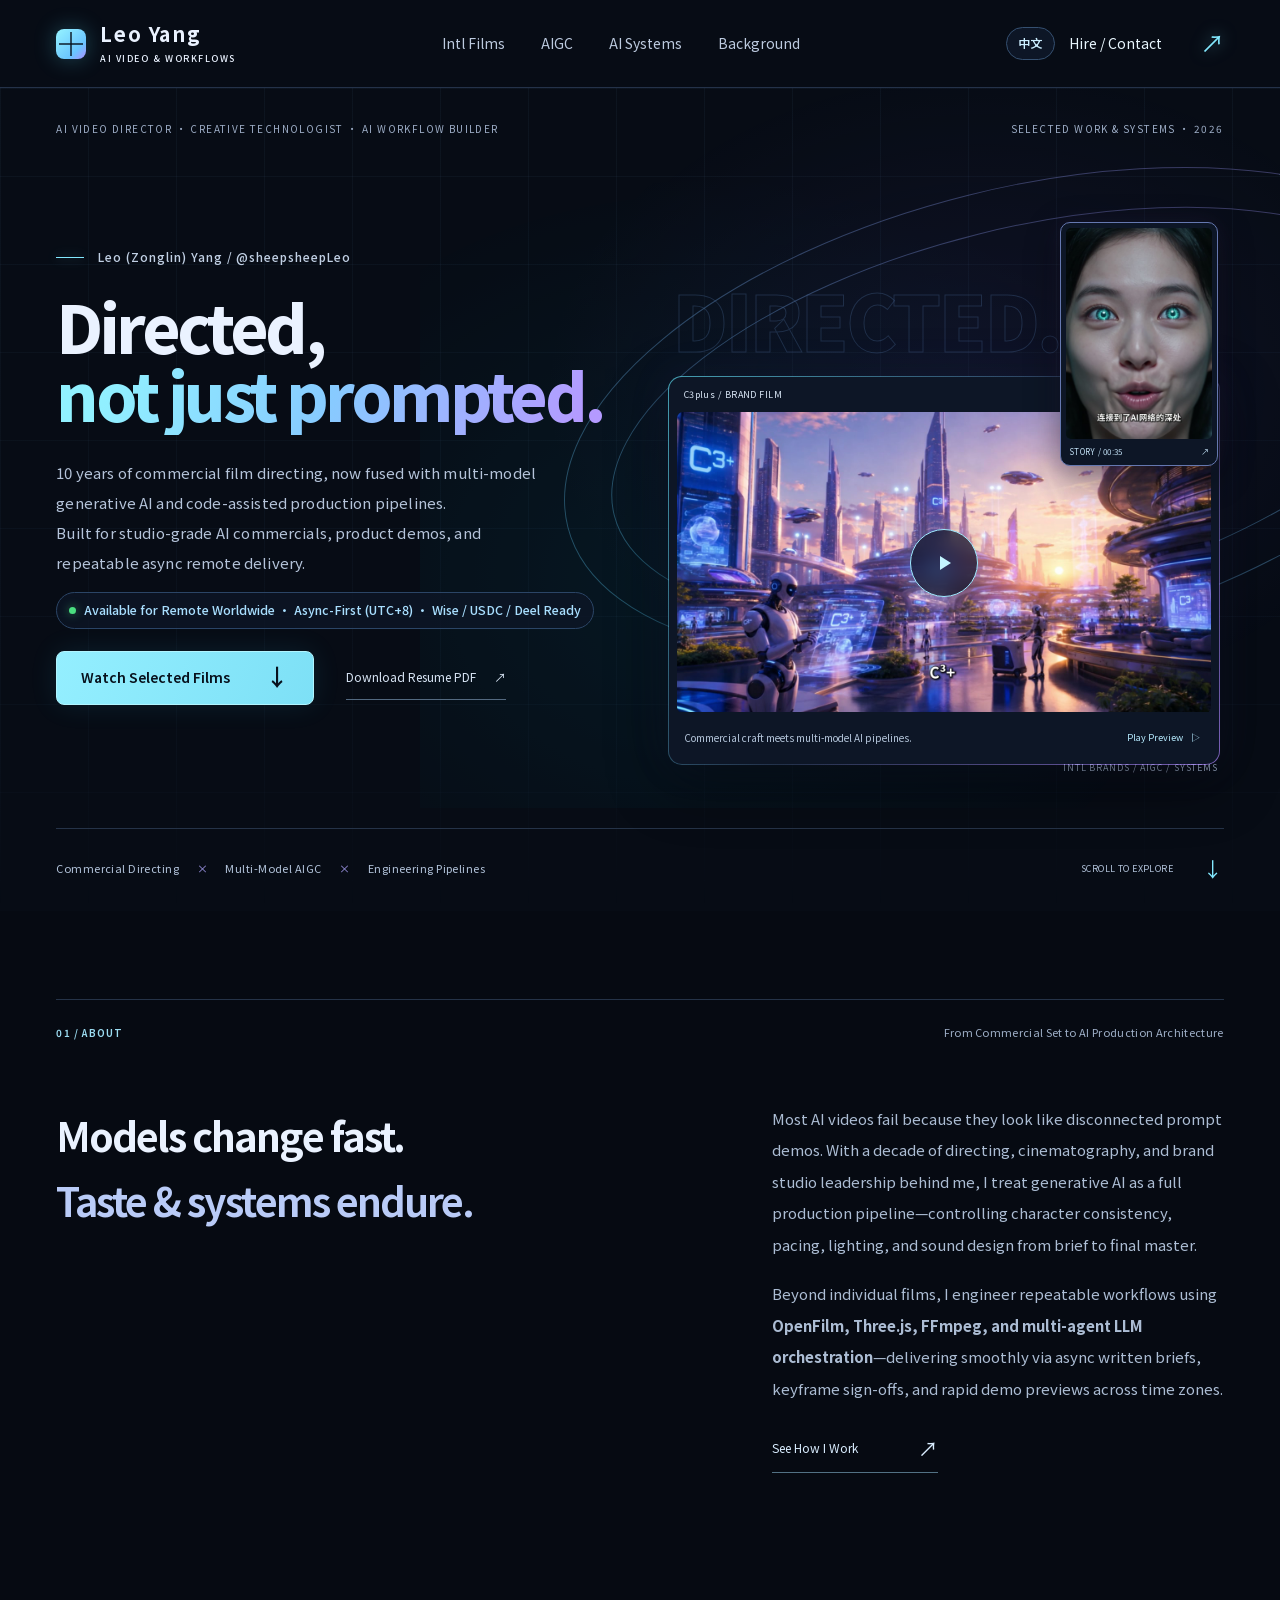
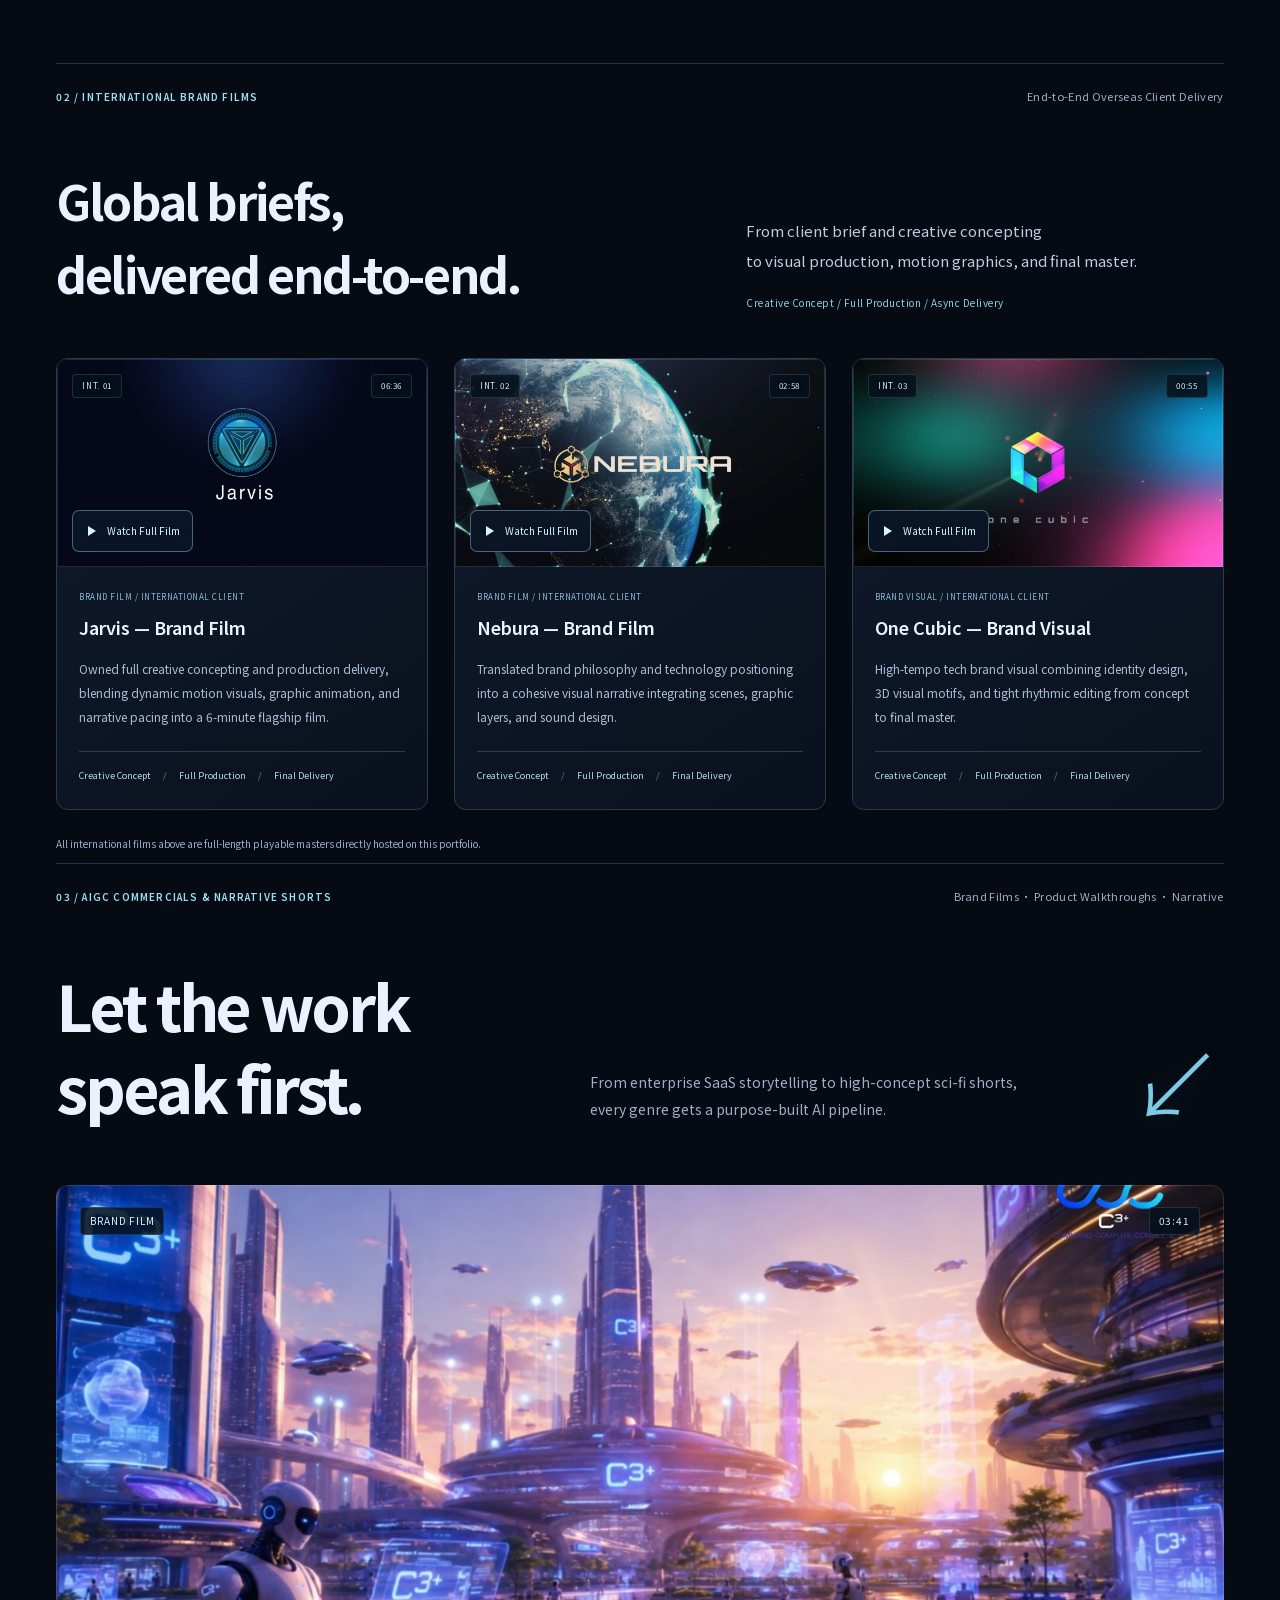
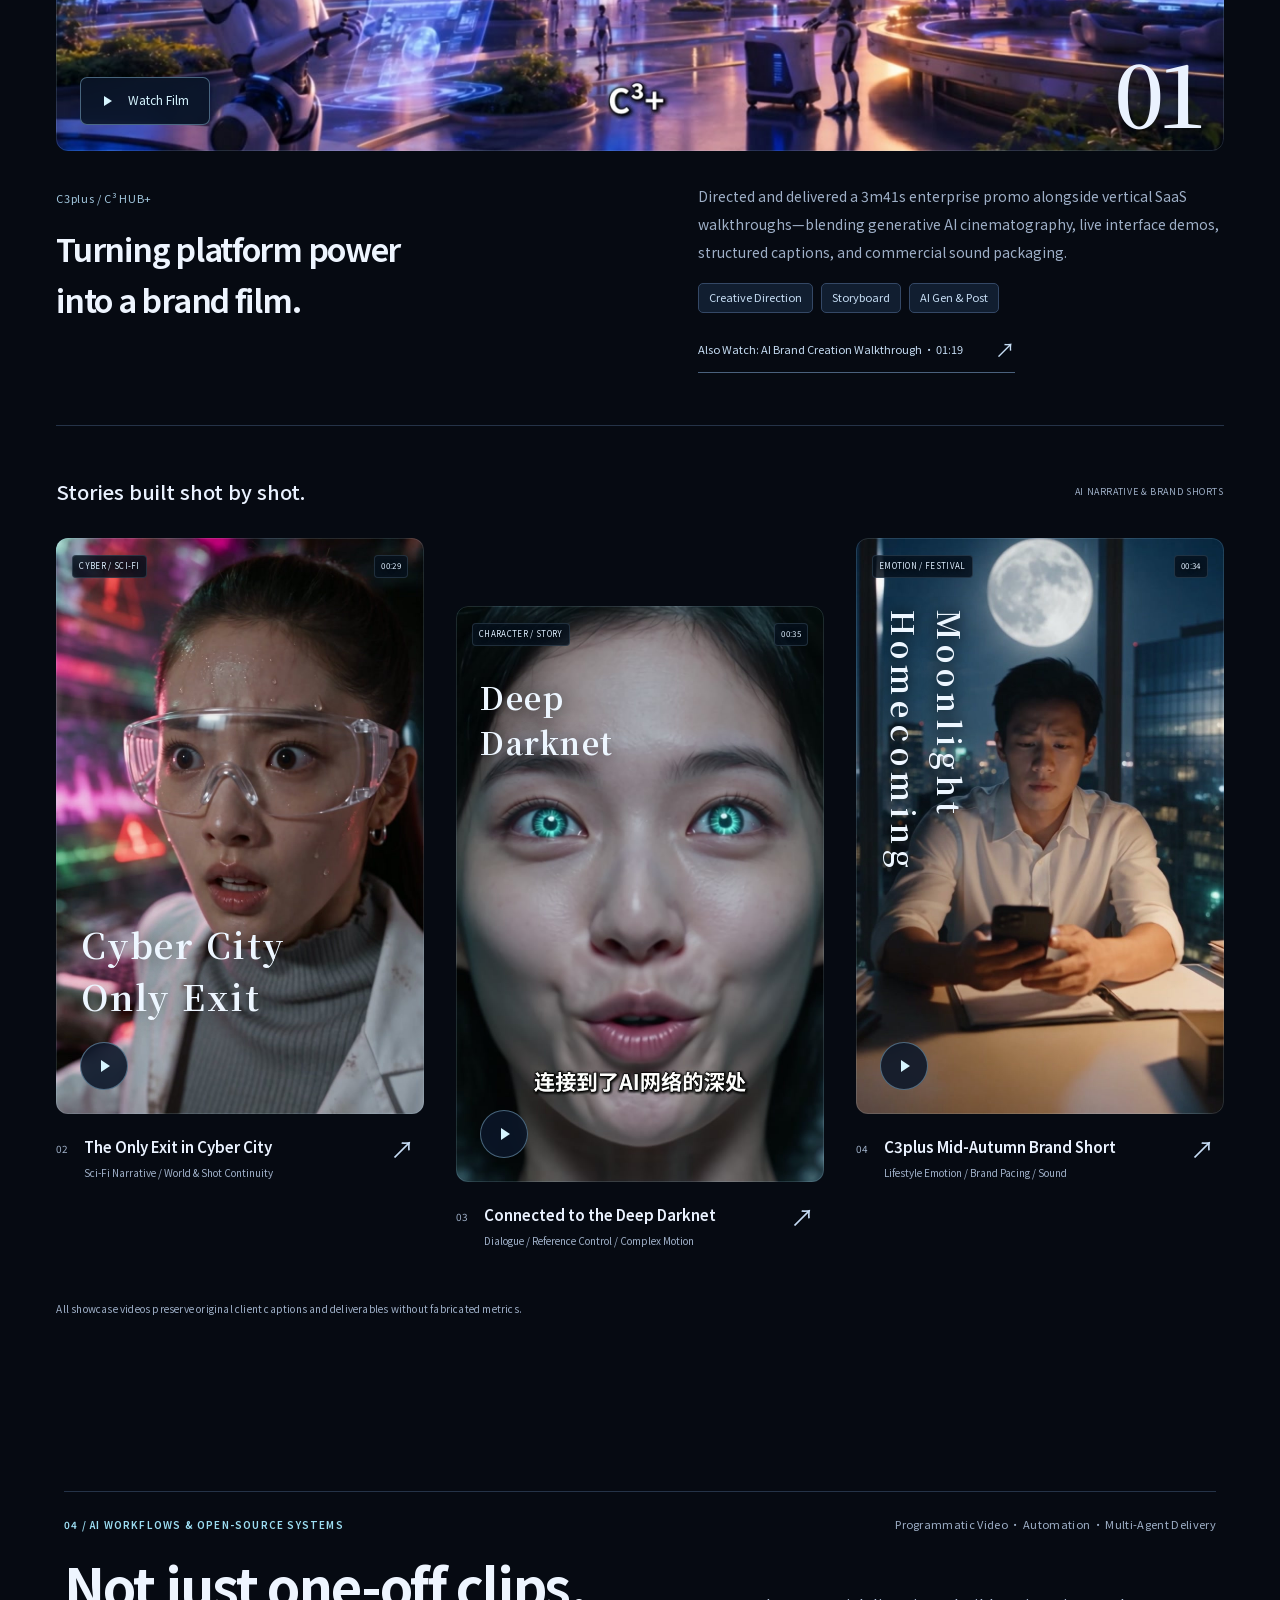
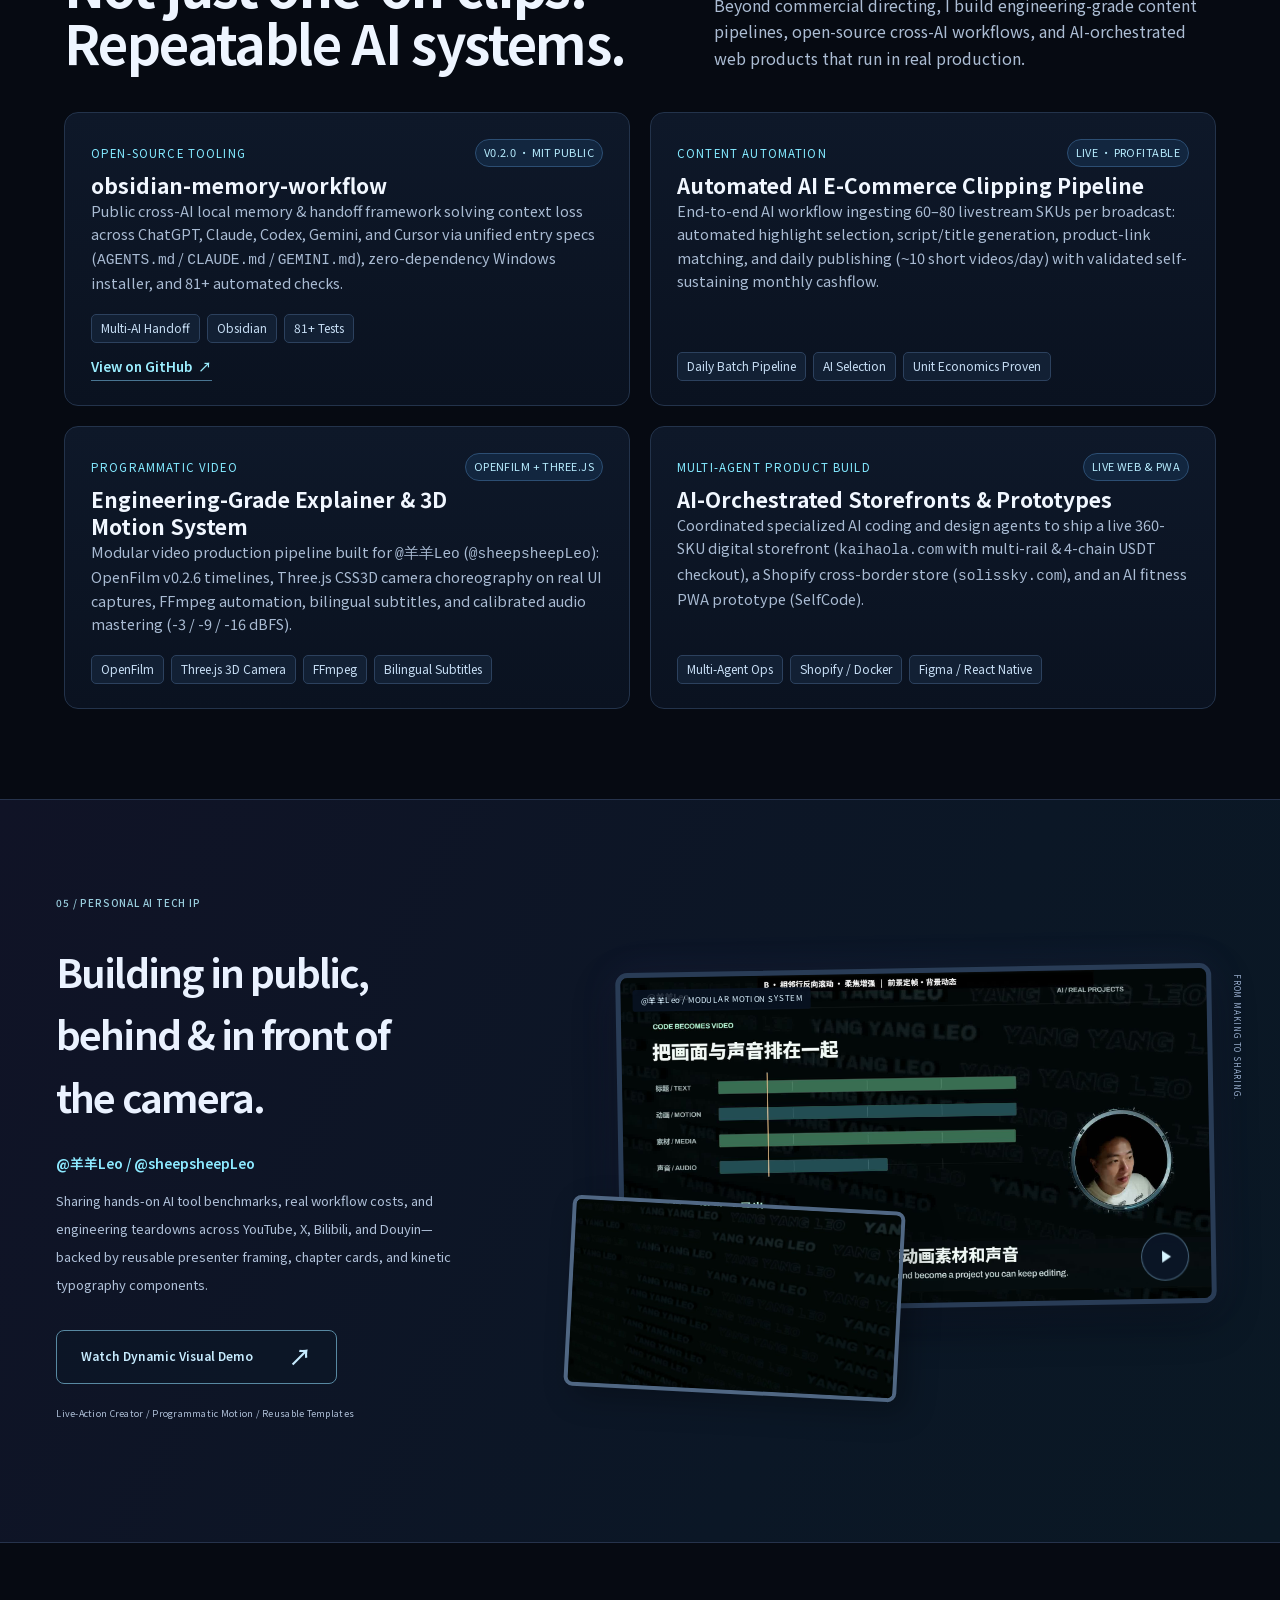
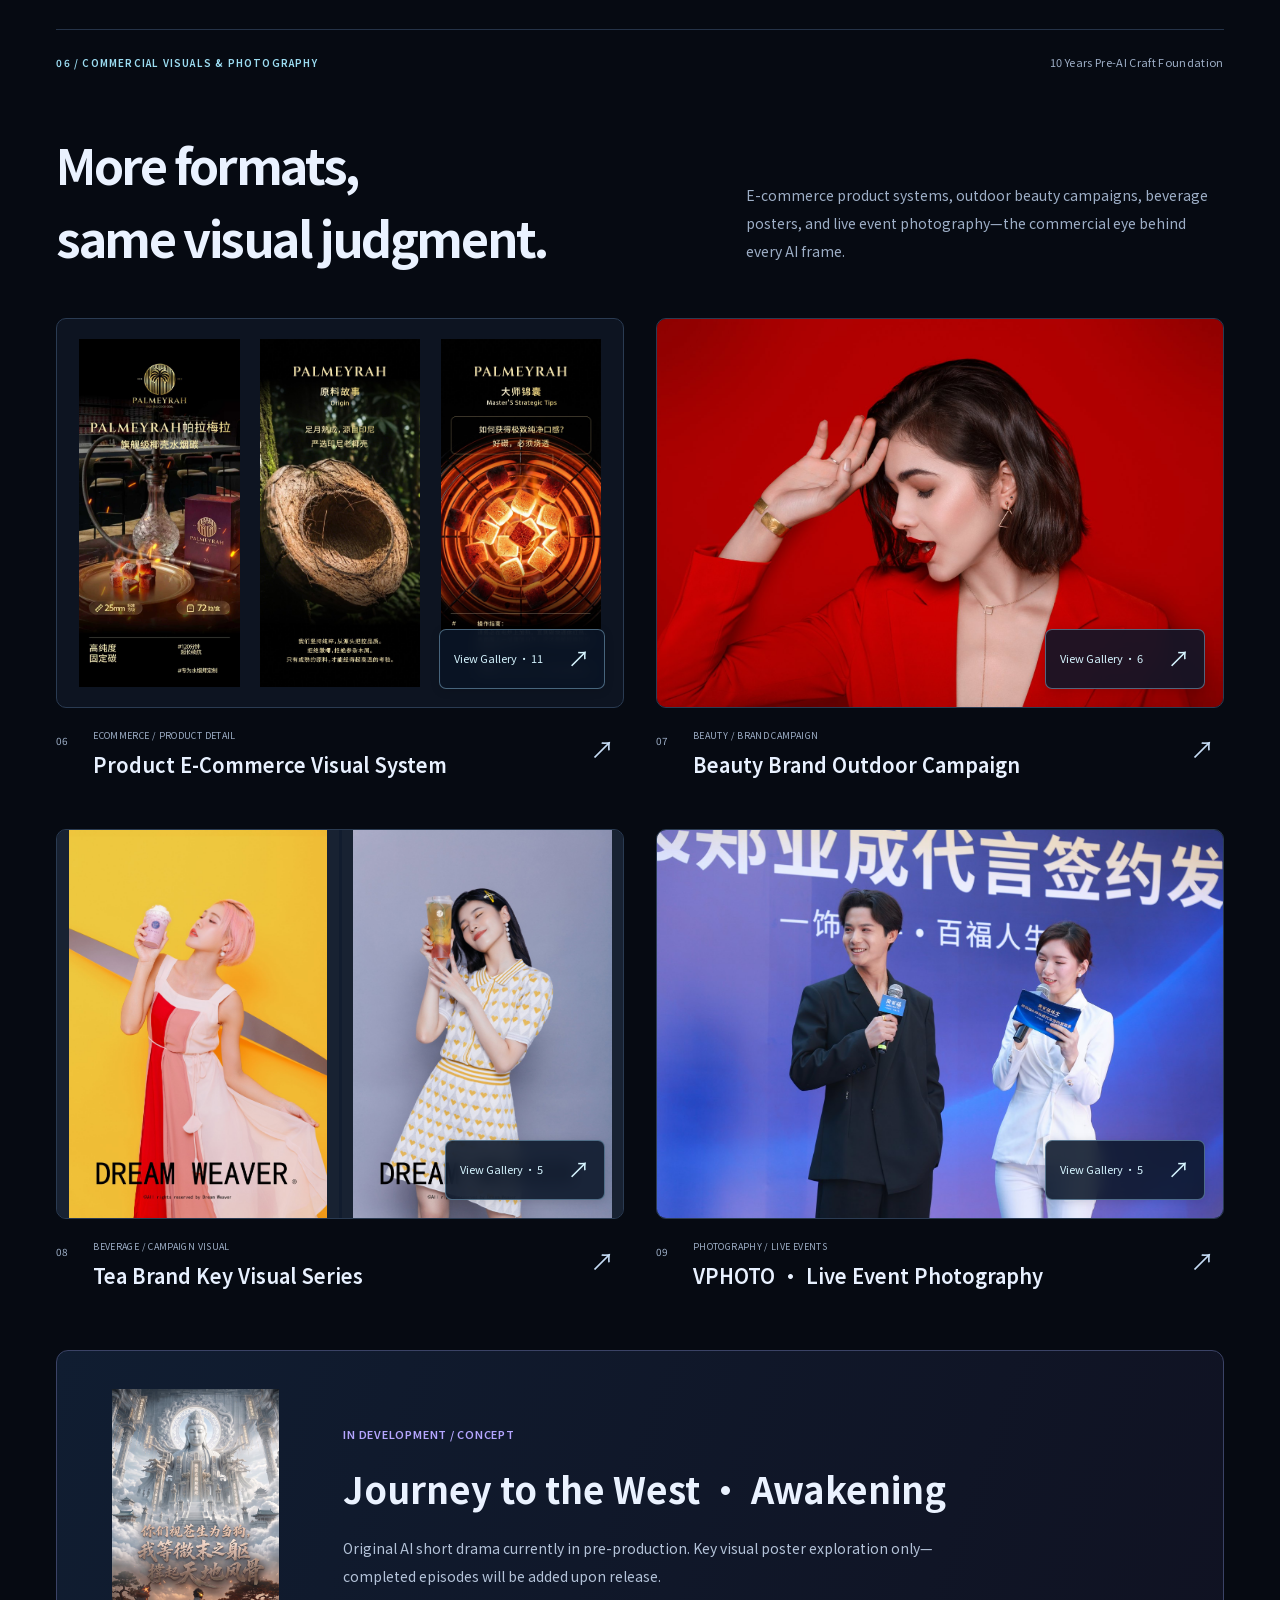
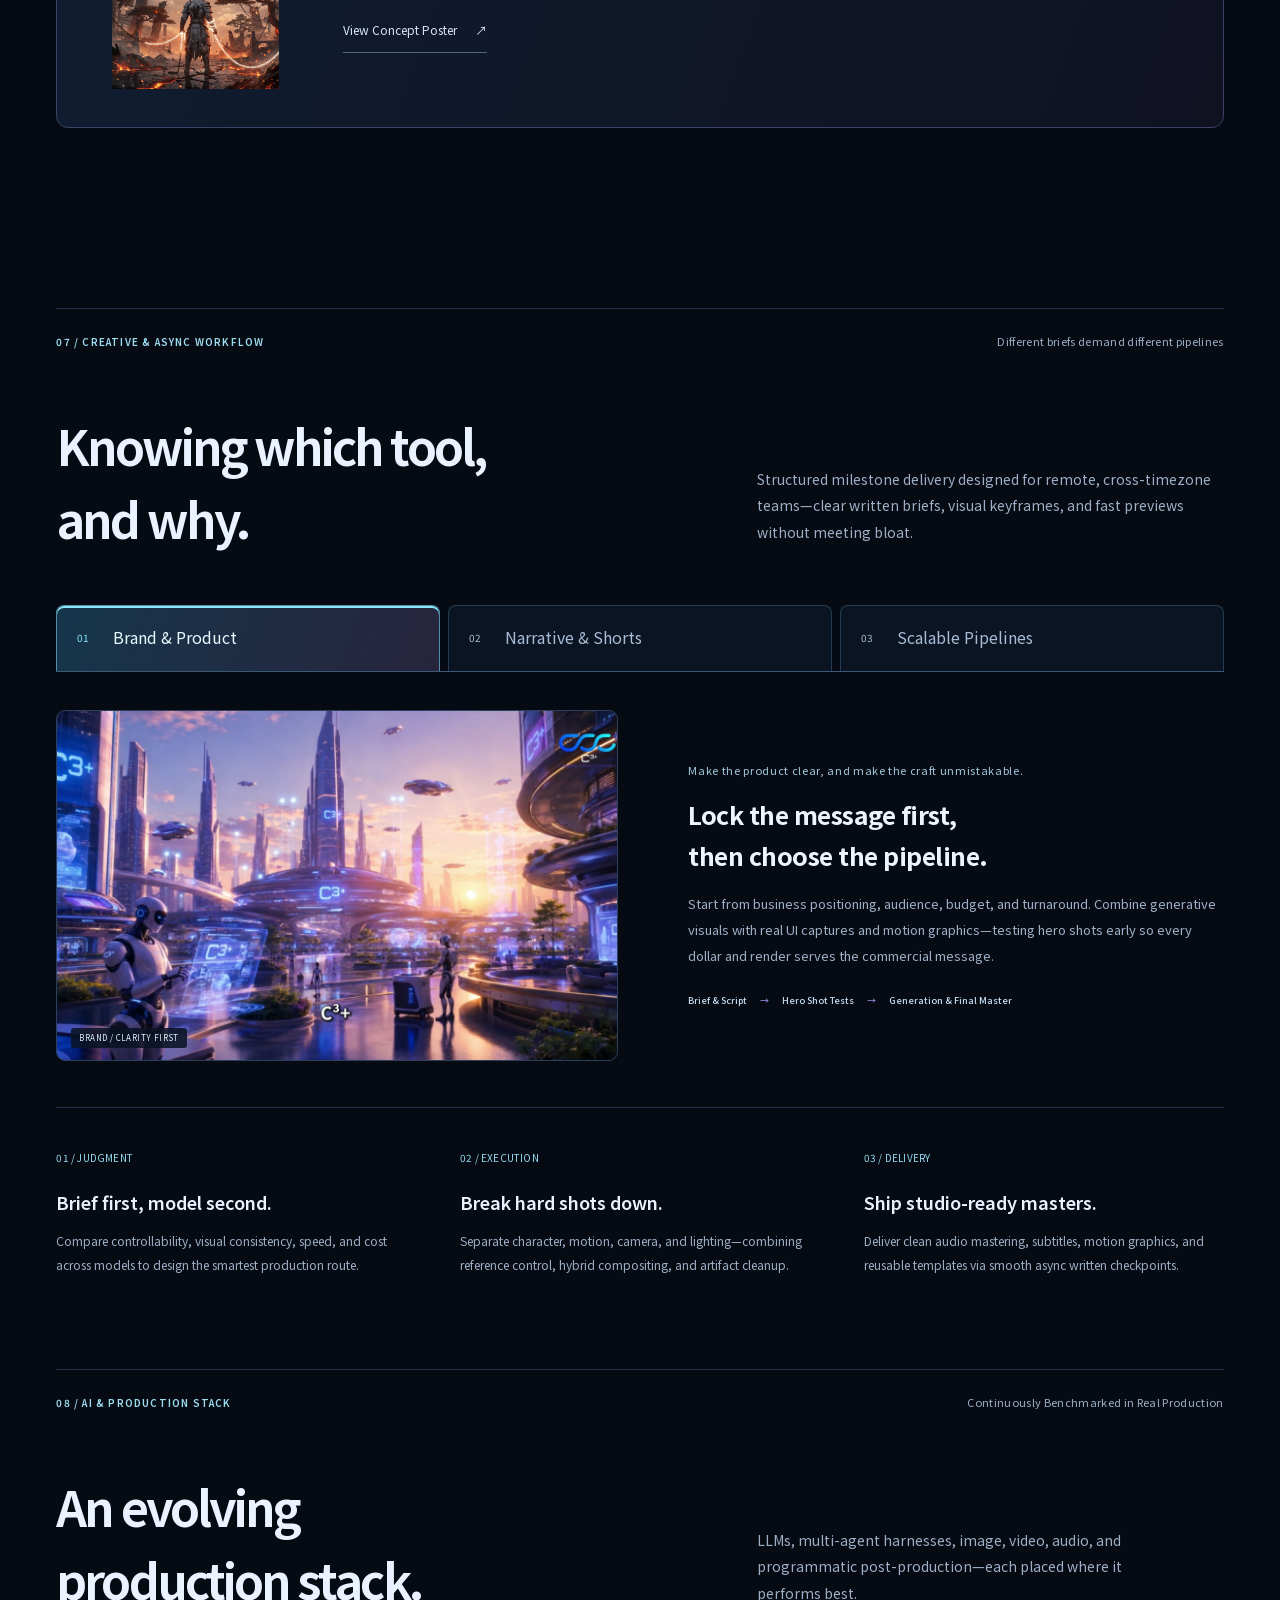
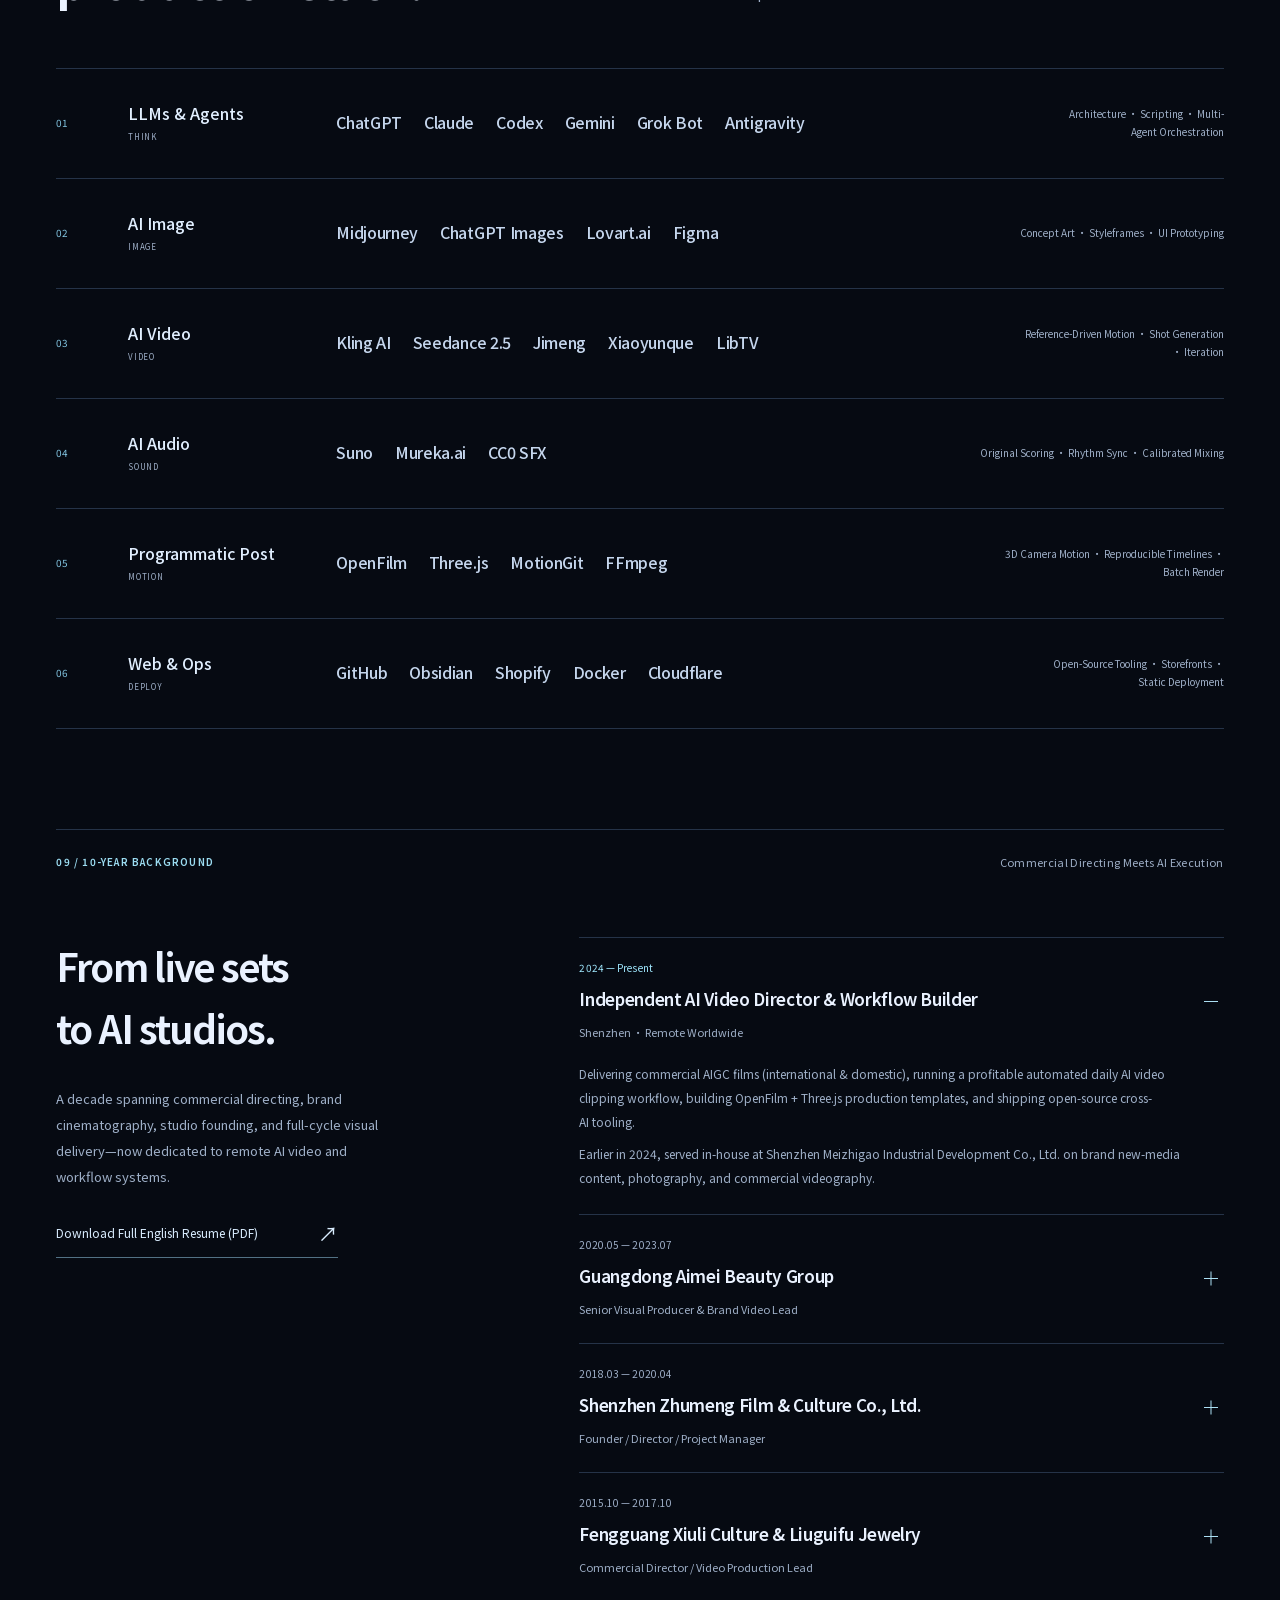
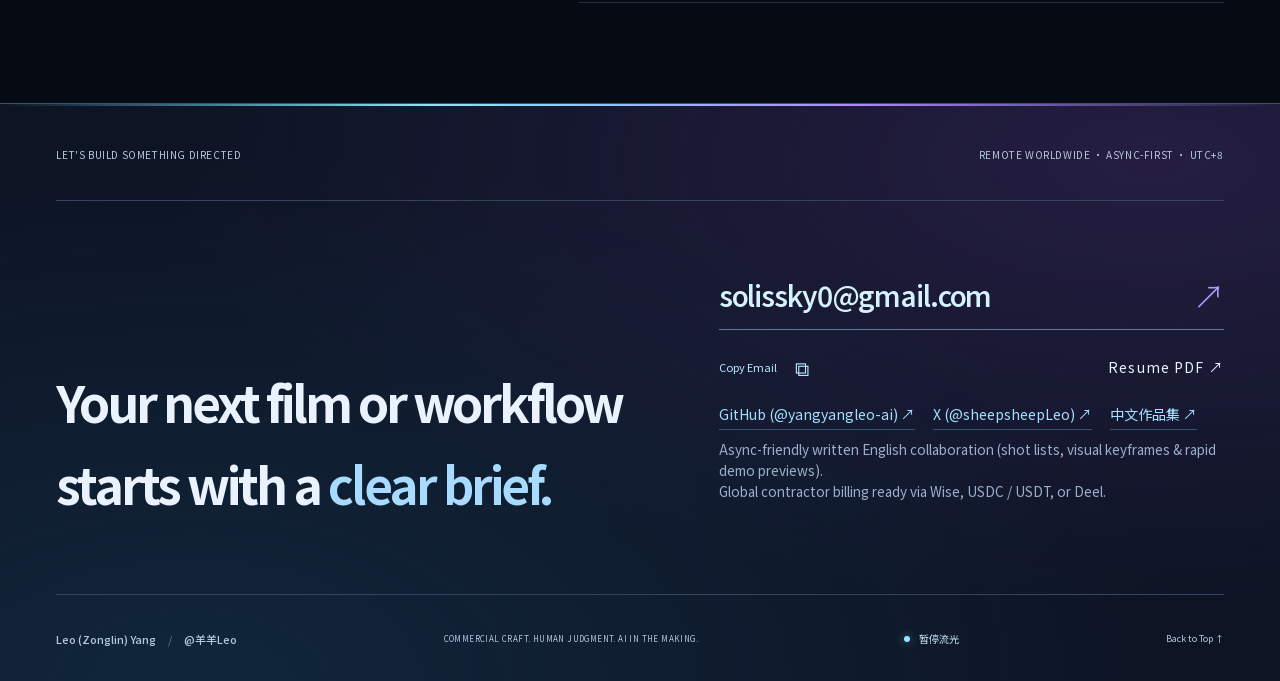
<file: index.html>
<!doctype html>
<html lang="en">
<head>
  <meta charset="utf-8">
  <meta name="viewport" content="width=device-width, initial-scale=1">
  <meta name="theme-color" content="#070c15">
  <meta name="description" content="Leo (Zonglin) Yang — AI Video Director, Creative Technologist & AI Workflow Builder. 10 years commercial filmmaking, multi-model AIGC production, programmatic video pipelines, and async remote delivery.">
  <meta name="robots" content="index, follow">
  <title>Leo (Zonglin) Yang · AI Video Director &amp; AI Workflow Portfolio</title>
  <link rel="icon" href="data:image/svg+xml,%3Csvg xmlns='http://www.w3.org/2000/svg' viewBox='0 0 32 32'%3E%3Crect width='32' height='32' rx='8' fill='%23070c15'/%3E%3Cpath d='M8 22L16 8L24 22M11 17H21' stroke='%2383e9ff' stroke-width='2' fill='none'/%3E%3C/svg%3E">
  <link rel="preload" href="assets/fonts/NotoSansSC-VF.woff2" as="font" type="font/woff2" crossorigin>
  <meta property="og:type" content="website">
  <meta property="og:title" content="Leo (Zonglin) Yang · AI Video Director &amp; AI Workflow Portfolio">
  <meta property="og:description" content="10 years commercial directing meets frontier generative AI & programmatic video workflows. International brand films, SaaS demos, and automated content pipelines.">
  <meta property="og:locale" content="en_US">
  <meta name="twitter:card" content="summary_large_image">
  <link rel="stylesheet" href="style.css">
  <link rel="stylesheet" href="dark-ai.css">
  <link rel="stylesheet" href="global-addon.css">
  <script src="site-en.js" defer></script>
  <script src="effects.js" defer></script>
</head>
<body>
  <a class="skip-link" href="#works">Skip to Works</a>
  <header class="site-header">
    <a class="identity" href="#top" aria-label="Leo Yang, back to top"><span class="identity-mark" aria-hidden="true"></span><span>Leo Yang<small>AI VIDEO &amp; WORKFLOWS</small></span></a>
    <nav aria-label="Primary Navigation">
      <a href="#international">Intl Films</a>
      <a href="#works">AIGC</a>
      <a href="#workflows">AI Systems</a>
      <a href="#experience">Background</a>
    </nav>
    <div class="header-right">
      <a class="lang-switch" href="zh.html" aria-label="Switch to Chinese">中文</a>
      <a class="header-contact" href="#contact">Hire / Contact <span aria-hidden="true">↗</span></a>
    </div>
  </header>

  <main>
    <section class="hero" id="top" aria-labelledby="hero-title">
      <svg class="hero-signal" viewBox="0 0 1440 860" preserveAspectRatio="xMidYMid slice" aria-hidden="true" focusable="false">
        <defs>
          <linearGradient id="orbit-light" x1="0" y1="1" x2="1" y2="0"><stop stop-color="#52dfff"/><stop offset=".55" stop-color="#7ebdff"/><stop offset="1" stop-color="#b18aff"/></linearGradient>
          <linearGradient id="signal-light" x1="0" y1="0" x2="1" y2="1"><stop stop-color="#76eaff" stop-opacity="0"/><stop offset=".55" stop-color="#9fefff"/><stop offset="1" stop-color="#b797ff"/></linearGradient>
        </defs>
        <ellipse class="signal-orbit" cx="1120" cy="340" rx="490" ry="235" transform="rotate(-14 1120 340)"/>
        <ellipse class="signal-orbit" cx="1120" cy="340" rx="440" ry="193" transform="rotate(-14 1120 340)"/>
        <ellipse class="signal-flow" cx="1120" cy="340" rx="490" ry="235" transform="rotate(-14 1120 340)"/>
        <ellipse class="signal-flow second" cx="1120" cy="340" rx="440" ry="193" transform="rotate(-14 1120 340)"/>
      </svg>
      <div class="hero-kicker"><span>AI VIDEO DIRECTOR · CREATIVE TECHNOLOGIST · AI WORKFLOW BUILDER</span><span class="edition">SELECTED WORK &amp; SYSTEMS · 2026</span></div>
      <div class="hero-grid">
        <div class="hero-copy">
          <p class="eyebrow"><span class="short-line"></span> Leo (Zonglin) Yang / @sheepsheepLeo</p>
          <h1 id="hero-title">Directed,<br><em>not just prompted.</em></h1>
          <p class="hero-intro">10 years of commercial film directing, now fused with multi-model generative AI and code-assisted production pipelines.<br>Built for studio-grade AI commercials, product demos, and repeatable async remote delivery.</p>
          <div class="remote-pill">Available for Remote Worldwide · Async-First (UTC+8) · Wise / USDC / Deel Ready</div>
          <div class="hero-actions" style="margin-top:22px;">
            <a class="button button-orange" href="#international">Watch Selected Films <span aria-hidden="true">↓</span></a>
            <a class="text-link" href="downloads/Leo_Yang_AI_Video_Workflow_Resume_EN.pdf" download>Download Resume PDF <span aria-hidden="true">↗</span></a>
          </div>
        </div>
        <div class="hero-art" aria-label="Selected real production frames">
          <span class="art-word" aria-hidden="true">DIRECTED.</span>
          <div class="main-reel">
            <div class="reel-topline"><span>C3plus / BRAND FILM</span><span>01 — 03:41</span></div>
            <div class="reel-picture"><video id="hero-video" class="ambient-video" src="assets/video/hero-loop.mp4" poster="assets/images/brand.jpg" muted loop playsinline preload="metadata" aria-label="C3plus corporate brand film silent loop preview"></video><button class="reel-play" data-film="brand" aria-label="Play C3plus Corporate Brand Film"><span class="play-triangle" aria-hidden="true"></span><span class="sr-only">Play Brand Film</span></button></div>
            <div class="reel-bottomline"><span>Commercial craft meets multi-model AI pipelines.</span><button id="ambient-toggle" type="button" aria-pressed="false">Play Preview <span aria-hidden="true">Ⅱ</span></button></div>
          </div>
          <button class="floating-frame frame-portrait" data-film="darknet" aria-label="Play Connected to the Deep Darknet"><img src="assets/images/darknet.jpg" alt="Female protagonist with cyan glowing eyes in AI narrative short" width="720" height="1282"><span class="frame-note">STORY / 00:35 <span aria-hidden="true">↗</span></span></button>
          <div class="floating-frame frame-contact"><img src="assets/images/cyber-screens.jpg" alt="Cyberpunk screens and console frame study" width="720" height="1280"><span>FRAME STUDY / 02</span></div>
          <span class="art-caption">REAL PRODUCTION FRAMES<br>INTL BRANDS / AIGC / SYSTEMS</span>
        </div>
      </div>
      <div class="hero-foot"><span>Commercial Directing <b>×</b> Multi-Model AIGC <b>×</b> Engineering Pipelines</span><a href="#international">SCROLL TO EXPLORE <span aria-hidden="true">↓</span></a></div>
    </section>

    <section class="intro-section paper-section" aria-labelledby="intro-title">
      <div class="section-index"><span>01 / ABOUT</span><span>From Commercial Set to AI Production Architecture</span></div>
      <div class="intro-grid">
        <h2 id="intro-title">Models change fast.<br><span class="serif">Taste &amp; systems endure.</span></h2>
        <div class="intro-copy">
          <p>Most AI videos fail because they look like disconnected prompt demos. With a decade of directing, cinematography, and brand studio leadership behind me, I treat generative AI as a full production pipeline—controlling character consistency, pacing, lighting, and sound design from brief to final master.</p>
          <p>Beyond individual films, I engineer repeatable workflows using <strong>OpenFilm, Three.js, FFmpeg, and multi-agent LLM orchestration</strong>—delivering smoothly via async written briefs, keyframe sign-offs, and rapid demo previews across time zones.</p>
          <a class="underlined-link" href="#approach">See How I Work <span aria-hidden="true">↗</span></a>
        </div>
      </div>
    </section>

    <section class="international-section paper-section" id="international" aria-labelledby="international-title">
      <div class="section-index"><span>02 / INTERNATIONAL BRAND FILMS</span><span>End-to-End Overseas Client Delivery</span></div>
      <div class="international-heading">
        <h2 id="international-title">Global briefs,<br>delivered end-to-end.</h2>
        <div>
          <p>From client brief and creative concepting<br>to visual production, motion graphics, and final master.</p>
          <span>Creative Concept / Full Production / Async Delivery</span>
        </div>
      </div>
      <div class="international-grid">
        <article class="international-case">
          <button class="international-poster work-image" data-film="jarvis" aria-label="Play Jarvis Brand Film">
            <img src="assets/images/jarvis.jpg" alt="Jarvis international brand film still" width="1280" height="720" loading="lazy">
            <span class="image-top"><span>INT. 01</span><span>06:36</span></span>
            <span class="image-play"><span class="play-triangle" aria-hidden="true"></span> Watch Full Film</span>
          </button>
          <div class="international-caption">
            <p class="project-category">BRAND FILM / INTERNATIONAL CLIENT</p>
            <h3>Jarvis — Brand Film</h3>
            <p>Owned full creative concepting and production delivery, blending dynamic motion visuals, graphic animation, and narrative pacing into a 6-minute flagship film.</p>
            <div class="international-role"><span>Creative Concept</span><span>Full Production</span><span>Final Delivery</span></div>
          </div>
        </article>
        <article class="international-case">
          <button class="international-poster work-image" data-film="nebura" aria-label="Play Nebura Brand Film">
            <img src="assets/images/nebura.jpg" alt="Nebura international brand film still" width="1280" height="720" loading="lazy">
            <span class="image-top"><span>INT. 02</span><span>02:58</span></span>
            <span class="image-play"><span class="play-triangle" aria-hidden="true"></span> Watch Full Film</span>
          </button>
          <div class="international-caption">
            <p class="project-category">BRAND FILM / INTERNATIONAL CLIENT</p>
            <h3>Nebura — Brand Film</h3>
            <p>Translated brand philosophy and technology positioning into a cohesive visual narrative integrating scenes, graphic layers, and sound design.</p>
            <div class="international-role"><span>Creative Concept</span><span>Full Production</span><span>Final Delivery</span></div>
          </div>
        </article>
        <article class="international-case">
          <button class="international-poster work-image" data-film="one-cubic" aria-label="Play One Cubic Brand Visual">
            <img src="assets/images/one-cubic.jpg" alt="One Cubic international brand film still" width="1280" height="720" loading="lazy">
            <span class="image-top"><span>INT. 03</span><span>00:55</span></span>
            <span class="image-play"><span class="play-triangle" aria-hidden="true"></span> Watch Full Film</span>
          </button>
          <div class="international-caption">
            <p class="project-category">BRAND VISUAL / INTERNATIONAL CLIENT</p>
            <h3>One Cubic — Brand Visual</h3>
            <p>High-tempo tech brand visual combining identity design, 3D visual motifs, and tight rhythmic editing from concept to final master.</p>
            <div class="international-role"><span>Creative Concept</span><span>Full Production</span><span>Final Delivery</span></div>
          </div>
        </article>
      </div>
      <p class="international-note">All international films above are full-length playable masters directly hosted on this portfolio.</p>
    </section>

    <section class="work-section paper-section" id="works" aria-labelledby="works-title">
      <div class="section-index"><span>03 / AIGC COMMERCIALS &amp; NARRATIVE SHORTS</span><span>Brand Films · Product Walkthroughs · Narrative</span></div>
      <div class="section-heading">
        <h2 id="works-title">Let the work<br>speak first.</h2>
        <p>From enterprise SaaS storytelling to high-concept sci-fi shorts,<br>every genre gets a purpose-built AI pipeline.</p>
        <span class="heading-arrow" aria-hidden="true">↙</span>
      </div>

      <article class="featured-work">
        <button class="work-image landscape" data-film="brand" aria-label="Play C3plus Corporate Brand Film">
          <img src="assets/images/brand.jpg" alt="Futuristic city and AI mobility scene from C3plus brand film" width="1280" height="720" loading="lazy">
          <span class="image-top"><span>BRAND FILM</span><span>03:41</span></span>
          <span class="image-play"><span class="play-triangle" aria-hidden="true"></span> Watch Film</span>
          <span class="image-number" aria-hidden="true">01</span>
        </button>
        <div class="featured-caption">
          <div><span class="project-category">C3plus / C³ HUB+</span><h3>Turning platform power<br>into a brand film.</h3></div>
          <div class="project-description">
            <p>Directed and delivered a 3m41s enterprise promo alongside vertical SaaS walkthroughs—blending generative AI cinematography, live interface demos, structured captions, and commercial sound packaging.</p>
            <div class="project-tags"><span>Creative Direction</span><span>Storyboard</span><span>AI Gen &amp; Post</span></div>
            <button class="inline-film" data-film="tutorial">Also Watch: AI Brand Creation Walkthrough · 01:19 <span aria-hidden="true">↗</span></button>
          </div>
        </div>
      </article>

      <div class="shorts-heading"><h3>Stories built shot by shot.</h3><span>AI NARRATIVE &amp; BRAND SHORTS</span></div>
      <div class="shorts-grid">
        <article class="short-work">
          <button class="work-image portrait" data-film="cyber" aria-label="Play The Only Exit in Cyber City">
            <img src="assets/images/cyber.jpg" alt="Female researcher in neon cyberpunk scene" width="720" height="1280" loading="lazy">
            <span class="image-top"><span>CYBER / SCI-FI</span><span>00:29</span></span>
            <span class="portrait-title" aria-hidden="true">Cyber City<br>Only Exit</span>
            <span class="round-play"><span class="play-triangle" aria-hidden="true"></span></span>
          </button>
          <div class="short-caption"><span>02</span><div><h4>The Only Exit in Cyber City</h4><p>Sci-Fi Narrative / World &amp; Shot Continuity</p></div><button data-film="cyber" aria-label="Play Cyber City short" class="arrow-button">↗</button></div>
        </article>
        <article class="short-work offset-work">
          <button class="work-image portrait darknet-poster" data-film="darknet" aria-label="Play Connected to the Deep Darknet">
            <img src="assets/images/darknet.jpg" alt="Close-up portrait with glowing cyan eyes" width="720" height="1282" loading="lazy">
            <span class="image-top"><span>CHARACTER / STORY</span><span>00:35</span></span>
            <span class="portrait-title" aria-hidden="true">Deep<br>Darknet</span>
            <span class="round-play"><span class="play-triangle" aria-hidden="true"></span></span>
          </button>
          <div class="short-caption"><span>03</span><div><h4>Connected to the Deep Darknet</h4><p>Dialogue / Reference Control / Complex Motion</p></div><button data-film="darknet" aria-label="Play Darknet short" class="arrow-button">↗</button></div>
        </article>
        <article class="short-work">
          <button class="work-image portrait moon-poster" data-film="moon" aria-label="Play C3plus Mid-Autumn Short">
            <img src="assets/images/moon.jpg" alt="Man looking at phone under moonlight" width="720" height="1280" loading="lazy">
            <span class="image-top"><span>EMOTION / FESTIVAL</span><span>00:34</span></span>
            <span class="portrait-title" aria-hidden="true">Moonlight<br>Homecoming</span>
            <span class="round-play"><span class="play-triangle" aria-hidden="true"></span></span>
          </button>
          <div class="short-caption"><span>04</span><div><h4>C3plus Mid-Autumn Brand Short</h4><p>Lifestyle Emotion / Brand Pacing / Sound</p></div><button data-film="moon" aria-label="Play Mid-Autumn short" class="arrow-button">↗</button></div>
        </article>
      </div>
      <p class="works-note">All showcase videos preserve original client captions and deliverables without fabricated metrics.</p>
    </section>

    <section class="workflow-section paper-section" id="workflows" aria-labelledby="workflows-title">
      <div class="section-index"><span>04 / AI WORKFLOWS &amp; OPEN-SOURCE SYSTEMS</span><span>Programmatic Video · Automation · Multi-Agent Delivery</span></div>
      <div class="workflow-heading">
        <h2 id="workflows-title">Not just one-off clips.<br><span class="serif">Repeatable AI systems.</span></h2>
        <p>Beyond commercial directing, I build engineering-grade content pipelines, open-source cross-AI workflows, and AI-orchestrated web products that run in real production.</p>
      </div>
      <div class="workflow-grid">
        <article class="workflow-card">
          <div>
            <div class="workflow-meta"><span>OPEN-SOURCE TOOLING</span><span class="workflow-status">v0.2.0 · MIT Public</span></div>
            <h3>obsidian-memory-workflow</h3>
            <p>Public cross-AI local memory &amp; handoff framework solving context loss across ChatGPT, Claude, Codex, Gemini, and Cursor via unified entry specs (<code>AGENTS.md</code> / <code>CLAUDE.md</code> / <code>GEMINI.md</code>), zero-dependency Windows installer, and 81+ automated checks.</p>
          </div>
          <div>
            <div class="workflow-tags"><span>Multi-AI Handoff</span><span>Obsidian</span><span>81+ Tests</span></div>
            <p style="margin-top:12px;"><a class="workflow-link" href="https://github.com/yangyangleo-ai/obsidian-memory-workflow" target="_blank" rel="noopener">View on GitHub <span aria-hidden="true">↗</span></a></p>
          </div>
        </article>

        <article class="workflow-card">
          <div>
            <div class="workflow-meta"><span>CONTENT AUTOMATION</span><span class="workflow-status">Live · Profitable</span></div>
            <h3>Automated AI E-Commerce Clipping Pipeline</h3>
            <p>End-to-end AI workflow ingesting 60–80 livestream SKUs per broadcast: automated highlight selection, script/title generation, product-link matching, and daily publishing (~10 short videos/day) with validated self-sustaining monthly cashflow.</p>
          </div>
          <div class="workflow-tags"><span>Daily Batch Pipeline</span><span>AI Selection</span><span>Unit Economics Proven</span></div>
        </article>

        <article class="workflow-card">
          <div>
            <div class="workflow-meta"><span>PROGRAMMATIC VIDEO</span><span class="workflow-status">OpenFilm + Three.js</span></div>
            <h3>Engineering-Grade Explainer &amp; 3D Motion System</h3>
            <p>Modular video production pipeline built for <code>@羊羊Leo</code> (<code>@sheepsheepLeo</code>): OpenFilm v0.2.6 timelines, Three.js CSS3D camera choreography on real UI captures, FFmpeg automation, bilingual subtitles, and calibrated audio mastering (-3 / -9 / -16 dBFS).</p>
          </div>
          <div class="workflow-tags"><span>OpenFilm</span><span>Three.js 3D Camera</span><span>FFmpeg</span><span>Bilingual Subtitles</span></div>
        </article>

        <article class="workflow-card">
          <div>
            <div class="workflow-meta"><span>MULTI-AGENT PRODUCT BUILD</span><span class="workflow-status">Live Web &amp; PWA</span></div>
            <h3>AI-Orchestrated Storefronts &amp; Prototypes</h3>
            <p>Coordinated specialized AI coding and design agents to ship a live 360-SKU digital storefront (<code>kaihaola.com</code> with multi-rail &amp; 4-chain USDT checkout), a Shopify cross-border store (<code>solissky.com</code>), and an AI fitness PWA prototype (SelfCode).</p>
          </div>
          <div class="workflow-tags"><span>Multi-Agent Ops</span><span>Shopify / Docker</span><span>Figma / React Native</span></div>
        </article>
      </div>
    </section>

    <section class="ip-section" aria-labelledby="ip-title">
      <div class="ip-copy">
        <p class="eyebrow">05 / PERSONAL AI TECH IP</p>
        <h2 id="ip-title">Building in public,<br>behind &amp; in front of <span class="serif">the camera.</span></h2>
        <p class="ip-name">@羊羊Leo / @sheepsheepLeo</p>
        <p>Sharing hands-on AI tool benchmarks, real workflow costs, and engineering teardowns across YouTube, X, Bilibili, and Douyin—backed by reusable presenter framing, chapter cards, and kinetic typography components.</p>
        <button class="button button-outline" data-film="leo">Watch Dynamic Visual Demo <span aria-hidden="true">↗</span></button>
        <span class="ip-meta">Live-Action Creator / Programmatic Motion / Reusable Templates</span>
      </div>
      <div class="ip-visual">
        <button data-film="leo" class="ip-main" aria-label="Watch Leo dynamic visual demo"><img src="assets/images/leo-brand.jpg" alt="Personal AI IP presenter framing and dynamic visual identity" width="1920" height="1080" loading="lazy"><span class="ip-screen-label">@羊羊Leo / MODULAR MOTION SYSTEM</span><span class="round-play"><span class="play-triangle" aria-hidden="true"></span></span></button>
        <img class="ip-secondary" src="assets/images/leo-namewall.jpg" alt="Kinetic typography wall visual element" width="960" height="540" loading="lazy">
        <span class="ip-side-label">FROM MAKING TO SHARING.</span>
      </div>
    </section>

    <section class="visual-section paper-section" id="visual-work" aria-labelledby="visual-title">
      <div class="section-index"><span>06 / COMMERCIAL VISUALS &amp; PHOTOGRAPHY</span><span>10 Years Pre-AI Craft Foundation</span></div>
      <div class="visual-heading">
        <h2 id="visual-title">More formats,<br>same visual judgment.</h2>
        <p>E-commerce product systems, outdoor beauty campaigns, beverage posters, and live event photography—the commercial eye behind every AI frame.</p>
      </div>
      <div class="visual-grid">
        <article class="visual-case"><button class="visual-cover visual-ecommerce" data-gallery="ecommerce" aria-label="View E-Commerce Product Detail Gallery"><img src="assets/images/portfolio/ecommerce-01.jpg" alt="E-commerce visual design sample" loading="lazy"><img src="assets/images/portfolio/ecommerce-03.jpg" alt="E-commerce visual design sample" loading="lazy"><img src="assets/images/portfolio/ecommerce-04.jpg" alt="E-commerce visual design sample" loading="lazy"><span class="visual-view">View Gallery · 11 <i aria-hidden="true">↗</i></span></button><div class="visual-case-caption"><span>06</span><div><p>ECOMMERCE / PRODUCT DETAIL</p><h3>Product E-Commerce Visual System</h3></div><button class="arrow-button" data-gallery="ecommerce" aria-label="View E-Commerce Gallery">↗</button></div></article>
        <article class="visual-case"><button class="visual-cover visual-beauty" data-gallery="beauty" aria-label="View Beauty Campaign Gallery"><img src="assets/images/portfolio/beauty-01.jpg" alt="Beauty brand outdoor campaign visual" loading="lazy"><span class="visual-view">View Gallery · 6 <i aria-hidden="true">↗</i></span></button><div class="visual-case-caption"><span>07</span><div><p>BEAUTY / BRAND CAMPAIGN</p><h3>Beauty Brand Outdoor Campaign</h3></div><button class="arrow-button" data-gallery="beauty" aria-label="View Beauty Campaign Gallery">↗</button></div></article>
        <article class="visual-case"><button class="visual-cover visual-tea" data-gallery="tea" aria-label="View Tea Brand Poster Gallery"><img src="assets/images/portfolio/tea-01.jpg" alt="Tea brand campaign poster" loading="lazy"><img src="assets/images/portfolio/tea-02.jpg" alt="Tea brand campaign poster" loading="lazy"><span class="visual-view">View Gallery · 5 <i aria-hidden="true">↗</i></span></button><div class="visual-case-caption"><span>08</span><div><p>BEVERAGE / CAMPAIGN VISUAL</p><h3>Tea Brand Key Visual Series</h3></div><button class="arrow-button" data-gallery="tea" aria-label="View Tea Brand Gallery">↗</button></div></article>
        <article class="visual-case"><button class="visual-cover visual-events" data-gallery="events" aria-label="View VPHOTO Live Events Gallery"><img src="assets/images/portfolio/events-01.jpg" alt="Live brand event photography" loading="lazy"><span class="visual-view">View Gallery · 5 <i aria-hidden="true">↗</i></span></button><div class="visual-case-caption"><span>09</span><div><p>PHOTOGRAPHY / LIVE EVENTS</p><h3>VPHOTO · Live Event Photography</h3></div><button class="arrow-button" data-gallery="events" aria-label="View Live Events Gallery">↗</button></div></article>
      </div>
      <article class="planned-project"><button data-gallery="drama" class="planned-image" aria-label="View AI Short Drama Concept Poster"><img src="assets/images/portfolio/drama-01.jpg" alt="Concept poster for AI short drama in development" loading="lazy"></button><div class="planned-copy"><p class="planned-status">IN DEVELOPMENT / CONCEPT</p><h3>Journey to the West · Awakening</h3><p>Original AI short drama currently in pre-production. Key visual poster exploration only—completed episodes will be added upon release.</p><button data-gallery="drama" class="text-link">View Concept Poster <span aria-hidden="true">↗</span></button></div></article>
    </section>

    <section class="approach-section paper-section" id="approach" aria-labelledby="approach-title">
      <div class="section-index"><span>07 / CREATIVE &amp; ASYNC WORKFLOW</span><span>Different briefs demand different pipelines</span></div>
      <div class="approach-heading"><h2 id="approach-title">Knowing which tool,<br>and <span class="serif">why.</span></h2><p>Structured milestone delivery designed for remote, cross-timezone teams—clear written briefs, visual keyframes, and fast previews without meeting bloat.</p></div>
      <div class="approach-tabs" role="tablist" aria-label="Production approaches">
        <button role="tab" id="tab-brand" aria-selected="true" aria-controls="approach-panel" data-approach="brand" tabindex="0"><span>01</span> Brand &amp; Product</button>
        <button role="tab" id="tab-story" aria-selected="false" aria-controls="approach-panel" data-approach="story" tabindex="-1"><span>02</span> Narrative &amp; Shorts</button>
        <button role="tab" id="tab-ip" aria-selected="false" aria-controls="approach-panel" data-approach="ip" tabindex="-1"><span>03</span> Scalable Pipelines</button>
      </div>
      <div class="approach-panel" id="approach-panel" role="tabpanel" aria-labelledby="tab-brand" tabindex="0">
        <div class="approach-image"><img id="approach-picture" src="assets/images/brand.jpg" alt="Futuristic cityscape frame from commercial brand film" width="1280" height="720" loading="lazy"><span id="approach-image-label">BRAND / CLARITY FIRST</span></div>
        <div class="approach-text">
          <p class="project-category" id="approach-kicker">Make the product clear, and make the craft unmistakable.</p>
          <h3 id="approach-subtitle">Lock the message first,<br>then choose the pipeline.</h3>
          <p id="approach-description">Start from business positioning, audience, budget, and turnaround. Combine generative visuals with real UI captures and motion graphics—testing hero shots early so every dollar and render serves the commercial message.</p>
          <div id="approach-route" class="approach-route"><span>Brief &amp; Script</span><i>→</i><span>Hero Shot Tests</span><i>→</i><span>Generation &amp; Final Master</span></div>
        </div>
      </div>
      <div class="principles">
        <div><span>01 / JUDGMENT</span><h3>Brief first, model second.</h3><p>Compare controllability, visual consistency, speed, and cost across models to design the smartest production route.</p></div>
        <div><span>02 / EXECUTION</span><h3>Break hard shots down.</h3><p>Separate character, motion, camera, and lighting—combining reference control, hybrid compositing, and artifact cleanup.</p></div>
        <div><span>03 / DELIVERY</span><h3>Ship studio-ready masters.</h3><p>Deliver clean audio mastering, subtitles, motion graphics, and reusable templates via smooth async written checkpoints.</p></div>
      </div>
    </section>

    <section class="tools-section paper-section" aria-labelledby="tools-title">
      <div class="section-index"><span>08 / AI &amp; PRODUCTION STACK</span><span>Continuously Benchmarked in Real Production</span></div>
      <div class="tools-heading"><h2 id="tools-title">An evolving<br><span class="serif">production stack.</span></h2><p>LLMs, multi-agent harnesses, image, video, audio, and programmatic post-production—each placed where it performs best.</p></div>
      <div class="tools-list">
        <div class="tool-row"><span class="tool-number">01</span><h3>LLMs &amp; Agents<small>THINK</small></h3><div class="tool-names"><span>ChatGPT</span><span>Claude</span><span>Codex</span><span>Gemini</span><span>Grok Bot</span><span>Antigravity</span></div><p>Architecture · Scripting · Multi-Agent Orchestration</p></div>
        <div class="tool-row"><span class="tool-number">02</span><h3>AI Image<small>IMAGE</small></h3><div class="tool-names"><span>Midjourney</span><span>ChatGPT Images</span><span>Lovart.ai</span><span>Figma</span></div><p>Concept Art · Styleframes · UI Prototyping</p></div>
        <div class="tool-row"><span class="tool-number">03</span><h3>AI Video<small>VIDEO</small></h3><div class="tool-names"><span>Kling AI</span><span>Seedance 2.5</span><span>Jimeng</span><span>Xiaoyunque</span><span>LibTV</span></div><p>Reference-Driven Motion · Shot Generation · Iteration</p></div>
        <div class="tool-row"><span class="tool-number">04</span><h3>AI Audio<small>SOUND</small></h3><div class="tool-names"><span>Suno</span><span>Mureka.ai</span><span>CC0 SFX</span></div><p>Original Scoring · Rhythm Sync · Calibrated Mixing</p></div>
        <div class="tool-row"><span class="tool-number">05</span><h3>Programmatic Post<small>MOTION</small></h3><div class="tool-names"><span>OpenFilm</span><span>Three.js</span><span>MotionGit</span><span>FFmpeg</span></div><p>3D Camera Motion · Reproducible Timelines · Batch Render</p></div>
        <div class="tool-row"><span class="tool-number">06</span><h3>Web &amp; Ops<small>DEPLOY</small></h3><div class="tool-names"><span>GitHub</span><span>Obsidian</span><span>Shopify</span><span>Docker</span><span>Cloudflare</span></div><p>Open-Source Tooling · Storefronts · Static Deployment</p></div>
      </div>
    </section>

    <section class="experience-section paper-section" id="experience" aria-labelledby="experience-title">
      <div class="section-index"><span>09 / 10-YEAR BACKGROUND</span><span>Commercial Directing Meets AI Execution</span></div>
      <div class="experience-grid">
        <div class="experience-intro">
          <h2 id="experience-title">From live sets<br>to AI studios.</h2>
          <p>A decade spanning commercial directing, brand cinematography, studio founding, and full-cycle visual delivery—now dedicated to remote AI video and workflow systems.</p>
          <a class="underlined-link" href="downloads/Leo_Yang_AI_Video_Workflow_Resume_EN.pdf" download>Download Full English Resume (PDF) <span aria-hidden="true">↗</span></a>
        </div>
        <div class="career-list">
          <details class="job" open>
            <summary><span class="job-date">2024 — Present</span><span class="job-heading"><strong>Independent AI Video Director &amp; Workflow Builder</strong><span>Shenzhen · Remote Worldwide</span></span><span class="job-toggle" aria-hidden="true"></span></summary>
            <div class="job-detail"><p>Delivering commercial AIGC films (international &amp; domestic), running a profitable automated daily AI video clipping workflow, building OpenFilm + Three.js production templates, and shipping open-source cross-AI tooling.</p><p>Earlier in 2024, served in-house at Shenzhen Meizhigao Industrial Development Co., Ltd. on brand new-media content, photography, and commercial videography.</p></div>
          </details>
          <details class="job">
            <summary><span class="job-date">2020.05 — 2023.07</span><span class="job-heading"><strong>Guangdong Aimei Beauty Group</strong><span>Senior Visual Producer &amp; Brand Video Lead</span></span><span class="job-toggle" aria-hidden="true"></span></summary>
            <div class="job-detail"><p>Directed event, portrait, and product photography/videography across group business units, unifying brand visual identity.</p><p>Owned end-to-end print and short-form ad video production, annual/monthly schedules, asset libraries, and studio gear.</p></div>
          </details>
          <details class="job">
            <summary><span class="job-date">2018.03 — 2020.04</span><span class="job-heading"><strong>Shenzhen Zhumeng Film &amp; Culture Co., Ltd.</strong><span>Founder / Director / Project Manager</span></span><span class="job-toggle" aria-hidden="true"></span></summary>
            <div class="job-detail"><p>Founded and operated an independent commercial photography and advertising production studio—managing client briefs, proposals, budgets, crews, directing, post-production, and commercial delivery.</p></div>
          </details>
          <details class="job">
            <summary><span class="job-date">2015.10 — 2017.10</span><span class="job-heading"><strong>Fengguang Xiuli Culture &amp; Liuguifu Jewelry</strong><span>Commercial Director / Video Production Lead</span></span><span class="job-toggle" aria-hidden="true"></span></summary>
            <div class="job-detail"><p>Directed brand commercials, corporate image films, and promotional campaigns; led scripting, storyboarding, on-set crew direction, and post-production QA.</p></div>
          </details>
        </div>
      </div>
    </section>

    <section class="contact-section" id="contact" aria-labelledby="contact-title">
      <div class="contact-top"><span>LET'S BUILD SOMETHING DIRECTED</span><span>REMOTE WORLDWIDE · ASYNC-FIRST · UTC+8</span></div>
      <div class="contact-grid">
        <h2 id="contact-title">Your next film or workflow<br>starts with a <span class="serif">clear brief.</span></h2>
        <div class="contact-links">
          <a href="mailto:solissky0@gmail.com">solissky0@gmail.com <span aria-hidden="true">↗</span></a>
          <div class="contact-small">
            <button type="button" id="copy-email">Copy Email <span aria-hidden="true">⧉</span></button>
            <a href="downloads/Leo_Yang_AI_Video_Workflow_Resume_EN.pdf" download>Resume PDF ↗</a>
          </div>
          <div class="contact-social">
            <a href="https://github.com/yangyangleo-ai" target="_blank" rel="noopener">GitHub (@yangyangleo-ai) ↗</a>
            <a href="https://x.com/sheepsheepLeo" target="_blank" rel="noopener">X (@sheepsheepLeo) ↗</a>
            <a href="zh.html">中文作品集 ↗</a>
          </div>
          <p class="contact-async-note">Async-friendly written English collaboration (shot lists, visual keyframes &amp; rapid demo previews).<br>Global contractor billing ready via Wise, USDC / USDT, or Deel.</p>
          <p id="copy-status" class="copy-status" role="status" aria-live="polite"></p>
        </div>
      </div>
      <div class="contact-footer"><span>Leo (Zonglin) Yang <b>/</b> @羊羊Leo</span><span>COMMERCIAL CRAFT. HUMAN JUDGMENT. AI IN THE MAKING.</span><button type="button" id="effects-toggle" class="fx-toggle" aria-pressed="true">Pause Glow</button><a href="#top">Back to Top ↑</a></div>
    </section>
  </main>

  <dialog id="film-dialog" aria-labelledby="film-title" aria-describedby="film-description"><div class="film-dialog-header"><div><p id="film-category">SELECTED WORK</p><h2 id="film-title">Film Preview</h2></div><button type="button" id="close-film" class="close-film" aria-label="Close film">Close <span aria-hidden="true">×</span></button></div><div class="film-screen"><video id="film-player" controls playsinline preload="metadata"></video></div><p id="film-description"></p><p id="film-error" role="status" hidden>Browser playback failed. <a id="film-download" href="#" download>Download video file</a></p></dialog>
  <dialog id="gallery-dialog" aria-labelledby="gallery-title"><div class="film-dialog-header"><div><p id="gallery-category"></p><h2 id="gallery-title"></h2></div><button type="button" id="close-gallery" class="close-film" aria-label="Close gallery">Close <span aria-hidden="true">×</span></button></div><div id="gallery-stage"><img id="gallery-image" alt=""></div><div class="gallery-controls"><button id="gallery-prev" aria-label="Previous image">←</button><span id="gallery-count" aria-live="polite"></span><button id="gallery-next" aria-label="Next image">→</button><button id="gallery-zoom" aria-pressed="false">Zoom In</button></div><p id="gallery-description"></p></dialog>
</body>
</html>
</file>
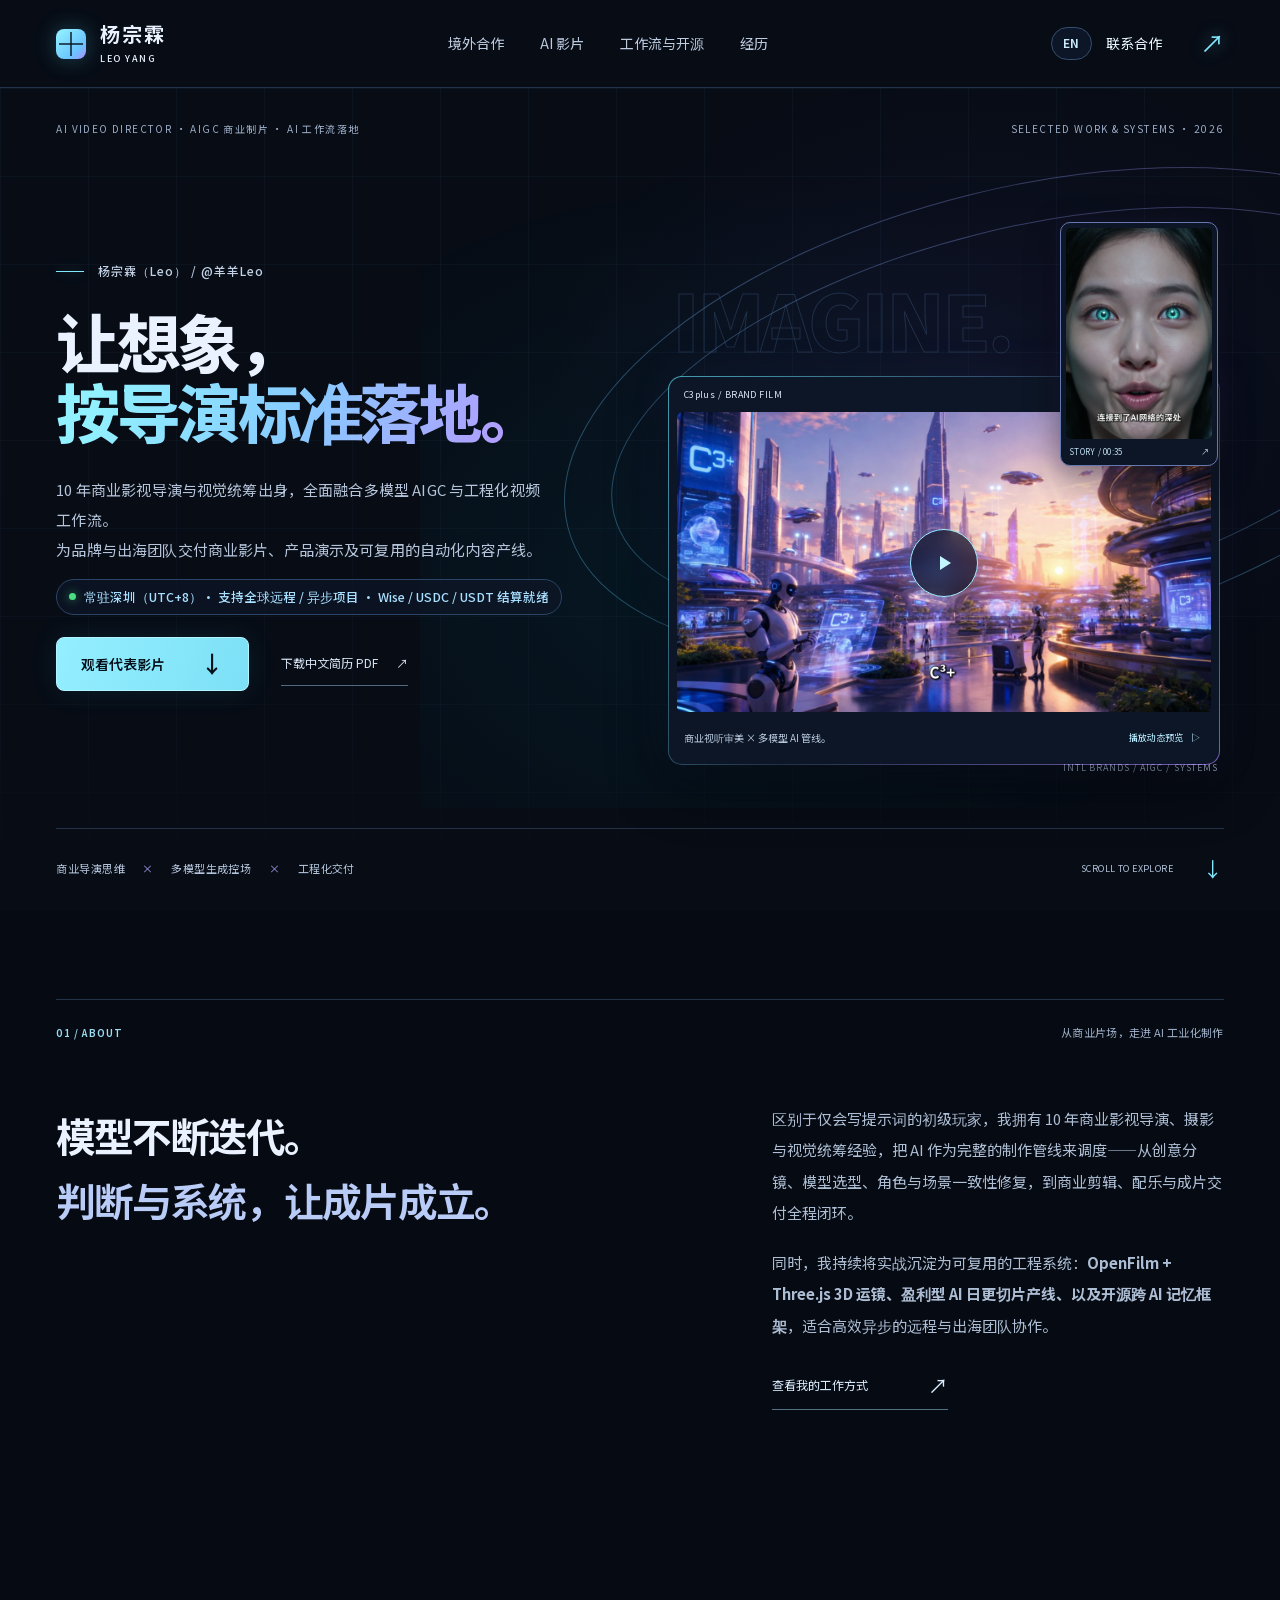
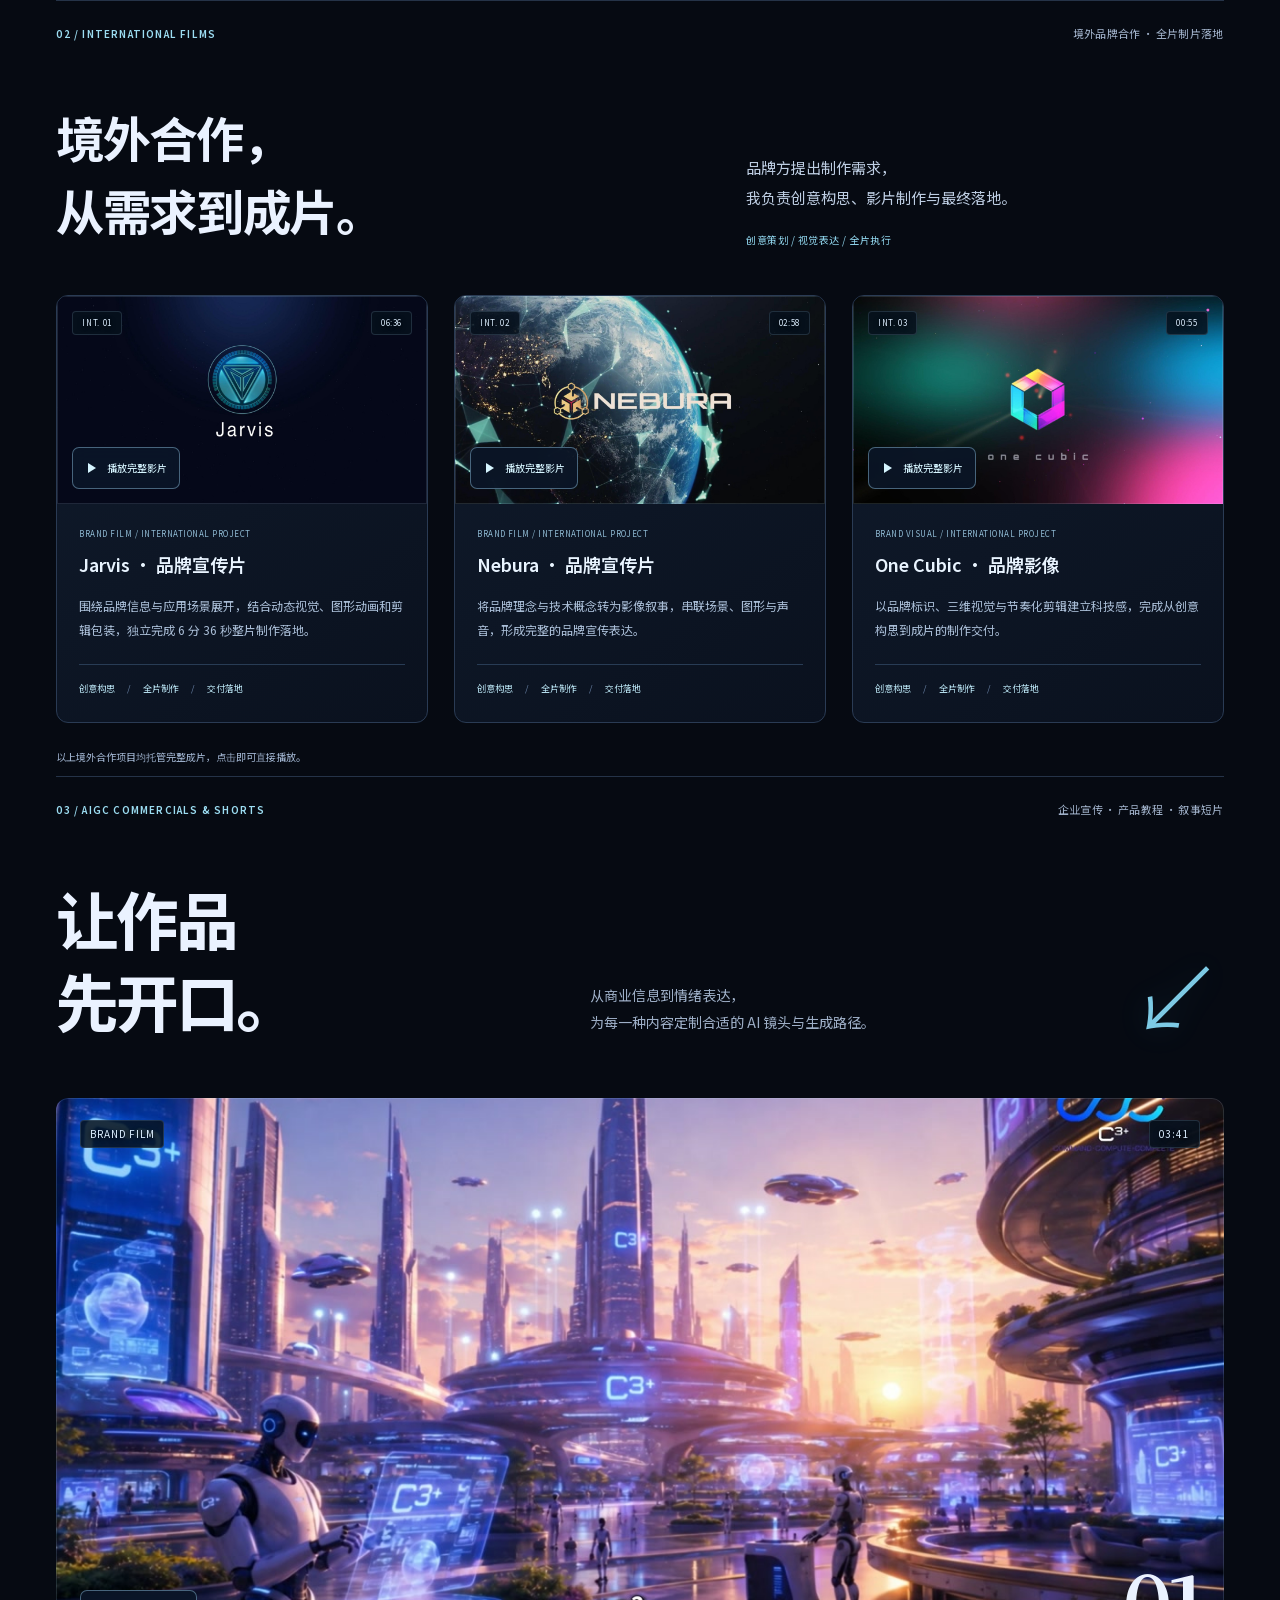
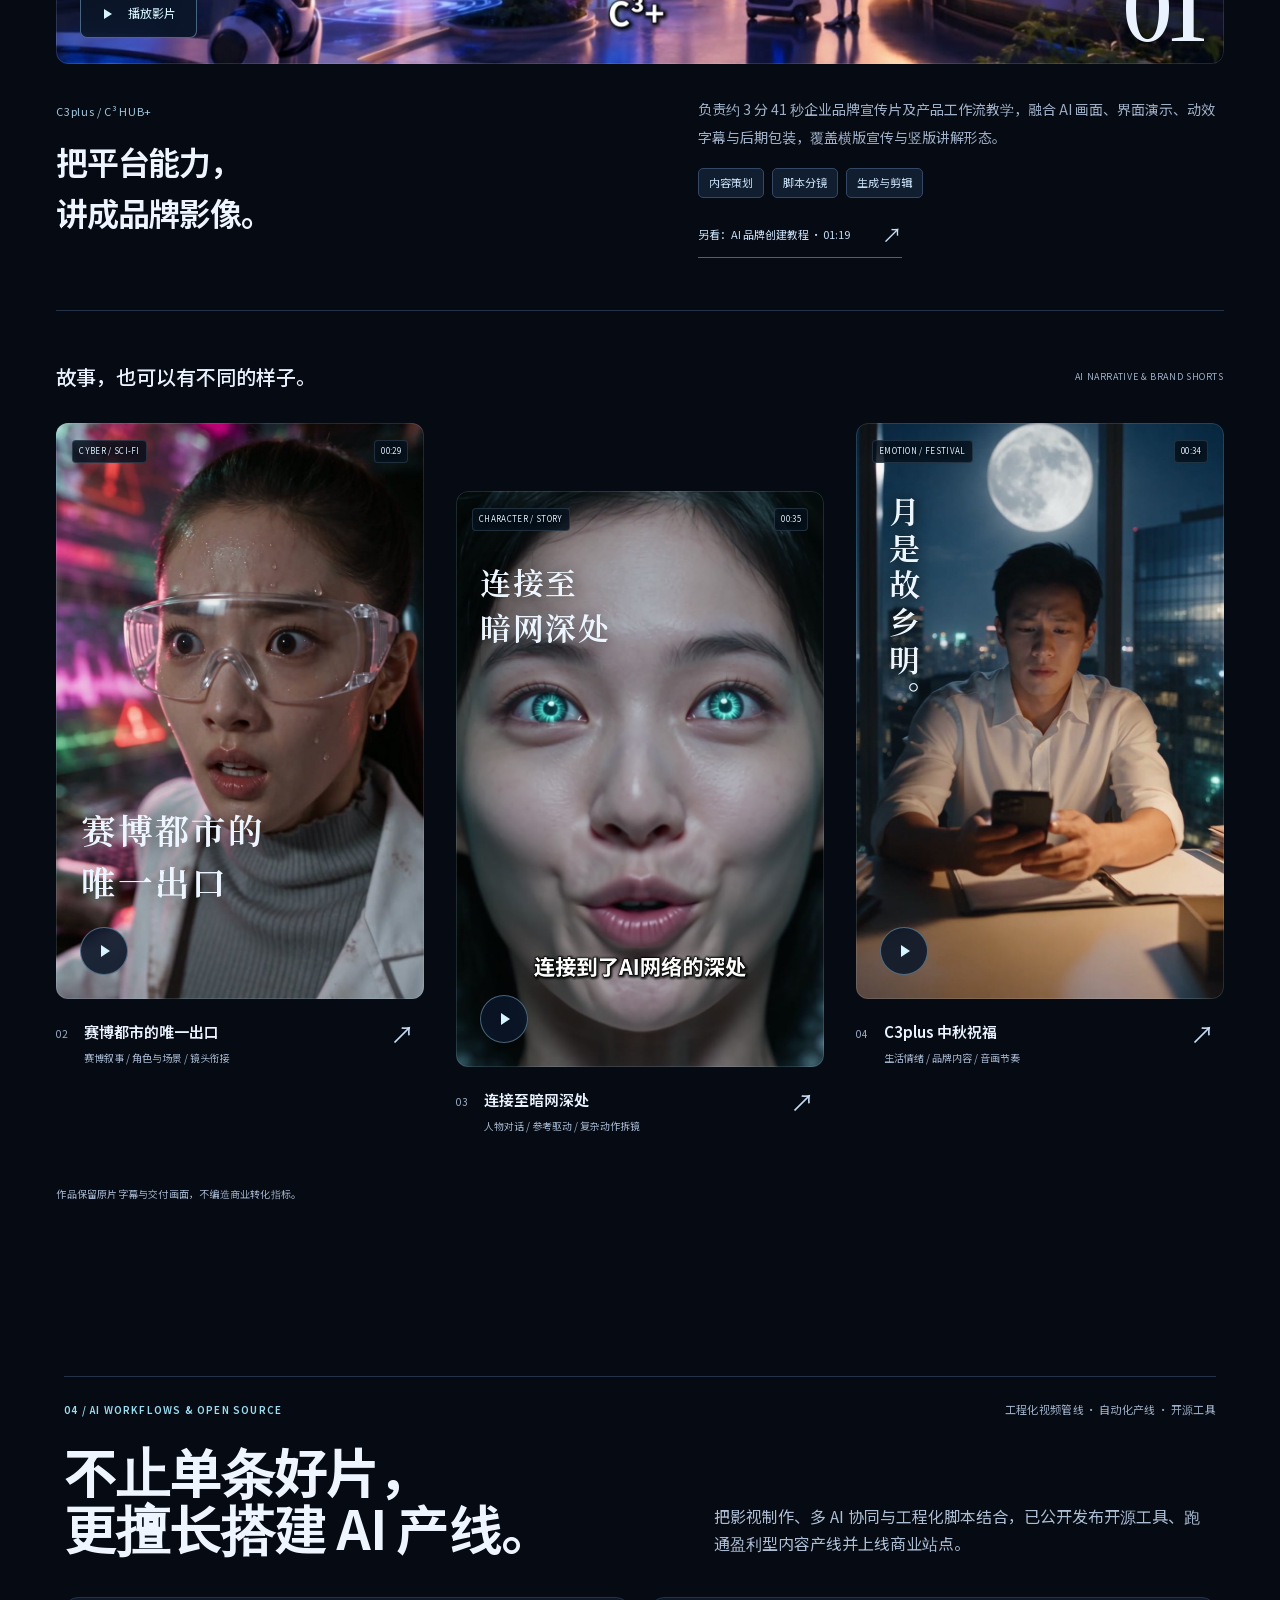
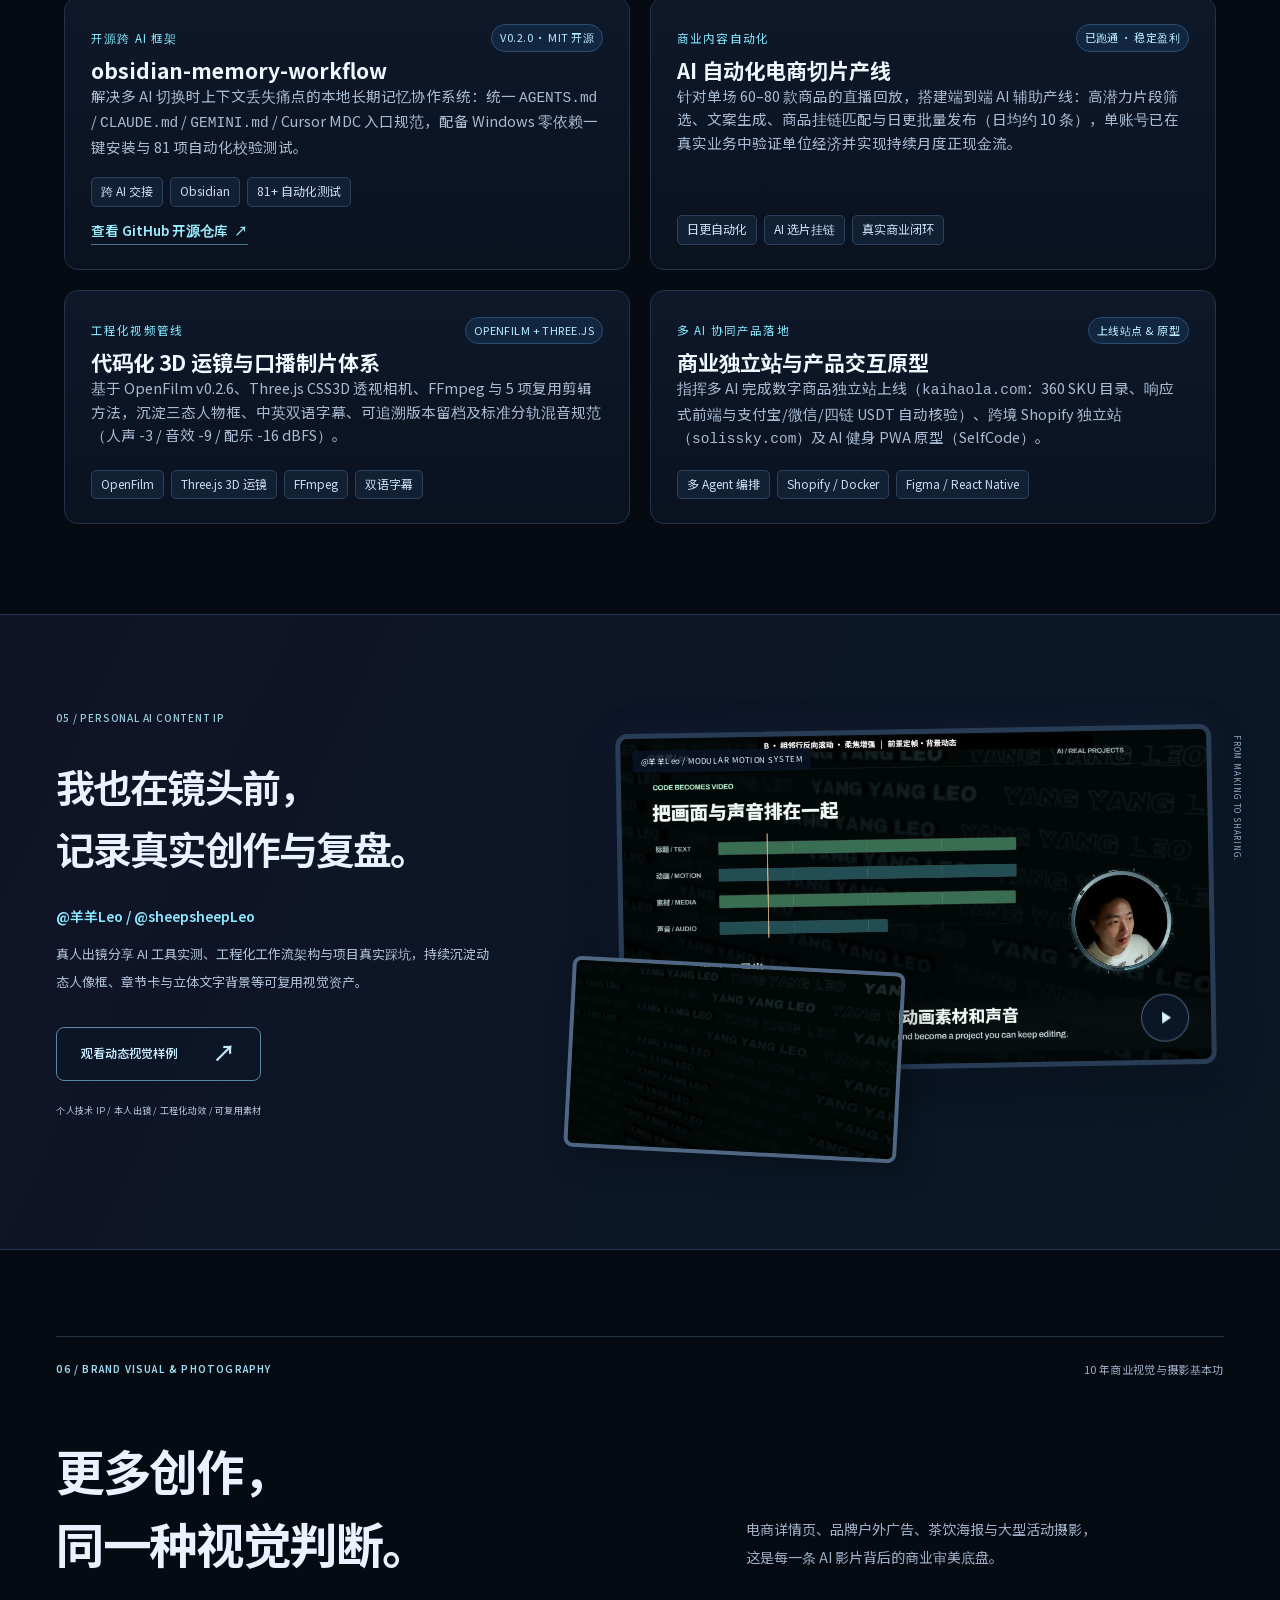
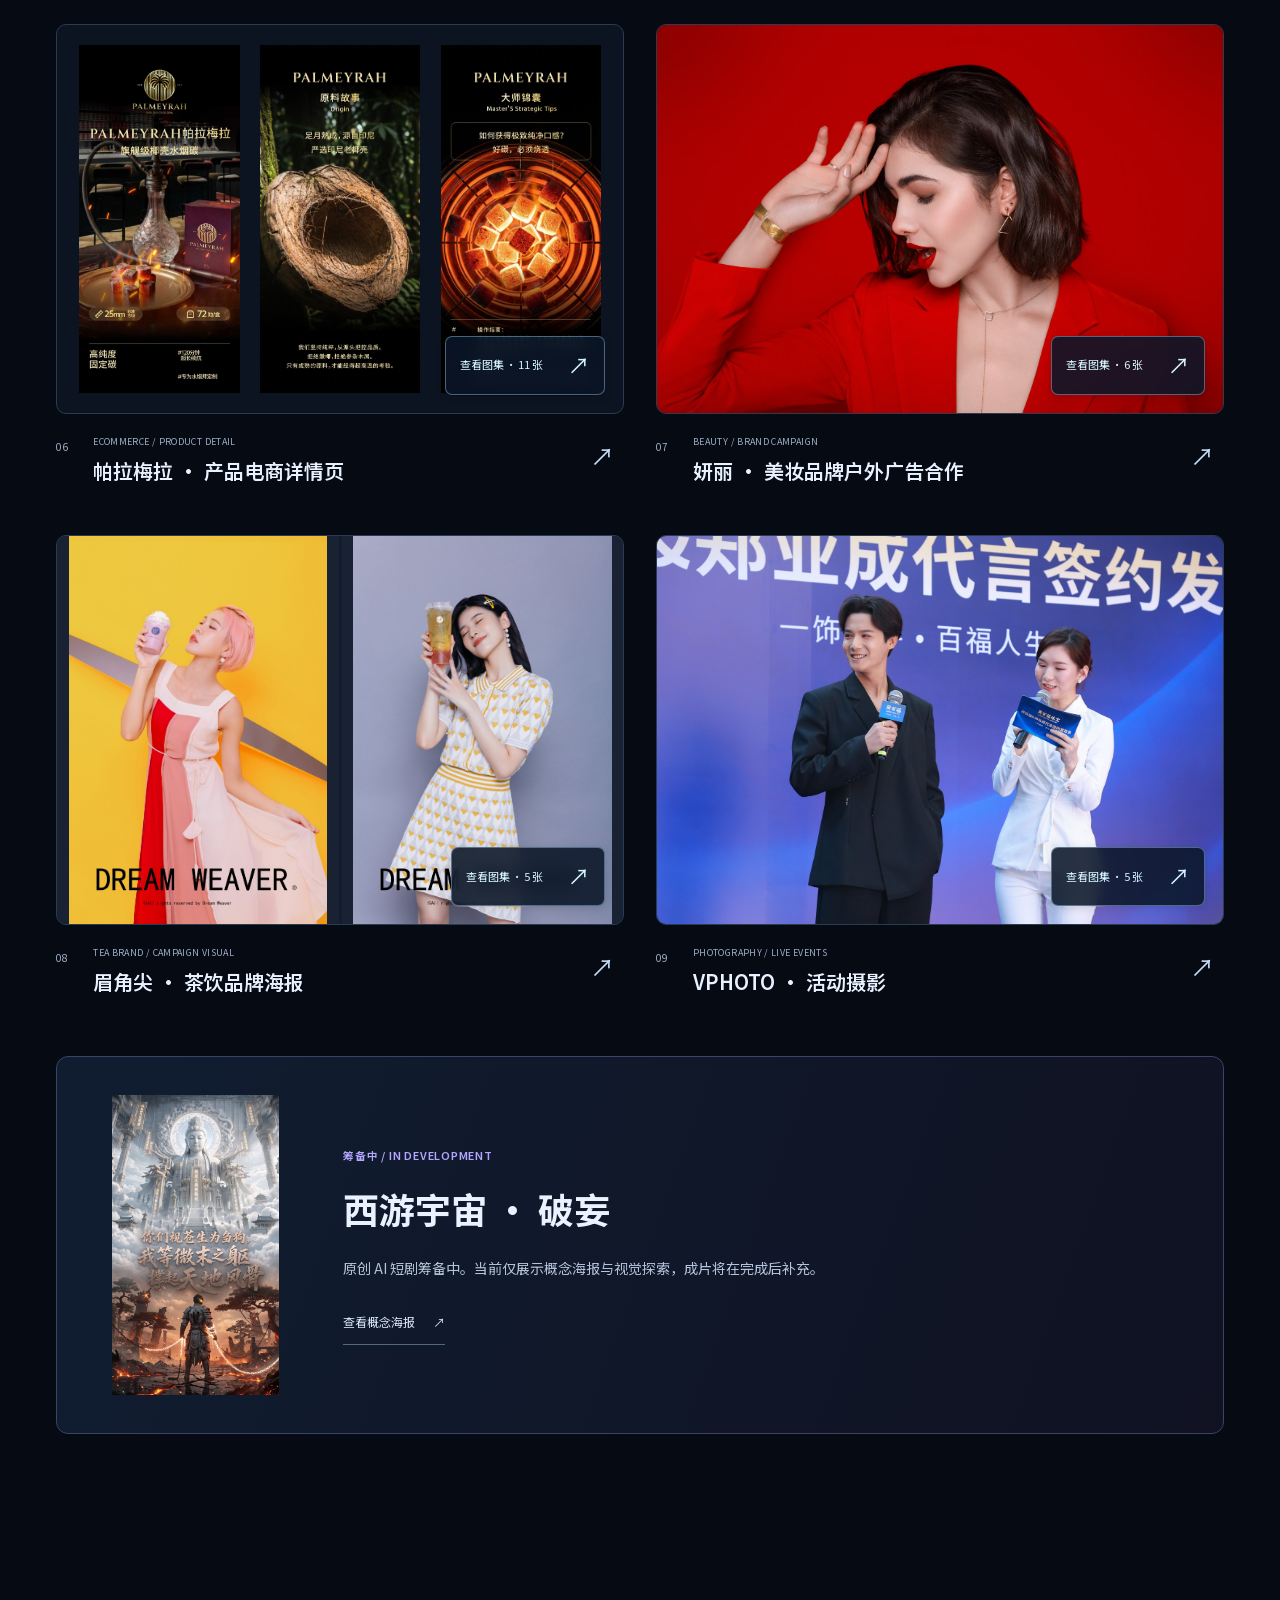
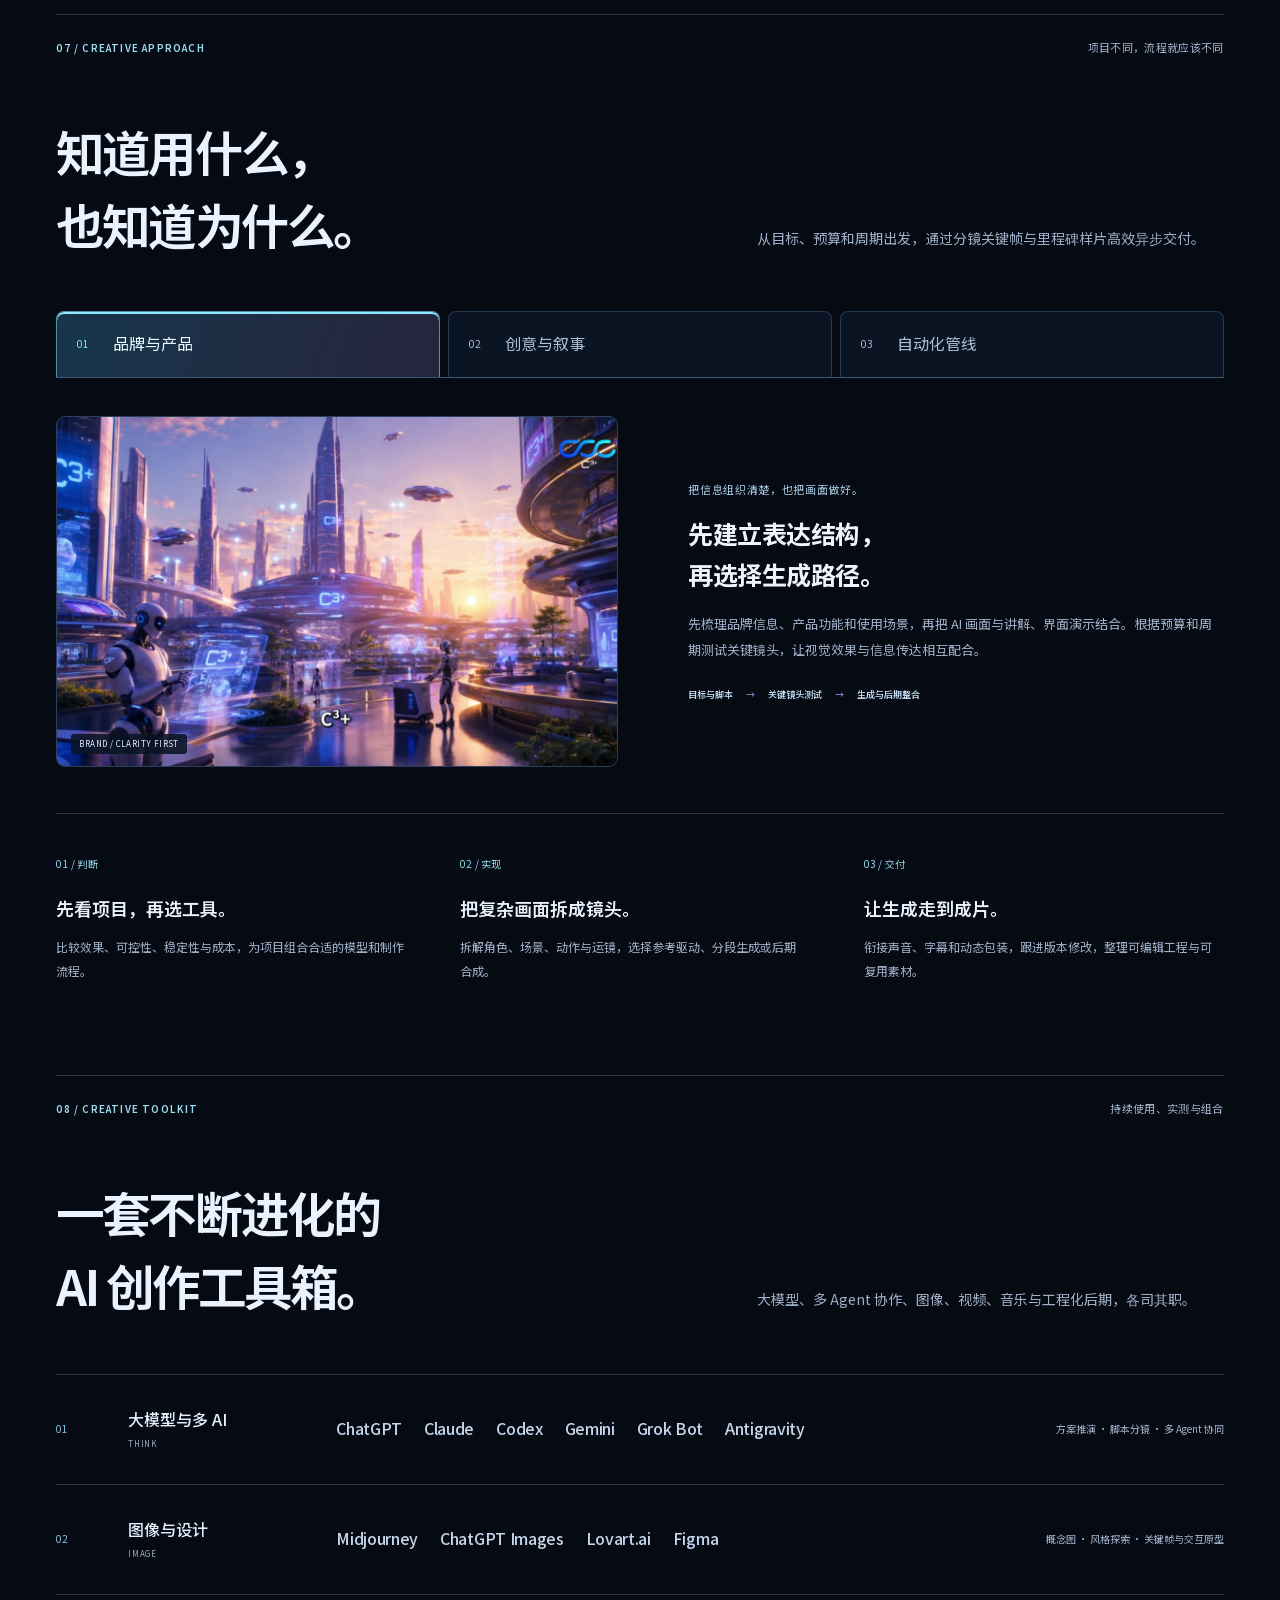
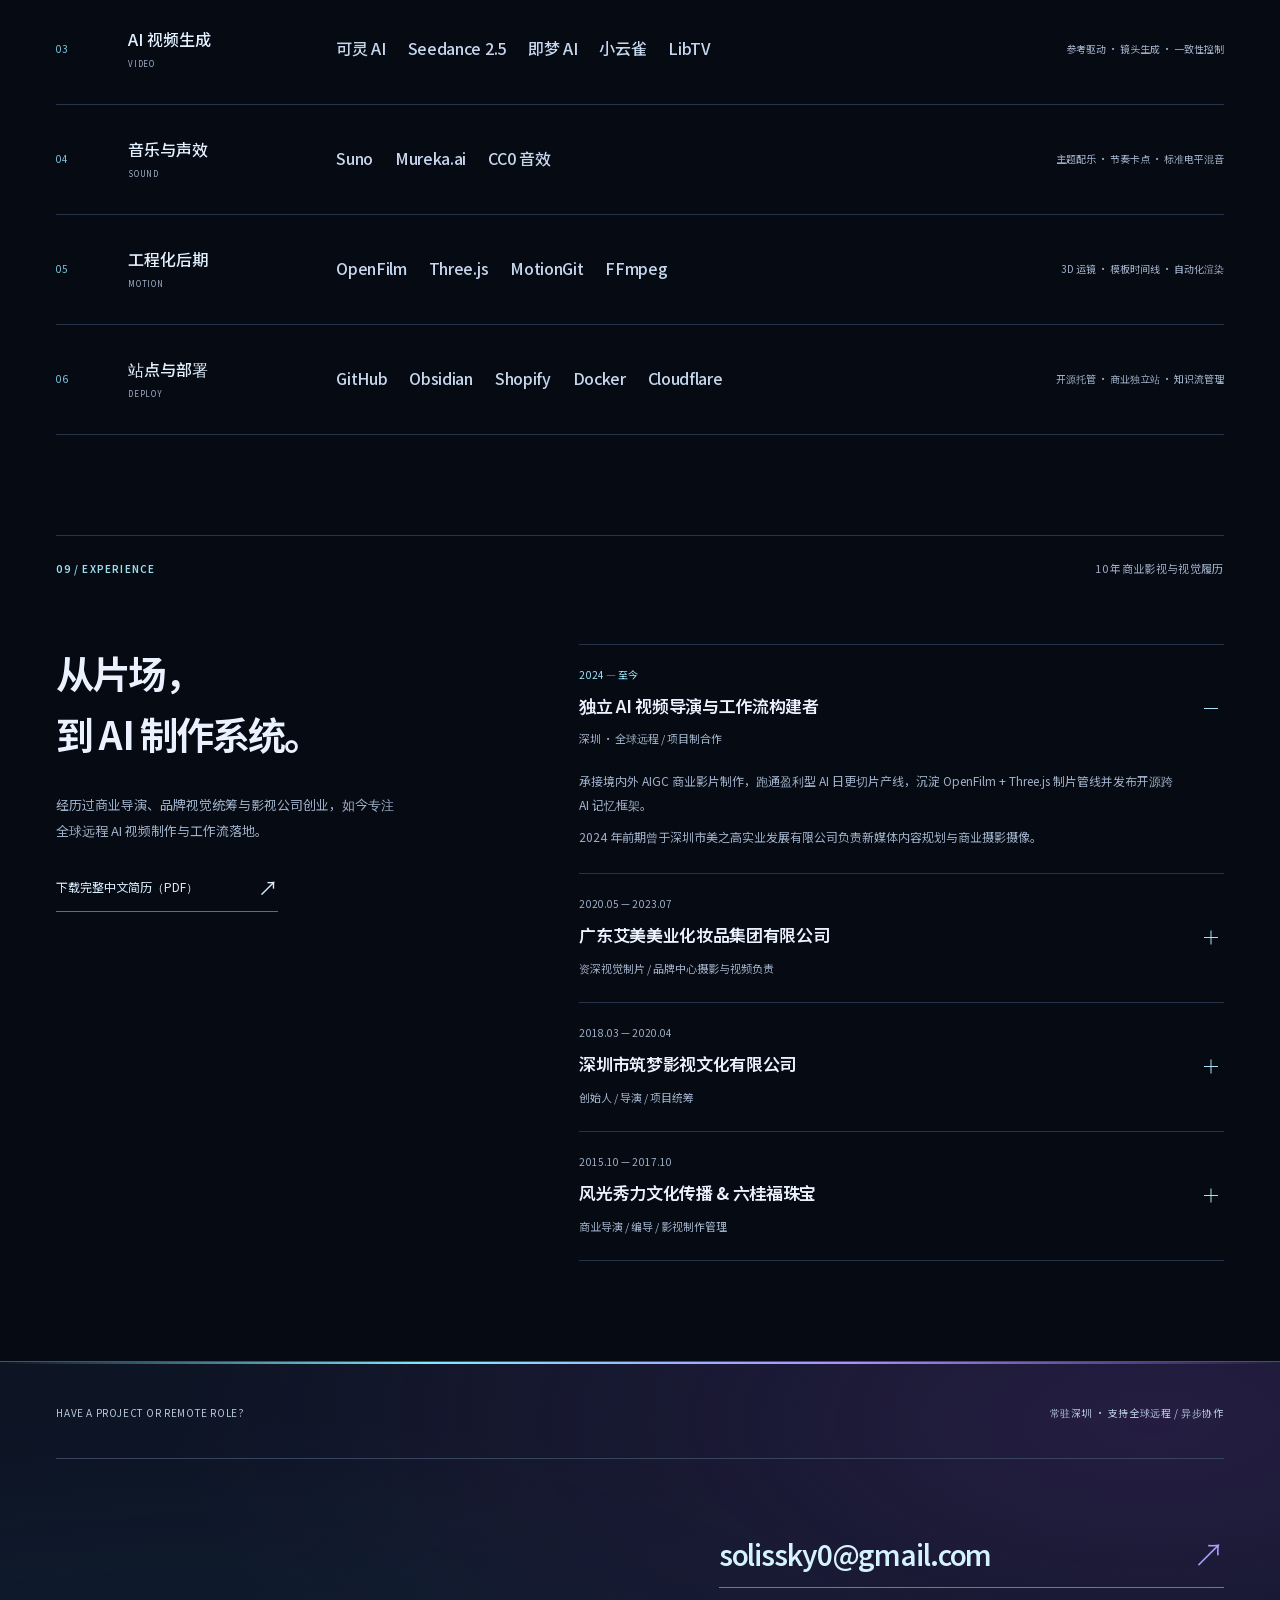
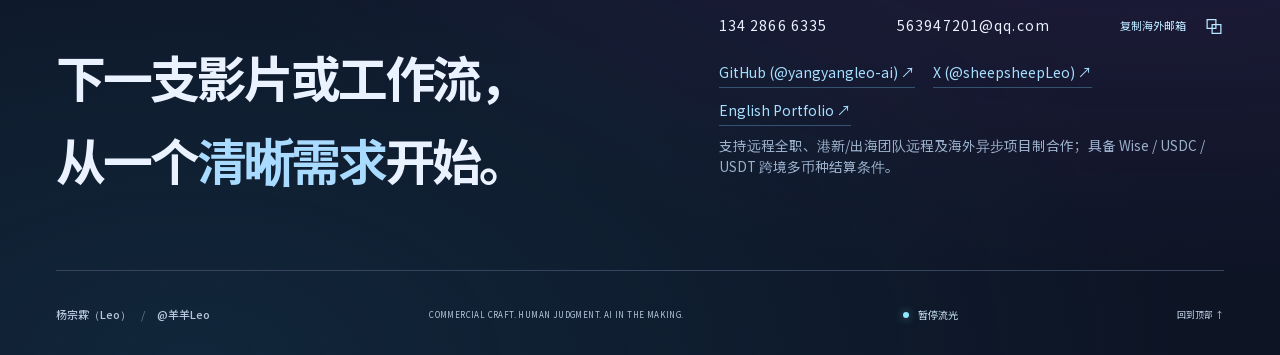
<file: zh.html>
<!doctype html>
<html lang="zh-CN">
<head>
  <meta charset="utf-8">
  <meta name="viewport" content="width=device-width, initial-scale=1">
  <meta name="theme-color" content="#070c15">
  <meta name="description" content="杨宗霖（Leo）的 AI 视频导演与 AI 工作流作品集：10 年商业影视导演背景、境外品牌全片、AIGC 商业内容、盈利型自动化切片产线与开源跨 AI 记忆系统。">
  <meta name="robots" content="index, follow">
  <title>杨宗霖 / @羊羊Leo · AI 视频导演与工作流作品集</title>
  <link rel="icon" href="data:image/svg+xml,%3Csvg xmlns='http://www.w3.org/2000/svg' viewBox='0 0 32 32'%3E%3Crect width='32' height='32' rx='8' fill='%23070c15'/%3E%3Cpath d='M8 22L16 8L24 22M11 17H21' stroke='%2383e9ff' stroke-width='2' fill='none'/%3E%3C/svg%3E">
  <link rel="preload" href="assets/fonts/NotoSansSC-VF.woff2" as="font" type="font/woff2" crossorigin>
  <meta property="og:type" content="website">
  <meta property="og:title" content="杨宗霖 / @羊羊Leo · AI 视频导演与工作流作品集">
  <meta property="og:description" content="10 年商业影视导演 × 多模型 AIGC 商业出片 × 工程化视频与多 AI 协同工作流。支持全球远程与异步项目合作。">
  <meta property="og:locale" content="zh_CN">
  <meta name="twitter:card" content="summary_large_image">
  <link rel="stylesheet" href="style.css">
  <link rel="stylesheet" href="dark-ai.css">
  <link rel="stylesheet" href="global-addon.css">
  <script src="site-zh.js" defer></script>
  <script src="effects.js" defer></script>
</head>
<body>
  <a class="skip-link" href="#works">跳到作品</a>
  <header class="site-header">
    <a class="identity" href="#top" aria-label="杨宗霖，返回首页"><span class="identity-mark" aria-hidden="true"></span><span>杨宗霖<small>LEO YANG</small></span></a>
    <nav aria-label="主要导航">
      <a href="#international">境外合作</a>
      <a href="#works">AI 影片</a>
      <a href="#workflows">工作流与开源</a>
      <a href="#experience">经历</a>
    </nav>
    <div class="header-right">
      <a class="lang-switch" href="index.html" aria-label="Switch to English">EN</a>
      <a class="header-contact" href="#contact">联系合作 <span aria-hidden="true">↗</span></a>
    </div>
  </header>

  <main>
    <section class="hero" id="top" aria-labelledby="hero-title">
      <svg class="hero-signal" viewBox="0 0 1440 860" preserveAspectRatio="xMidYMid slice" aria-hidden="true" focusable="false">
        <defs>
          <linearGradient id="orbit-light" x1="0" y1="1" x2="1" y2="0"><stop stop-color="#52dfff"/><stop offset=".55" stop-color="#7ebdff"/><stop offset="1" stop-color="#b18aff"/></linearGradient>
          <linearGradient id="signal-light" x1="0" y1="0" x2="1" y2="1"><stop stop-color="#76eaff" stop-opacity="0"/><stop offset=".55" stop-color="#9fefff"/><stop offset="1" stop-color="#b797ff"/></linearGradient>
        </defs>
        <ellipse class="signal-orbit" cx="1120" cy="340" rx="490" ry="235" transform="rotate(-14 1120 340)"/>
        <ellipse class="signal-orbit" cx="1120" cy="340" rx="440" ry="193" transform="rotate(-14 1120 340)"/>
        <ellipse class="signal-flow" cx="1120" cy="340" rx="490" ry="235" transform="rotate(-14 1120 340)"/>
        <ellipse class="signal-flow second" cx="1120" cy="340" rx="440" ry="193" transform="rotate(-14 1120 340)"/>
      </svg>
      <div class="hero-kicker"><span>AI VIDEO DIRECTOR · AIGC 商业制片 · AI 工作流落地</span><span class="edition">SELECTED WORK &amp; SYSTEMS · 2026</span></div>
      <div class="hero-grid">
        <div class="hero-copy">
          <p class="eyebrow"><span class="short-line"></span> 杨宗霖（Leo） / @羊羊Leo</p>
          <h1 id="hero-title">让想象，<br><em>按导演标准落地。</em></h1>
          <p class="hero-intro">10 年商业影视导演与视觉统筹出身，全面融合多模型 AIGC 与工程化视频工作流。<br>为品牌与出海团队交付商业影片、产品演示及可复用的自动化内容产线。</p>
          <div class="remote-pill">常驻深圳（UTC+8）· 支持全球远程 / 异步项目 · Wise / USDC / USDT 结算就绪</div>
          <div class="hero-actions" style="margin-top:22px;">
            <a class="button button-orange" href="#international">观看代表影片 <span aria-hidden="true">↓</span></a>
            <a class="text-link" href="downloads/杨宗霖_AI视频导演与AI工作流_远程简历_CN.pdf" download>下载中文简历 PDF <span aria-hidden="true">↗</span></a>
          </div>
        </div>
        <div class="hero-art" aria-label="真实项目画面拼贴">
          <span class="art-word" aria-hidden="true">IMAGINE.</span>
          <div class="main-reel">
            <div class="reel-topline"><span>C3plus / BRAND FILM</span><span>01 — 03:41</span></div>
            <div class="reel-picture"><video id="hero-video" class="ambient-video" src="assets/video/hero-loop.mp4" poster="assets/images/brand.jpg" muted loop playsinline preload="metadata" aria-label="C3plus 企业宣传片节选，无声循环预览"></video><button class="reel-play" data-film="brand" aria-label="播放 C3plus 企业宣传片"><span class="play-triangle" aria-hidden="true"></span><span class="sr-only">播放企业宣传片</span></button></div>
            <div class="reel-bottomline"><span>商业视听审美 × 多模型 AI 管线。</span><button id="ambient-toggle" type="button" aria-pressed="false">播放动态预览 <span aria-hidden="true">Ⅱ</span></button></div>
          </div>
          <button class="floating-frame frame-portrait" data-film="darknet" aria-label="播放《连接至暗网深处》"><img src="assets/images/darknet.jpg" alt="AI 创意短片中的女性角色，眼睛发出青色光芒" width="720" height="1282"><span class="frame-note">STORY / 00:35 <span aria-hidden="true">↗</span></span></button>
          <div class="floating-frame frame-contact"><img src="assets/images/cyber-screens.jpg" alt="赛博题材短片中的霓虹屏幕与控制台" width="720" height="1280"><span>FRAME STUDY / 02</span></div>
          <span class="art-caption">真实作品截帧<br>INTL BRANDS / AIGC / SYSTEMS</span>
        </div>
      </div>
      <div class="hero-foot"><span>商业导演思维 <b>×</b> 多模型生成控场 <b>×</b> 工程化交付</span><a href="#international">SCROLL TO EXPLORE <span aria-hidden="true">↓</span></a></div>
    </section>

    <section class="intro-section paper-section" aria-labelledby="intro-title">
      <div class="section-index"><span>01 / ABOUT</span><span>从商业片场，走进 AI 工业化制作</span></div>
      <div class="intro-grid">
        <h2 id="intro-title">模型不断迭代。<br><span class="serif">判断与系统，让成片成立。</span></h2>
        <div class="intro-copy">
          <p>区别于仅会写提示词的初级玩家，我拥有 10 年商业影视导演、摄影与视觉统筹经验，把 AI 作为完整的制作管线来调度——从创意分镜、模型选型、角色与场景一致性修复，到商业剪辑、配乐与成片交付全程闭环。</p>
          <p>同时，我持续将实战沉淀为可复用的工程系统：<strong>OpenFilm + Three.js 3D 运镜、盈利型 AI 日更切片产线、以及开源跨 AI 记忆框架</strong>，适合高效异步的远程与出海团队协作。</p>
          <a class="underlined-link" href="#approach">查看我的工作方式 <span aria-hidden="true">↗</span></a>
        </div>
      </div>
    </section>

    <section class="international-section paper-section" id="international" aria-labelledby="international-title">
      <div class="section-index"><span>02 / INTERNATIONAL FILMS</span><span>境外品牌合作 · 全片制片落地</span></div>
      <div class="international-heading">
        <h2 id="international-title">境外合作，<br>从需求到成片。</h2>
        <div>
          <p>品牌方提出制作需求，<br>我负责创意构思、影片制作与最终落地。</p>
          <span>创意策划 / 视觉表达 / 全片执行</span>
        </div>
      </div>
      <div class="international-grid">
        <article class="international-case"><button class="international-poster work-image" data-film="jarvis" aria-label="播放 Jarvis 品牌宣传片"><img src="assets/images/jarvis.jpg" alt="Jarvis 境外合作项目的品牌影片封面" width="1280" height="720" loading="lazy"><span class="image-top"><span>INT. 01</span><span>06:36</span></span><span class="image-play"><span class="play-triangle" aria-hidden="true"></span> 播放完整影片</span></button><div class="international-caption"><p class="project-category">BRAND FILM / INTERNATIONAL PROJECT</p><h3>Jarvis · 品牌宣传片</h3><p>围绕品牌信息与应用场景展开，结合动态视觉、图形动画和剪辑包装，独立完成 6 分 36 秒整片制作落地。</p><div class="international-role"><span>创意构思</span><span>全片制作</span><span>交付落地</span></div></div></article>
        <article class="international-case"><button class="international-poster work-image" data-film="nebura" aria-label="播放 Nebura 品牌宣传片"><img src="assets/images/nebura.jpg" alt="Nebura 境外合作项目的品牌影片封面" width="1280" height="720" loading="lazy"><span class="image-top"><span>INT. 02</span><span>02:58</span></span><span class="image-play"><span class="play-triangle" aria-hidden="true"></span> 播放完整影片</span></button><div class="international-caption"><p class="project-category">BRAND FILM / INTERNATIONAL PROJECT</p><h3>Nebura · 品牌宣传片</h3><p>将品牌理念与技术概念转为影像叙事，串联场景、图形与声音，形成完整的品牌宣传表达。</p><div class="international-role"><span>创意构思</span><span>全片制作</span><span>交付落地</span></div></div></article>
        <article class="international-case"><button class="international-poster work-image" data-film="one-cubic" aria-label="播放 One Cubic 品牌影像"><img src="assets/images/one-cubic.jpg" alt="One Cubic 境外合作项目的品牌影片封面" width="1280" height="720" loading="lazy"><span class="image-top"><span>INT. 03</span><span>00:55</span></span><span class="image-play"><span class="play-triangle" aria-hidden="true"></span> 播放完整影片</span></button><div class="international-caption"><p class="project-category">BRAND VISUAL / INTERNATIONAL PROJECT</p><h3>One Cubic · 品牌影像</h3><p>以品牌标识、三维视觉与节奏化剪辑建立科技感，完成从创意构思到成片的制作交付。</p><div class="international-role"><span>创意构思</span><span>全片制作</span><span>交付落地</span></div></div></article>
      </div>
      <p class="international-note">以上境外合作项目均托管完整成片，点击即可直接播放。</p>
    </section>

    <section class="work-section paper-section" id="works" aria-labelledby="works-title">
      <div class="section-index"><span>03 / AIGC COMMERCIALS &amp; SHORTS</span><span>企业宣传 · 产品教程 · 叙事短片</span></div>
      <div class="section-heading"><h2 id="works-title">让作品<br>先开口。</h2><p>从商业信息到情绪表达，<br>为每一种内容定制合适的 AI 镜头与生成路径。</p><span class="heading-arrow" aria-hidden="true">↙</span></div>

      <article class="featured-work">
        <button class="work-image landscape" data-film="brand" aria-label="播放 C3plus 企业宣传片"><img src="assets/images/brand.jpg" alt="C3plus 企业宣传片中的未来城市、机器人与悬浮交通工具" width="1280" height="720" loading="lazy"><span class="image-top"><span>BRAND FILM</span><span>03:41</span></span><span class="image-play"><span class="play-triangle" aria-hidden="true"></span> 播放影片</span><span class="image-number" aria-hidden="true">01</span></button>
        <div class="featured-caption"><div><span class="project-category">C3plus / C³ HUB+</span><h3>把平台能力，<br>讲成品牌影像。</h3></div><div class="project-description"><p>负责约 3 分 41 秒企业品牌宣传片及产品工作流教学，融合 AI 画面、界面演示、动效字幕与后期包装，覆盖横版宣传与竖版讲解形态。</p><div class="project-tags"><span>内容策划</span><span>脚本分镜</span><span>生成与剪辑</span></div><button class="inline-film" data-film="tutorial">另看：AI 品牌创建教程 · 01:19 <span aria-hidden="true">↗</span></button></div></div>
      </article>

      <div class="shorts-heading"><h3>故事，也可以有不同的样子。</h3><span>AI NARRATIVE &amp; BRAND SHORTS</span></div>
      <div class="shorts-grid">
        <article class="short-work"><button class="work-image portrait" data-film="cyber" aria-label="播放《赛博都市的唯一出口》"><img src="assets/images/cyber.jpg" alt="《赛博都市的唯一出口》中的女性研究者与霓虹环境" width="720" height="1280" loading="lazy"><span class="image-top"><span>CYBER / SCI-FI</span><span>00:29</span></span><span class="portrait-title" aria-hidden="true">赛博都市的<br>唯一出口</span><span class="round-play"><span class="play-triangle" aria-hidden="true"></span></span></button><div class="short-caption"><span>02</span><div><h4>赛博都市的唯一出口</h4><p>赛博叙事 / 角色与场景 / 镜头衔接</p></div><button data-film="cyber" aria-label="播放赛博都市的唯一出口" class="arrow-button">↗</button></div></article>
        <article class="short-work offset-work"><button class="work-image portrait darknet-poster" data-film="darknet" aria-label="播放《连接至暗网深处》"><img src="assets/images/darknet.jpg" alt="《连接至暗网深处》的角色面部特写与青色眼睛" width="720" height="1282" loading="lazy"><span class="image-top"><span>CHARACTER / STORY</span><span>00:35</span></span><span class="portrait-title" aria-hidden="true">连接至<br>暗网深处</span><span class="round-play"><span class="play-triangle" aria-hidden="true"></span></span></button><div class="short-caption"><span>03</span><div><h4>连接至暗网深处</h4><p>人物对话 / 参考驱动 / 复杂动作拆镜</p></div><button data-film="darknet" aria-label="播放连接至暗网深处" class="arrow-button">↗</button></div></article>
        <article class="short-work"><button class="work-image portrait moon-poster" data-film="moon" aria-label="播放《C3plus 中秋祝福》"><img src="assets/images/moon.jpg" alt="中秋短片中，一位男子坐在月光下的桌前看手机" width="720" height="1280" loading="lazy"><span class="image-top"><span>EMOTION / FESTIVAL</span><span>00:34</span></span><span class="portrait-title" aria-hidden="true">月是故乡明。</span><span class="round-play"><span class="play-triangle" aria-hidden="true"></span></span></button><div class="short-caption"><span>04</span><div><h4>C3plus 中秋祝福</h4><p>生活情绪 / 品牌内容 / 音画节奏</p></div><button data-film="moon" aria-label="播放C3plus中秋祝福" class="arrow-button">↗</button></div></article>
      </div>
      <p class="works-note">作品保留原片字幕与交付画面，不编造商业转化指标。</p>
    </section>

    <section class="workflow-section paper-section" id="workflows" aria-labelledby="workflows-title">
      <div class="section-index"><span>04 / AI WORKFLOWS &amp; OPEN SOURCE</span><span>工程化视频管线 · 自动化产线 · 开源工具</span></div>
      <div class="workflow-heading">
        <h2 id="workflows-title">不止单条好片，<br><span class="serif">更擅长搭建 AI 产线。</span></h2>
        <p>把影视制作、多 AI 协同与工程化脚本结合，已公开发布开源工具、跑通盈利型内容产线并上线商业站点。</p>
      </div>
      <div class="workflow-grid">
        <article class="workflow-card">
          <div>
            <div class="workflow-meta"><span>开源跨 AI 框架</span><span class="workflow-status">v0.2.0 · MIT 开源</span></div>
            <h3>obsidian-memory-workflow</h3>
            <p>解决多 AI 切换时上下文丢失痛点的本地长期记忆协作系统：统一 <code>AGENTS.md</code> / <code>CLAUDE.md</code> / <code>GEMINI.md</code> / Cursor MDC 入口规范，配备 Windows 零依赖一键安装与 81 项自动化校验测试。</p>
          </div>
          <div>
            <div class="workflow-tags"><span>跨 AI 交接</span><span>Obsidian</span><span>81+ 自动化测试</span></div>
            <p style="margin-top:12px;"><a class="workflow-link" href="https://github.com/yangyangleo-ai/obsidian-memory-workflow" target="_blank" rel="noopener">查看 GitHub 开源仓库 <span aria-hidden="true">↗</span></a></p>
          </div>
        </article>

        <article class="workflow-card">
          <div>
            <div class="workflow-meta"><span>商业内容自动化</span><span class="workflow-status">已跑通 · 稳定盈利</span></div>
            <h3>AI 自动化电商切片产线</h3>
            <p>针对单场 60–80 款商品的直播回放，搭建端到端 AI 辅助产线：高潜力片段筛选、文案生成、商品挂链匹配与日更批量发布（日均约 10 条），单账号已在真实业务中验证单位经济并实现持续月度正现金流。</p>
          </div>
          <div class="workflow-tags"><span>日更自动化</span><span>AI 选片挂链</span><span>真实商业闭环</span></div>
        </article>

        <article class="workflow-card">
          <div>
            <div class="workflow-meta"><span>工程化视频管线</span><span class="workflow-status">OpenFilm + Three.js</span></div>
            <h3>代码化 3D 运镜与口播制片体系</h3>
            <p>基于 OpenFilm v0.2.6、Three.js CSS3D 透视相机、FFmpeg 与 5 项复用剪辑方法，沉淀三态人物框、中英双语字幕、可追溯版本留档及标准分轨混音规范（人声 -3 / 音效 -9 / 配乐 -16 dBFS）。</p>
          </div>
          <div class="workflow-tags"><span>OpenFilm</span><span>Three.js 3D 运镜</span><span>FFmpeg</span><span>双语字幕</span></div>
        </article>

        <article class="workflow-card">
          <div>
            <div class="workflow-meta"><span>多 AI 协同产品落地</span><span class="workflow-status">上线站点 &amp; 原型</span></div>
            <h3>商业独立站与产品交互原型</h3>
            <p>指挥多 AI 完成数字商品独立站上线（<code>kaihaola.com</code>：360 SKU 目录、响应式前端与支付宝/微信/四链 USDT 自动核验）、跨境 Shopify 独立站（<code>solissky.com</code>）及 AI 健身 PWA 原型（SelfCode）。</p>
          </div>
          <div class="workflow-tags"><span>多 Agent 编排</span><span>Shopify / Docker</span><span>Figma / React Native</span></div>
        </article>
      </div>
    </section>

    <section class="ip-section" aria-labelledby="ip-title">
      <div class="ip-copy"><p class="eyebrow">05 / PERSONAL AI CONTENT IP</p><h2 id="ip-title">我也在镜头前，<br>记录<span class="serif">真实创作与复盘。</span></h2><p class="ip-name">@羊羊Leo / @sheepsheepLeo</p><p>真人出镜分享 AI 工具实测、工程化工作流架构与项目真实踩坑，持续沉淀动态人像框、章节卡与立体文字背景等可复用视觉资产。</p><button class="button button-outline" data-film="leo">观看动态视觉样例 <span aria-hidden="true">↗</span></button><span class="ip-meta">个人技术 IP / 本人出镜 / 工程化动效 / 可复用素材</span></div>
      <div class="ip-visual"><button data-film="leo" class="ip-main" aria-label="观看羊羊Leo个人IP动态视觉样例"><img src="assets/images/leo-brand.jpg" alt="羊羊Leo个人IP动态视觉样例" width="1920" height="1080" loading="lazy"><span class="ip-screen-label">@羊羊Leo / MODULAR MOTION SYSTEM</span><span class="round-play"><span class="play-triangle" aria-hidden="true"></span></span></button><img class="ip-secondary" src="assets/images/leo-namewall.jpg" alt="立体文字背景动态素材截帧" width="960" height="540" loading="lazy"><span class="ip-side-label">FROM MAKING TO SHARING.</span></div>
    </section>

    <section class="visual-section paper-section" id="visual-work" aria-labelledby="visual-title"><div class="section-index"><span>06 / BRAND VISUAL &amp; PHOTOGRAPHY</span><span>10 年商业视觉与摄影基本功</span></div><div class="visual-heading"><h2 id="visual-title">更多创作，<br>同一种视觉判断。</h2><p>电商详情页、品牌户外广告、茶饮海报与大型活动摄影，<br>这是每一条 AI 影片背后的商业审美底盘。</p></div><div class="visual-grid"><article class="visual-case"><button class="visual-cover visual-ecommerce" data-gallery="ecommerce" aria-label="查看帕拉梅拉 · 产品电商详情页图集"><img src="assets/images/portfolio/ecommerce-01.jpg" alt="电商详情页作品图" loading="lazy"><img src="assets/images/portfolio/ecommerce-03.jpg" alt="电商详情页作品图" loading="lazy"><img src="assets/images/portfolio/ecommerce-04.jpg" alt="电商详情页作品图" loading="lazy"><span class="visual-view">查看图集 · 11 张 <i aria-hidden="true">↗</i></span></button><div class="visual-case-caption"><span>06</span><div><p>ECOMMERCE / PRODUCT DETAIL</p><h3>帕拉梅拉 · 产品电商详情页</h3></div><button class="arrow-button" data-gallery="ecommerce" aria-label="查看电商详情页图集">↗</button></div></article><article class="visual-case"><button class="visual-cover visual-beauty" data-gallery="beauty" aria-label="查看妍丽美妆户外广告图集"><img src="assets/images/portfolio/beauty-01.jpg" alt="美妆品牌户外广告作品图" loading="lazy"><span class="visual-view">查看图集 · 6 张 <i aria-hidden="true">↗</i></span></button><div class="visual-case-caption"><span>07</span><div><p>BEAUTY / BRAND CAMPAIGN</p><h3>妍丽 · 美妆品牌户外广告合作</h3></div><button class="arrow-button" data-gallery="beauty" aria-label="查看妍丽图集">↗</button></div></article><article class="visual-case"><button class="visual-cover visual-tea" data-gallery="tea" aria-label="查看眉角尖茶饮海报图集"><img src="assets/images/portfolio/tea-01.jpg" alt="茶饮品牌海报作品图" loading="lazy"><img src="assets/images/portfolio/tea-02.jpg" alt="茶饮品牌海报作品图" loading="lazy"><span class="visual-view">查看图集 · 5 张 <i aria-hidden="true">↗</i></span></button><div class="visual-case-caption"><span>08</span><div><p>TEA BRAND / CAMPAIGN VISUAL</p><h3>眉角尖 · 茶饮品牌海报</h3></div><button class="arrow-button" data-gallery="tea" aria-label="查看茶饮海报图集">↗</button></div></article><article class="visual-case"><button class="visual-cover visual-events" data-gallery="events" aria-label="查看 VPHOTO 活动摄影图集"><img src="assets/images/portfolio/events-01.jpg" alt="活动摄影作品图" loading="lazy"><span class="visual-view">查看图集 · 5 张 <i aria-hidden="true">↗</i></span></button><div class="visual-case-caption"><span>09</span><div><p>PHOTOGRAPHY / LIVE EVENTS</p><h3>VPHOTO · 活动摄影</h3></div><button class="arrow-button" data-gallery="events" aria-label="查看活动摄影图集">↗</button></div></article></div><article class="planned-project"><button data-gallery="drama" class="planned-image" aria-label="查看筹备中 AI 短剧概念海报"><img src="assets/images/portfolio/drama-01.jpg" alt="西游宇宙破妄概念海报" loading="lazy"></button><div class="planned-copy"><p class="planned-status">筹备中 / IN DEVELOPMENT</p><h3>西游宇宙 · 破妄</h3><p>原创 AI 短剧筹备中。当前仅展示概念海报与视觉探索，成片将在完成后补充。</p><button data-gallery="drama" class="text-link">查看概念海报 <span aria-hidden="true">↗</span></button></div></article></section>

    <section class="approach-section paper-section" id="approach" aria-labelledby="approach-title">
      <div class="section-index"><span>07 / CREATIVE APPROACH</span><span>项目不同，流程就应该不同</span></div>
      <div class="approach-heading"><h2 id="approach-title">知道用什么，<br>也知道<span class="serif">为什么。</span></h2><p>从目标、预算和周期出发，通过分镜关键帧与里程碑样片高效异步交付。</p></div>
      <div class="approach-tabs" role="tablist" aria-label="不同项目的制作思路"><button role="tab" id="tab-brand" aria-selected="true" aria-controls="approach-panel" data-approach="brand" tabindex="0"><span>01</span> 品牌与产品</button><button role="tab" id="tab-story" aria-selected="false" aria-controls="approach-panel" data-approach="story" tabindex="-1"><span>02</span> 创意与叙事</button><button role="tab" id="tab-ip" aria-selected="false" aria-controls="approach-panel" data-approach="ip" tabindex="-1"><span>03</span> 自动化管线</button></div>
      <div class="approach-panel" id="approach-panel" role="tabpanel" aria-labelledby="tab-brand" tabindex="0"><div class="approach-image"><img id="approach-picture" src="assets/images/brand.jpg" alt="品牌影像中的未来城市画面" width="1280" height="720" loading="lazy"><span id="approach-image-label">BRAND / CLARITY FIRST</span></div><div class="approach-text"><p class="project-category" id="approach-kicker">把信息组织清楚，也把画面做好。</p><h3 id="approach-subtitle">先建立表达结构，<br>再选择生成路径。</h3><p id="approach-description">先梳理品牌信息、产品功能和使用场景，再把 AI 画面与讲解、界面演示结合。根据预算和周期测试关键镜头，让视觉效果与信息传达相互配合。</p><div id="approach-route" class="approach-route"><span>目标与脚本</span><i>→</i><span>关键镜头测试</span><i>→</i><span>生成与后期整合</span></div></div></div>
      <div class="principles"><div><span>01 / 判断</span><h3>先看项目，再选工具。</h3><p>比较效果、可控性、稳定性与成本，为项目组合合适的模型和制作流程。</p></div><div><span>02 / 实现</span><h3>把复杂画面拆成镜头。</h3><p>拆解角色、场景、动作与运镜，选择参考驱动、分段生成或后期合成。</p></div><div><span>03 / 交付</span><h3>让生成走到成片。</h3><p>衔接声音、字幕和动态包装，跟进版本修改，整理可编辑工程与可复用素材。</p></div></div>
    </section>

    <section class="tools-section paper-section" aria-labelledby="tools-title">
      <div class="section-index"><span>08 / CREATIVE TOOLKIT</span><span>持续使用、实测与组合</span></div>
      <div class="tools-heading"><h2 id="tools-title">一套不断进化的<br><span class="serif">AI 创作工具箱。</span></h2><p>大模型、多 Agent 协作、图像、视频、音乐与工程化后期，各司其职。</p></div>
      <div class="tools-list">
        <div class="tool-row"><span class="tool-number">01</span><h3>大模型与多 AI<small>THINK</small></h3><div class="tool-names"><span>ChatGPT</span><span>Claude</span><span>Codex</span><span>Gemini</span><span>Grok Bot</span><span>Antigravity</span></div><p>方案推演 · 脚本分镜 · 多 Agent 协同</p></div>
        <div class="tool-row"><span class="tool-number">02</span><h3>图像与设计<small>IMAGE</small></h3><div class="tool-names"><span>Midjourney</span><span>ChatGPT Images</span><span>Lovart.ai</span><span>Figma</span></div><p>概念图 · 风格探索 · 关键帧与交互原型</p></div>
        <div class="tool-row"><span class="tool-number">03</span><h3>AI 视频生成<small>VIDEO</small></h3><div class="tool-names"><span>可灵 AI</span><span>Seedance 2.5</span><span>即梦 AI</span><span>小云雀</span><span>LibTV</span></div><p>参考驱动 · 镜头生成 · 一致性控制</p></div>
        <div class="tool-row"><span class="tool-number">04</span><h3>音乐与声效<small>SOUND</small></h3><div class="tool-names"><span>Suno</span><span>Mureka.ai</span><span>CC0 音效</span></div><p>主题配乐 · 节奏卡点 · 标准电平混音</p></div>
        <div class="tool-row"><span class="tool-number">05</span><h3>工程化后期<small>MOTION</small></h3><div class="tool-names"><span>OpenFilm</span><span>Three.js</span><span>MotionGit</span><span>FFmpeg</span></div><p>3D 运镜 · 模板时间线 · 自动化渲染</p></div>
        <div class="tool-row"><span class="tool-number">06</span><h3>站点与部署<small>DEPLOY</small></h3><div class="tool-names"><span>GitHub</span><span>Obsidian</span><span>Shopify</span><span>Docker</span><span>Cloudflare</span></div><p>开源托管 · 商业独立站 · 知识流管理</p></div>
      </div>
    </section>

    <section class="experience-section paper-section" id="experience" aria-labelledby="experience-title">
      <div class="section-index"><span>09 / EXPERIENCE</span><span>10 年商业影视与视觉履历</span></div>
      <div class="experience-grid">
        <div class="experience-intro">
          <h2 id="experience-title">从片场，<br>到 AI 制作系统。</h2>
          <p>经历过商业导演、品牌视觉统筹与影视公司创业，如今专注全球远程 AI 视频制作与工作流落地。</p>
          <a class="underlined-link" href="downloads/杨宗霖_AI视频导演与AI工作流_远程简历_CN.pdf" download>下载完整中文简历（PDF） <span aria-hidden="true">↗</span></a>
        </div>
        <div class="career-list">
          <details class="job" open>
            <summary><span class="job-date">2024 — 至今</span><span class="job-heading"><strong>独立 AI 视频导演与工作流构建者</strong><span>深圳 · 全球远程 / 项目制合作</span></span><span class="job-toggle" aria-hidden="true"></span></summary>
            <div class="job-detail"><p>承接境内外 AIGC 商业影片制作，跑通盈利型 AI 日更切片产线，沉淀 OpenFilm + Three.js 制片管线并发布开源跨 AI 记忆框架。</p><p>2024 年前期曾于深圳市美之高实业发展有限公司负责新媒体内容规划与商业摄影摄像。</p></div>
          </details>
          <details class="job">
            <summary><span class="job-date">2020.05 — 2023.07</span><span class="job-heading"><strong>广东艾美美业化妆品集团有限公司</strong><span>资深视觉制片 / 品牌中心摄影与视频负责</span></span><span class="job-toggle" aria-hidden="true"></span></summary>
            <div class="job-detail"><p>负责集团活动、人物及产品摄影摄像，统一多业务板块品牌视觉呈现。</p><p>承担平面广告前中后期制作及广告短视频拍摄剪辑包装；统筹年度/月度拍摄计划与素材/器材管理。</p></div>
          </details>
          <details class="job">
            <summary><span class="job-date">2018.03 — 2020.04</span><span class="job-heading"><strong>深圳市筑梦影视文化有限公司</strong><span>创始人 / 导演 / 项目统筹</span></span><span class="job-toggle" aria-hidden="true"></span></summary>
            <div class="job-detail"><p>创办并运营商业摄影及广告制作公司，直接对接客户需求，负责视觉方案、项目预算排期、剧组统筹及成品交付。</p></div>
          </details>
          <details class="job">
            <summary><span class="job-date">2015.10 — 2017.10</span><span class="job-heading"><strong>风光秀力文化传播 &amp; 六桂福珠宝</strong><span>商业导演 / 编导 / 影视制作管理</span></span><span class="job-toggle" aria-hidden="true"></span></summary>
            <div class="job-detail"><p>负责企业宣传片、广告片与形象片策划、脚本分镜、现场导演与后期质量把控。</p></div>
          </details>
        </div>
      </div>
    </section>

    <section class="contact-section" id="contact" aria-labelledby="contact-title">
      <div class="contact-top"><span>HAVE A PROJECT OR REMOTE ROLE?</span><span>常驻深圳 · 支持全球远程 / 异步协作</span></div>
      <div class="contact-grid">
        <h2 id="contact-title">下一支影片或工作流，<br>从一个<span class="serif">清晰需求</span>开始。</h2>
        <div class="contact-links">
          <a href="mailto:solissky0@gmail.com">solissky0@gmail.com <span aria-hidden="true">↗</span></a>
          <div class="contact-small">
            <a href="tel:13428666335">134 2866 6335</a>
            <a href="mailto:563947201@qq.com">563947201@qq.com</a>
            <button type="button" id="copy-email">复制海外邮箱 <span aria-hidden="true">⧉</span></button>
          </div>
          <div class="contact-social">
            <a href="https://github.com/yangyangleo-ai" target="_blank" rel="noopener">GitHub (@yangyangleo-ai) ↗</a>
            <a href="https://x.com/sheepsheepLeo" target="_blank" rel="noopener">X (@sheepsheepLeo) ↗</a>
            <a href="index.html">English Portfolio ↗</a>
          </div>
          <p class="contact-async-note">支持远程全职、港新/出海团队远程及海外异步项目制合作；具备 Wise / USDC / USDT 跨境多币种结算条件。</p>
          <p id="copy-status" class="copy-status" role="status" aria-live="polite"></p>
        </div>
      </div>
      <div class="contact-footer"><span>杨宗霖（Leo）<b>/</b> @羊羊Leo</span><span>COMMERCIAL CRAFT. HUMAN JUDGMENT. AI IN THE MAKING.</span><button type="button" id="effects-toggle" class="fx-toggle" aria-pressed="true">暂停流光</button><a href="#top">回到顶部 ↑</a></div>
    </section>
  </main>

  <dialog id="film-dialog" aria-labelledby="film-title" aria-describedby="film-description"><div class="film-dialog-header"><div><p id="film-category">SELECTED WORK</p><h2 id="film-title">作品预览</h2></div><button type="button" id="close-film" class="close-film" aria-label="关闭影片">关闭 <span aria-hidden="true">×</span></button></div><div class="film-screen"><video id="film-player" controls playsinline preload="metadata"></video></div><p id="film-description"></p><p id="film-error" role="status" hidden>当前浏览器未能播放。<a id="film-download" href="#" download>下载影片预览</a></p></dialog>
  <dialog id="gallery-dialog" aria-labelledby="gallery-title"><div class="film-dialog-header"><div><p id="gallery-category"></p><h2 id="gallery-title"></h2></div><button type="button" id="close-gallery" class="close-film" aria-label="关闭图集">关闭 <span aria-hidden="true">×</span></button></div><div id="gallery-stage"><img id="gallery-image" alt=""></div><div class="gallery-controls"><button id="gallery-prev" aria-label="上一张作品图">←</button><span id="gallery-count" aria-live="polite"></span><button id="gallery-next" aria-label="下一张作品图">→</button><button id="gallery-zoom" aria-pressed="false">放大查看</button></div><p id="gallery-description"></p></dialog>
</body>
</html>
</file>
<file: style.css>
@font-face{font-family:CreatorSans;src:url('assets/fonts/NotoSansSC-VF.woff2') format('woff2');font-style:normal;font-weight:100 900;font-display:swap}
@font-face{font-family:CreatorSerif;src:url('assets/fonts/NotoSerifSC-VF.woff2') format('woff2');font-style:normal;font-weight:200 900;font-display:swap}
:root{--ink:#171918;--paper:#f1efe8;--accent:#f35b35;--muted:#686b64;--line:#d3d3c9;--pad:clamp(24px,4.4vw,80px);--sans:CreatorSans,sans-serif;--serif:CreatorSerif,serif}
*{box-sizing:border-box}html{scroll-behavior:smooth;scroll-padding-top:100px}body{margin:0;background:var(--paper);color:var(--ink);font-family:var(--sans);font-size:16px;line-height:1.8;-webkit-font-smoothing:antialiased}body.modal-open{overflow:hidden}a{color:inherit;text-decoration:none}button{font:inherit;color:inherit;cursor:pointer}button,a{-webkit-tap-highlight-color:transparent}button{border:0;border-radius:0}button:disabled{cursor:default}button:focus-visible,a:focus-visible,summary:focus-visible,[tabindex]:focus-visible{outline:3px solid var(--accent);outline-offset:6px}p,h1,h2,h3,h4{margin:0;text-wrap:pretty}img{display:block;width:100%;height:auto}video{display:block;width:100%}button img{pointer-events:none}::selection{background:var(--accent);color:var(--ink)}.sr-only{position:absolute;width:1px;height:1px;padding:0;margin:-1px;overflow:hidden;clip:rect(0,0,0,0);white-space:nowrap;border:0}.skip-link{position:fixed;top:6px;left:16px;background:var(--accent);padding:10px 20px;transform:translateY(-150%);z-index:100}.skip-link:focus{transform:none}.serif{font-family:var(--serif);font-weight:600}.site-header{height:88px;padding:0 var(--pad);background:var(--ink);color:var(--paper);display:flex;align-items:center;justify-content:space-between;border-bottom:1px solid #ffffff26;position:relative;z-index:10}.identity{display:flex;align-items:center;gap:14px;font-size:20px;font-weight:700;letter-spacing:.08em;line-height:1.2;min-height:48px}.identity small{display:block;font-size:9px;letter-spacing:.17em;font-weight:500;margin-top:8px}.identity-mark{width:30px;height:30px;background:var(--accent);border-radius:50%;position:relative}.identity-mark:before,.identity-mark:after{content:'';position:absolute;background:var(--ink)}.identity-mark:before{width:2px;height:24px;left:14px;top:3px}.identity-mark:after{height:2px;width:24px;left:3px;top:14px}.site-header nav{display:flex;gap:36px;font-size:14px}.site-header nav a{display:flex;align-items:center;min-height:48px;position:relative}.site-header nav a:after{content:'';position:absolute;bottom:8px;left:0;width:100%;height:1px;background:var(--accent);transform:scaleX(0);transform-origin:left;transition:transform .25s}.site-header nav a:hover:after{transform:scaleX(1)}.header-contact{font-size:14px;display:flex;align-items:center;gap:38px;min-height:48px}.header-contact span{font-size:24px;color:var(--accent)}
.hero{background:var(--ink);color:var(--paper);padding:30px var(--pad) 0;overflow:hidden}.hero-kicker{display:flex;justify-content:space-between;gap:24px;font-size:10px;letter-spacing:.14em;color:#a5a9a0}.hero-grid{display:grid;grid-template-columns:1.02fr 1fr;gap:28px;align-items:center;min-height:652px;max-width:1600px;margin:0 auto}.hero-copy{padding:38px 0 50px;z-index:3;pointer-events:none}.hero-copy a{pointer-events:auto}.eyebrow{display:flex;align-items:center;gap:14px;font-size:12px;font-weight:500;letter-spacing:.08em}.short-line{width:28px;height:1px;background:var(--accent)}.hero h1{font-size:clamp(68px,8.4vw,136px);font-weight:800;letter-spacing:-.06em;line-height:1.19;margin:28px 0 28px;white-space:nowrap}.hero h1 em{font-style:normal;color:var(--accent)}.hero-intro{color:#bec0b9;font-size:15px;line-height:2;letter-spacing:.01em;max-width:490px}.hero-actions{display:flex;align-items:center;gap:32px;margin-top:34px}.button{display:inline-flex;align-items:center;justify-content:space-between;gap:36px;min-height:54px;padding:12px 24px;font-size:14px;font-weight:600;transition:background .2s,color .2s,transform .2s}.button span{font-size:23px;line-height:1}.button-orange{background:var(--accent);color:var(--ink)}.button-orange:hover{background:#ff7654;transform:translateY(-3px)}.text-link{font-size:12px;border-bottom:1px solid #ffffff6b;display:inline-flex;align-items:center;gap:18px;min-height:44px}.text-link:hover{border-color:var(--accent);color:var(--accent)}.hero-art{height:590px;position:relative;min-width:0;isolation:isolate}.art-word{position:absolute;top:52px;left:14px;font-size:clamp(75px,7.6vw,120px);font-weight:900;line-height:1;letter-spacing:-.04em;color:transparent;-webkit-text-stroke:1px #777b7061;z-index:-1}.main-reel{position:absolute;left:-30px;top:154px;width:calc(100% + 6px);background:var(--paper);color:var(--ink);padding:9px;transform:rotate(-6deg);box-shadow:16px 32px 50px #0005;z-index:2}.reel-topline,.reel-bottomline{display:flex;justify-content:space-between;align-items:center;gap:8px;font-size:9px;letter-spacing:.05em;line-height:1.6;padding:0 4px 7px}.reel-bottomline{padding:7px 4px 0;letter-spacing:0;font-size:10px}.reel-bottomline button{padding:0 4px;min-height:28px;background:none;font-size:9px;display:flex;align-items:center;gap:8px}.reel-bottomline button:hover{color:#c42d0a}.reel-picture{position:relative;aspect-ratio:16/9;overflow:hidden;background:#2e3240}.ambient-video{width:100%;height:100%;object-fit:cover}.reel-play{position:absolute;top:50%;left:50%;transform:translate(-50%,-50%);width:74px;height:74px;border-radius:50%;background:var(--accent);display:flex;align-items:center;justify-content:center;transition:background .2s,scale .2s;box-shadow:0 2px 15px #0002}.reel-play:hover{background:var(--paper);scale:1.1}.play-triangle{width:0;height:0;display:inline-block;border-top:7px solid transparent;border-bottom:7px solid transparent;border-left:11px solid currentColor;margin-left:3px}.floating-frame{position:absolute;display:block;background:var(--paper);padding:5px;box-shadow:12px 20px 40px #0006}.frame-portrait{width:28%;right:1%;top:16px;transform:rotate(9deg);z-index:3;padding:5px 5px 0}.frame-portrait img{aspect-ratio:9/13;object-fit:cover;object-position:50% 19%;filter:saturate(.8)}.frame-note{display:flex;align-items:center;justify-content:space-between;padding:4px 2px;font-size:8px;color:var(--ink);letter-spacing:.03em}.frame-contact{width:24%;height:190px;bottom:6px;left:1%;transform:rotate(7deg);z-index:3;padding-bottom:18px}.frame-contact img{height:100%;object-fit:cover;object-position:50% 44%}.frame-contact>span{font-size:7px;position:absolute;bottom:2px;color:var(--ink);left:8px;letter-spacing:.05em}.art-caption{position:absolute;bottom:14px;right:2%;font-size:9px;line-height:1.9;color:#a5a9a0;text-align:right;letter-spacing:.1em}.hero-foot{display:flex;justify-content:space-between;align-items:center;border-top:1px solid #ffffff26;padding:22px 0 24px;font-size:11px;color:#c0c2ba;letter-spacing:.04em}.hero-foot b{font-weight:400;color:var(--accent);padding:0 15px}.hero-foot a{font-size:9px;display:flex;align-items:center;gap:30px;min-height:36px}.hero-foot a span{font-size:20px;color:var(--accent)}
.paper-section{padding:0 var(--pad);max-width:1800px;margin:0 auto}.section-index{display:flex;justify-content:space-between;align-items:center;gap:20px;font-size:10px;letter-spacing:.08em;line-height:1.6;padding:24px 0;border-top:1px solid var(--line)}.section-index>span:first-child{font-weight:600}.section-index>span:last-child{font-size:11px;color:var(--muted);letter-spacing:.03em}.intro-section{padding-top:88px;padding-bottom:102px}.intro-grid{display:grid;grid-template-columns:1.3fr 1fr;gap:11%;margin-top:38px;align-items:start}.intro-grid h2{font-size:clamp(28px,3.1vw,48px);font-weight:700;line-height:1.65;letter-spacing:-.05em}.intro-copy p{font-size:15px;line-height:2.1;color:#5d6059}.intro-copy p+p{margin-top:18px}.underlined-link{display:inline-flex;gap:60px;align-items:center;min-height:48px;margin-top:20px;font-size:12px;border-bottom:1px solid var(--ink)}.underlined-link span{font-size:20px}.underlined-link:hover{color:#b73515;border-color:#b73515}.section-heading{display:grid;grid-template-columns:1fr 1fr 100px;align-items:end;gap:40px;margin:38px 0 54px}.section-heading h2{font-size:clamp(44px,4.9vw,76px);font-weight:750;line-height:1.3;letter-spacing:-.05em}.section-heading p{font-size:14px;line-height:1.9;color:var(--muted);padding-bottom:7px}.heading-arrow{font-size:94px;line-height:1;font-weight:300;justify-self:end;color:var(--accent)}.work-image{display:block;width:100%;padding:0;background:var(--ink);color:var(--paper);overflow:hidden;text-align:left;position:relative}.work-image img{height:100%;object-fit:cover;transition:transform .65s cubic-bezier(.2,.7,.3,1),filter .65s}.work-image:hover img{transform:scale(1.045);filter:brightness(.82)}.work-image:after{content:'';position:absolute;inset:0;border:1px solid #00000012;pointer-events:none}.landscape{aspect-ratio:2.06/1}.landscape img{object-position:50% 58%}.image-top{position:absolute;inset:22px 24px auto;display:flex;justify-content:space-between;font-size:10px;letter-spacing:.08em;text-shadow:0 1px 5px #000}.image-top>span{background:#171918c9;padding:4px 9px}.image-play{position:absolute;left:24px;bottom:26px;background:var(--paper);color:var(--ink);font-size:12px;padding:12px 20px;display:flex;gap:16px;align-items:center;min-height:48px}.image-play .play-triangle{border-top-width:5px;border-bottom-width:5px;border-left-width:8px}.image-number{position:absolute;right:24px;bottom:10px;font-size:88px;line-height:1.15;letter-spacing:-.08em;font-family:var(--serif);font-weight:600;color:var(--paper);text-shadow:0 2px 8px #0003}.featured-caption{display:grid;grid-template-columns:1fr 1fr;gap:10%;padding:32px 0 52px;border-bottom:1px solid var(--line)}.project-category{font-size:11px;letter-spacing:.06em;color:var(--muted)}.featured-caption h3{font-size:32px;line-height:1.6;letter-spacing:-.04em;font-weight:650;margin-top:12px}.project-description{font-size:14px;line-height:2;color:var(--muted)}.project-tags{display:flex;gap:15px;flex-wrap:wrap;margin-top:16px;color:var(--ink);font-size:11px}.project-tags span+span:before{content:'/';color:#a1a297;margin-right:15px}.inline-film{min-height:46px;margin-top:14px;padding:0;background:none;border-bottom:1px solid #afb0a5;font-size:11px;text-align:left;display:inline-flex;align-items:center;gap:32px;color:var(--ink)}.inline-film:hover{color:#b73515;border-color:#b73515}.inline-film span{font-size:20px}.shorts-heading{display:flex;justify-content:space-between;align-items:center;gap:20px;margin:48px 0 28px}.shorts-heading h3{font-size:20px;font-weight:500}.shorts-heading>span{font-size:9px;color:var(--muted);letter-spacing:.07em}.shorts-grid{display:grid;grid-template-columns:repeat(3,minmax(0,1fr));gap:32px;align-items:start;padding-bottom:10px}.short-work.offset-work{margin-top:68px}.portrait{aspect-ratio:3/4.7}.portrait img{object-position:50% 30%}.portrait .image-top{inset:17px 16px auto;font-size:8px;letter-spacing:.04em;gap:3px}.portrait .image-top>span{padding:3px 6px}.portrait-title{position:absolute;left:25px;bottom:92px;font-size:clamp(25px,2.7vw,42px);font-family:var(--serif);line-height:1.5;font-weight:650;letter-spacing:.05em;text-shadow:0 2px 24px #000a}.moon-poster .portrait-title{font-size:clamp(24px,2.4vw,36px);writing-mode:vertical-rl;left:25px;top:72px;bottom:auto;letter-spacing:.2em;text-shadow:0 1px 15px #000}.round-play{position:absolute;bottom:24px;left:24px;width:48px;height:48px;display:flex;align-items:center;justify-content:center;background:var(--paper);color:var(--ink);border-radius:50%;transition:background .2s,transform .2s}.work-image:hover .round-play,.ip-main:hover .round-play{background:var(--accent);transform:rotate(-10deg)}.round-play .play-triangle{border-top-width:6px;border-bottom-width:6px;border-left-width:9px}.short-caption{display:grid;grid-template-columns:18px 1fr 44px;gap:10px;align-items:start;padding-top:22px}.short-caption>span{font-size:10px;color:var(--muted);padding-top:4px}.short-caption h4{font-size:15px;font-weight:600;line-height:1.5}.short-caption p{font-size:10px;line-height:1.7;color:var(--muted);margin-top:6px}.arrow-button{background:none;min-width:44px;min-height:44px;line-height:1;font-size:24px;padding:0;justify-self:end;margin-top:-8px}.arrow-button:hover{color:var(--accent)}.works-note{font-size:10px;color:var(--muted);margin:40px 0 84px;letter-spacing:.02em}
.ip-section{background:#222723;color:var(--paper);display:grid;grid-template-columns:1fr 1.25fr;gap:5%;padding:94px var(--pad) 120px;overflow:hidden}.ip-copy .eyebrow{color:#9ca79a;font-size:10px;letter-spacing:.08em}.ip-copy h2{font-size:clamp(30px,3.05vw,46px);font-weight:650;line-height:1.6;letter-spacing:-.05em;margin:30px 0 22px}.ip-copy .ip-name{font-size:14px;color:var(--accent);font-weight:600;margin-bottom:12px}.ip-copy>p:not(.eyebrow):not(.ip-name){font-size:13px;line-height:2.15;color:#afb8aa;max-width:440px}.button-outline{background:none;border:1px solid #8c9986;color:var(--paper);margin-top:30px;font-size:12px}.button-outline:hover{background:var(--paper);color:var(--ink)}.ip-meta{display:block;font-size:9px;color:#a0aa98;margin-top:22px;letter-spacing:.03em}.ip-visual{position:relative;align-self:center;padding:20px 10px 60px;isolation:isolate}.ip-main{display:block;padding:0;background:#101a16;position:relative;width:100%;transform:rotate(-3deg);border:8px solid #364034;box-shadow:14px 16px 32px #0003}.ip-main img{aspect-ratio:16/9;object-fit:cover}.ip-main .round-play{left:auto;right:22px;bottom:18px}.ip-screen-label{position:absolute;left:12px;top:12px;color:#e8eee0;font-size:8px;letter-spacing:.06em;background:#172018c9;padding:4px 8px}.ip-secondary{position:absolute;bottom:-26px;left:-40px;width:54%;border:5px solid #c8ceb9;transform:rotate(5deg);box-shadow:10px 10px 30px #0004}.ip-side-label{position:absolute;right:-20px;top:26px;writing-mode:vertical-rl;font-size:8px;letter-spacing:.1em;color:#a7b49e}
.approach-section{padding-top:90px}.approach-heading,.tools-heading{display:grid;grid-template-columns:1.2fr 1fr;gap:12%;align-items:end;margin:36px 0 40px}.approach-heading h2,.tools-heading h2{font-size:clamp(34px,3.8vw,58px);line-height:1.5;font-weight:650;letter-spacing:-.06em}.approach-heading>p,.tools-heading>p{font-size:14px;line-height:1.9;color:var(--muted);padding-bottom:10px}.approach-tabs{display:flex;gap:0;border-bottom:1px solid var(--ink);margin-top:48px}.approach-tabs button{flex:1;display:flex;align-items:center;gap:24px;font-size:16px;padding:18px 20px;background:transparent;min-height:66px;color:var(--muted);position:relative;text-align:left;border-top:1px solid var(--line)}.approach-tabs button>span{font-size:10px}.approach-tabs button[aria-selected=true]{color:var(--paper);background:var(--ink);border-color:var(--ink)}.approach-tabs button[aria-selected=true]>span{color:var(--accent)}.approach-tabs button:hover:not([aria-selected=true]){background:#e4e2d9}.approach-panel{display:grid;grid-template-columns:1.05fr 1fr;gap:6%;padding:38px 0 46px;border-bottom:1px solid var(--line);align-items:center;min-height:336px}.approach-image{aspect-ratio:1.6/1;position:relative;overflow:hidden;background:#272c2b}.approach-image img{height:100%;object-fit:cover;object-position:50% 32%}.approach-image>span{position:absolute;bottom:12px;left:14px;background:#171918dd;color:var(--paper);padding:3px 8px;font-size:8px;letter-spacing:.05em}.approach-text h3{font-size:25px;line-height:1.65;letter-spacing:-.02em;margin:14px 0}.approach-text>p:not(.project-category){font-size:13px;line-height:2;color:var(--muted)}.approach-route{display:flex;flex-wrap:wrap;align-items:center;gap:13px;font-size:9px;margin-top:24px;font-weight:500}.approach-route i{font-style:normal;color:#9d9e94}.principles{display:grid;grid-template-columns:repeat(3,minmax(0,1fr));gap:44px;margin:34px 0 92px}.principles>div>span{font-size:10px;color:var(--muted);letter-spacing:.02em}.principles h3{font-size:18px;font-weight:600;margin:16px 0 10px}.principles p{font-size:12px;line-height:2;color:var(--muted)}
.tools-heading{margin-bottom:50px}.tool-row{display:grid;grid-template-columns:44px 180px 1fr 245px;align-items:center;gap:28px;border-top:1px solid var(--line);min-height:110px;padding:24px 0}.tool-number{font-size:10px;color:var(--muted)}.tool-row h3{font-size:16px;font-weight:500;line-height:1.4}.tool-row h3 small{display:block;font-size:8px;letter-spacing:.08em;color:var(--muted);font-weight:400;margin-top:7px}.tool-names{display:flex;align-items:center;flex-wrap:wrap;column-gap:22px;row-gap:7px;font-size:16px;font-weight:500;line-height:1.5;letter-spacing:-.02em}.tool-names span{white-space:nowrap}.tool-row>p{font-size:10px;color:var(--muted);text-align:right}.tools-list{border-bottom:1px solid var(--line)}.tools-section{padding-bottom:100px}
.experience-section{padding-bottom:100px}.experience-grid{display:grid;grid-template-columns:.82fr 1.3fr;gap:10%;margin-top:42px}.experience-intro h2{font-size:clamp(30px,3vw,46px);line-height:1.6;letter-spacing:-.05em;font-weight:650}.experience-intro p{font-size:13px;line-height:2;color:var(--muted);margin-top:26px;max-width:340px}.job{border-top:1px solid var(--line);padding:22px 0}.job:last-of-type{border-bottom:1px solid var(--line)}.job summary{display:grid;grid-template-columns:1fr 26px;column-gap:20px;list-style:none;cursor:pointer;min-height:60px}.job summary::-webkit-details-marker{display:none}.job-date{font-size:10px;line-height:1.6;color:var(--muted);grid-column:1;letter-spacing:.01em}.job-heading{grid-column:1;display:block;line-height:1.7}.job-heading strong{font-size:17px;font-weight:600;display:block;margin:9px 0 3px;letter-spacing:-.02em}.job-heading>span{font-size:11px;color:var(--muted)}.job-toggle{grid-column:2;grid-row:1/3;align-self:center;justify-self:center;position:relative;width:20px;height:20px}.job-toggle:before,.job-toggle:after{content:'';position:absolute;background:var(--ink);width:14px;height:1px;top:9px;left:3px}.job-toggle:after{transform:rotate(90deg);transition:transform .2s}.job[open] .job-toggle:after{transform:rotate(0)}.job-detail{padding:18px 38px 2px 0;font-size:12px;line-height:2;color:var(--muted)}.job-detail p+p{margin-top:8px}.education{margin-top:24px;font-size:10px;line-height:1.9;color:var(--muted)}.education>span{color:var(--ink);font-weight:600}.education p{margin-top:6px}
.contact-section{background:var(--accent);color:var(--ink);padding:32px var(--pad) 0}.contact-top{display:flex;justify-content:space-between;gap:24px;font-size:10px;letter-spacing:.06em;padding:10px 0 36px;border-bottom:1px solid #17191840}.contact-grid{display:grid;grid-template-columns:1.15fr 1fr;gap:7%;align-items:end;padding:64px 0 68px}.contact-grid h2{font-size:clamp(34px,3.9vw,60px);letter-spacing:-.06em;line-height:1.65;font-weight:700}.contact-links>a{font-size:clamp(19px,2.2vw,34px);font-weight:550;display:flex;align-items:center;justify-content:space-between;gap:16px;min-height:65px;border-bottom:1px solid #17191880;letter-spacing:-.04em}.contact-links>a>span{font-size:32px;font-weight:300}.contact-links>a:hover{color:#fff0de}.contact-small{display:flex;justify-content:space-between;gap:16px;align-items:center;margin-top:16px}.contact-small>a{font-size:14px;min-height:44px;display:flex;align-items:center;letter-spacing:.08em}.contact-small button{font-size:11px;min-height:44px;background:none;padding:0;display:flex;align-items:center;gap:18px}.contact-small button span{font-size:20px}.copy-status{min-height:24px;font-size:11px}.contact-footer{display:flex;justify-content:space-between;align-items:center;gap:20px;padding:22px 0;border-top:1px solid #17191840;font-size:9px}.contact-footer>span:first-child{font-size:11px;font-weight:500}.contact-footer b{padding:0 10px;font-weight:400;opacity:.5}.contact-footer>span:nth-child(2){font-size:8px;letter-spacing:.05em}.contact-footer>a{min-height:44px;display:flex;align-items:center}
dialog{border:1px solid #666b60;padding:0;background:var(--ink);color:var(--paper);width:min(1100px,94vw);max-width:1100px;max-height:94dvh;overflow:auto;box-shadow:0 20px 120px #0008}dialog::backdrop{background:#080b0beb;backdrop-filter:blur(8px)}.film-dialog-header{display:flex;align-items:center;justify-content:space-between;gap:20px;padding:18px 24px;border-bottom:1px solid #ffffff26;position:sticky;top:0;background:var(--ink);z-index:2}.film-dialog-header p{font-size:9px;letter-spacing:.1em;color:#a7afa2}.film-dialog-header h2{font-size:18px;line-height:1.5;font-weight:600;margin-top:4px}.close-film{display:flex;align-items:center;justify-content:center;gap:15px;min-height:48px;min-width:82px;background:transparent;font-size:12px;color:var(--paper)}.close-film span{font-size:30px;line-height:1}.close-film:hover{color:var(--accent)}.film-screen{display:flex;align-items:center;justify-content:center;background:#090c0b;padding:0 14px}.film-screen video{max-height:66dvh;max-width:100%;object-fit:contain;outline:0;background:#090c0b}.film-screen video.portrait-film{width:auto;max-width:100%;max-height:66dvh}.film-screen video.landscape-film{width:100%}#film-description{font-size:12px;color:#bac1b4;line-height:1.9;padding:18px 24px;max-width:950px}#film-error{font-size:12px;color:var(--accent);padding:0 24px 20px}#film-error a{text-decoration:underline}
@media(min-width:1800px){.hero-grid{min-height:720px}.hero-art{height:640px}.main-reel{top:180px}.frame-contact{bottom:0;height:220px}.hero-copy{padding-top:50px}}
@media(max-width:1180px){.hero-grid{min-height:610px;grid-template-columns:1.05fr 1fr;gap:20px}.hero-art{height:520px}.main-reel{top:162px;left:-20px}.hero-intro{font-size:13px}.hero-actions{gap:20px}.button{padding:12px 18px;gap:24px;font-size:12px}.text-link{font-size:10px;gap:10px}.frame-contact{height:145px;bottom:0}.frame-portrait{top:44px;width:30%}.hero h1{font-size:8.1vw}.art-word{top:55px}.tool-row{grid-template-columns:26px 140px 1fr;gap:24px;min-height:110px}.tool-row>p{grid-column:3;text-align:left;margin-top:-18px}.tool-names{font-size:15px;column-gap:18px}.shorts-grid{gap:24px}.portrait-title{bottom:84px}.short-caption{grid-template-columns:14px 1fr 44px;gap:6px}.short-caption h4{font-size:13px}.short-caption p{font-size:9px}.ip-section{gap:5%;padding-top:72px;padding-bottom:94px}.ip-copy h2{font-size:32px}.approach-route{gap:8px;font-size:8px}.approach-text h3{font-size:22px}.contact-grid{gap:6%}.contact-links>a{font-size:26px}.intro-grid{gap:8%}}
@media(max-width:900px){.site-header{height:78px}.site-header nav{gap:24px}.hero-kicker .edition{display:none}.hero-grid{grid-template-columns:1fr 1fr;min-height:560px}.hero h1{font-size:8.8vw}.hero-copy{padding-top:32px}.hero-art{height:480px}.main-reel{top:155px;left:-25px;width:calc(100% + 36px)}.frame-portrait{top:26px;width:35%;right:-5px}.frame-contact{left:-8px;width:31%;height:134px;bottom:25px}.hero-intro br{display:none}.hero-actions{flex-direction:column;align-items:flex-start;gap:7px;margin-top:24px}.hero-actions .button{min-height:50px}.art-caption{font-size:7px;bottom:33px;right:0}.reel-topline{font-size:7px}.reel-bottomline{font-size:7px}.reel-bottomline button{font-size:7px}.reel-play{width:58px;height:58px}.hero-foot{font-size:9px;padding:17px 0}.hero-foot b{padding:0 9px}.intro-section{padding-top:65px;padding-bottom:70px}.intro-grid{gap:6%}.intro-grid h2{font-size:29px}.intro-copy p{font-size:13px}.section-heading{grid-template-columns:1fr 1fr 60px;margin:28px 0 38px;gap:24px}.section-heading p{font-size:12px}.heading-arrow{font-size:65px}.featured-caption h3{font-size:26px}.project-description{font-size:12px}.shorts-grid{gap:18px}.portrait .image-top{inset:12px 10px auto;font-size:6px}.portrait-title{left:15px;bottom:80px;font-size:25px}.moon-poster .portrait-title{font-size:23px;left:15px;top:65px}.round-play{width:44px;height:44px;left:15px;bottom:18px}.short-caption{grid-template-columns:1fr 44px}.short-caption>span{display:none}.short-caption h4{font-size:12px}.short-caption p{font-size:8px}.short-work.offset-work{margin-top:44px}.shorts-heading h3{font-size:17px}.shorts-heading>span{font-size:7px}.ip-section{grid-template-columns:1fr 1fr;gap:6%}.ip-copy h2{font-size:27px}.ip-copy>p:not(.eyebrow):not(.ip-name){font-size:12px}.ip-visual{padding-bottom:40px}.ip-secondary{left:-25px;bottom:-10px;width:66%}.ip-main{border-width:5px}.ip-screen-label{font-size:6px;left:6px;top:6px}.ip-side-label{right:-15px;font-size:6px}.approach-heading,.tools-heading{gap:8%;grid-template-columns:1.2fr 1fr}.approach-heading h2,.tools-heading h2{font-size:35px}.approach-heading>p,.tools-heading>p{font-size:12px}.approach-tabs button{gap:15px;font-size:14px}.approach-panel{gap:5%;min-height:316px}.approach-text h3{font-size:20px;margin:10px 0}.approach-text>p:not(.project-category){font-size:11px}.approach-route{margin-top:18px;font-size:7px;gap:6px}.principles{gap:28px;margin-bottom:68px}.principles h3{font-size:15px}.principles p{font-size:11px}.tools-section{padding-bottom:72px}.tool-row{grid-template-columns:20px 120px 1fr;gap:20px}.tool-row h3{font-size:14px}.tool-names{font-size:14px}.experience-grid{grid-template-columns:.9fr 1.4fr;gap:7%}.experience-intro h2{font-size:28px}.job-heading strong{font-size:15px}.job-detail{font-size:11px}.contact-grid{grid-template-columns:1fr 1fr;gap:5%;padding:46px 0}.contact-grid h2{font-size:35px}.contact-links>a{font-size:22px}.contact-footer>span:nth-child(2){display:none}}
@media(max-width:680px){:root{--pad:24px}.site-header{height:76px}.identity{font-size:17px;gap:10px}.identity-mark{width:26px;height:26px}.identity-mark:before{left:12px;top:4px;height:18px}.identity-mark:after{left:4px;top:12px;width:18px}.identity small{font-size:7px;margin-top:6px}.site-header nav{gap:18px;margin-left:auto;margin-right:0;font-size:12px}.site-header nav a{min-height:48px}.header-contact{display:none}.hero{padding-top:21px}.hero-kicker{font-size:7px;letter-spacing:.11em}.hero-grid{display:flex;flex-direction:column;align-items:stretch;gap:0;min-height:0}.hero-copy{padding:35px 0 10px}.eyebrow{font-size:10px;gap:10px}.short-line{width:22px}.hero h1{font-size:clamp(65px,15.4vw,100px);line-height:1.2;letter-spacing:-.065em;margin:24px 0 20px;white-space:normal}.hero-intro{font-size:12px;max-width:350px;line-height:1.9}.hero-intro br{display:block}.hero-actions{margin-top:24px;flex-direction:row;align-items:center;gap:26px}.hero-actions .button{min-height:50px;font-size:11px;padding:12px 17px;gap:20px}.text-link{font-size:10px;gap:8px}.hero-art{height:395px;margin-top:14px;width:100%;max-width:510px;align-self:center}.art-word{font-size:66px;top:17px;left:10px}.main-reel{left:0;top:119px;width:calc(100% - 8px);padding:6px;transform:rotate(-5deg)}.reel-topline{font-size:7px;padding:0 3px 5px}.reel-bottomline{font-size:7px;padding:5px 2px 0;gap:5px}.reel-bottomline button{font-size:7px;min-height:25px;gap:3px;padding:0 1px}.reel-play{width:52px;height:52px}.frame-portrait{right:0;top:15px;width:28%;padding:4px 4px 0}.frame-note{font-size:6px;padding:3px 1px}.frame-contact{left:2px;bottom:10px;width:23%;height:112px;padding:4px 4px 15px}.frame-contact>span{font-size:5px;left:6px}.art-caption{font-size:6px;bottom:6px;right:8px}.hero-foot{padding:17px 0 21px;gap:12px;font-size:8px;line-height:1.7}.hero-foot b{padding:0 6px}.hero-foot a{font-size:6px;letter-spacing:.02em;gap:9px}.hero-foot a span{font-size:16px}.intro-section{padding-top:54px;padding-bottom:58px}.section-index{font-size:8px;padding:19px 0;gap:10px}.section-index>span:last-child{font-size:8px;letter-spacing:0}.intro-grid{grid-template-columns:1fr;gap:25px;margin-top:22px}.intro-grid h2{font-size:30px;line-height:1.7;letter-spacing:-.04em}.intro-copy p{font-size:12px;line-height:2}.intro-copy p+p{margin-top:14px}.underlined-link{font-size:11px;gap:45px;margin-top:14px}.section-heading{grid-template-columns:1fr 60px;margin:21px 0 30px;gap:16px}.section-heading h2{font-size:45px;line-height:1.3}.section-heading p{grid-row:2;grid-column:1/3;font-size:11px;padding:0}.heading-arrow{grid-row:1;grid-column:2;font-size:65px}.landscape{aspect-ratio:1.38/1}.landscape img{object-position:60% 50%}.image-top{inset:12px 13px auto;font-size:7px}.image-top>span{padding:4px 6px}.image-play{left:13px;bottom:16px;font-size:10px;gap:12px;padding:9px 13px;min-height:44px}.image-number{right:16px;bottom:9px;font-size:56px}.featured-caption{grid-template-columns:1fr;gap:19px;padding:22px 0 30px}.project-category{font-size:9px}.featured-caption h3{font-size:25px;line-height:1.5;margin-top:8px}.featured-caption h3 br{display:none}.project-description{font-size:12px;line-height:2}.project-tags{font-size:10px;gap:12px;margin-top:14px}.project-tags span+span:before{margin-right:12px}.inline-film{font-size:10px;gap:20px;margin-top:11px;min-height:46px}.shorts-heading{display:block;margin:32px 0 21px}.shorts-heading h3{font-size:18px}.shorts-heading>span{display:block;font-size:7px;margin-top:8px}.shorts-grid{grid-template-columns:1fr;gap:32px}.short-work{width:100%}.short-work.offset-work{margin-top:0}.portrait{aspect-ratio:3/3.8}.portrait img{object-position:50% 24%}.portrait .image-top{inset:16px 17px auto;font-size:8px}.portrait .image-top>span{padding:3px 7px}.portrait-title{font-size:33px;left:23px;bottom:92px}.moon-poster .portrait-title{font-size:29px;left:22px;top:74px}.round-play{width:48px;height:48px;left:22px;bottom:23px}.short-caption{grid-template-columns:17px 1fr 44px;gap:10px;padding-top:17px}.short-caption>span{display:block;font-size:9px}.short-caption h4{font-size:14px}.short-caption p{font-size:9px;line-height:1.7}.works-note{margin:30px 0 54px;font-size:9px;line-height:1.8}.ip-section{grid-template-columns:1fr;padding:50px var(--pad) 65px;gap:30px}.ip-copy .eyebrow{font-size:8px}.ip-copy h2{font-size:31px;margin:22px 0 18px}.ip-copy .ip-name{font-size:13px}.ip-copy>p:not(.eyebrow):not(.ip-name){font-size:12px;max-width:100%}.button-outline{margin-top:24px;font-size:11px;min-height:50px}.ip-meta{font-size:8px;margin-top:17px}.ip-visual{padding:18px 7px 66px;margin-top:7px}.ip-main{border-width:5px}.ip-secondary{width:58%;left:-8px;bottom:8px}.ip-side-label{top:25px;right:-14px;font-size:6px}.ip-screen-label{font-size:6px}.ip-main .round-play{width:44px;height:44px;right:16px;bottom:16px}.approach-section{padding-top:54px}.approach-heading,.tools-heading{grid-template-columns:1fr;gap:18px;margin:22px 0 24px}.approach-heading h2,.tools-heading h2{font-size:33px;line-height:1.55}.approach-heading>p,.tools-heading>p{font-size:11px;padding:0;line-height:1.9}.approach-tabs{margin-top:25px}.approach-tabs button{display:flex;flex-direction:column;align-items:flex-start;justify-content:center;gap:6px;min-height:76px;font-size:11px;padding:11px 10px}.approach-tabs button>span{font-size:8px}.approach-panel{grid-template-columns:1fr;gap:24px;padding:24px 0 30px;min-height:0}.approach-image{aspect-ratio:1.65/1}.approach-text h3{font-size:23px;margin:10px 0}.approach-text>p:not(.project-category){font-size:12px;line-height:2}.approach-route{font-size:9px;gap:10px;margin-top:20px}.principles{grid-template-columns:1fr;gap:24px;margin:27px 0 52px}.principles>div{display:grid;grid-template-columns:60px 1fr;column-gap:16px;align-items:start}.principles>div>span{font-size:9px;grid-row:1/3;margin-top:3px}.principles h3{margin:0 0 8px;font-size:16px}.principles p{font-size:11px}.tool-row{grid-template-columns:18px 1fr;gap:15px;padding:22px 0;min-height:0;align-items:start}.tool-number{font-size:9px;padding-top:2px}.tool-row h3{font-size:14px;display:flex;align-items:center;gap:14px}.tool-row h3 small{margin:0;font-size:7px}.tool-names{grid-column:2;font-size:16px;row-gap:9px;column-gap:18px;line-height:1.6}.tool-row>p{grid-column:2;font-size:9px;margin-top:-5px}.tools-section{padding-bottom:54px}.tools-heading{margin-bottom:30px}.experience-section{padding-bottom:54px}.experience-grid{grid-template-columns:1fr;gap:34px;margin-top:22px}.experience-intro h2{font-size:32px}.experience-intro p{font-size:12px;margin-top:17px;max-width:100%}.job{padding:19px 0}.job-heading strong{font-size:15px}.job-heading>span{font-size:10px}.job-date{font-size:9px}.job summary{column-gap:10px}.job-detail{font-size:11px;padding-top:14px;padding-right:15px}.education{font-size:9px}.contact-section{padding-top:24px}.contact-top{font-size:8px;padding:8px 0 24px}.contact-top>span:last-child{font-size:7px}.contact-grid{grid-template-columns:1fr;padding:33px 0 28px;gap:22px}.contact-grid h2{font-size:34px;line-height:1.65}.contact-links>a{font-size:23px;min-height:64px}.contact-small{margin-top:10px}.contact-small>a{font-size:12px}.contact-small button{font-size:10px}.contact-footer{font-size:8px;padding:15px 0;gap:12px}.contact-footer>span:first-child{font-size:9px}.contact-footer b{padding:0 7px}.film-dialog-header{padding:13px 16px;gap:12px}.film-dialog-header h2{font-size:15px}.film-dialog-header p{font-size:7px}.close-film{font-size:10px;min-width:65px;gap:10px}.film-screen{padding:0 5px}.film-screen video,.film-screen video.portrait-film{max-height:61dvh}#film-description{padding:14px 16px;font-size:11px}dialog{width:calc(100vw - 20px);max-height:95dvh}}
@media(max-width:370px){:root{--pad:20px}.site-header nav{gap:14px;font-size:11px}.hero h1{font-size:61px}.hero-intro{font-size:11px}.hero-actions{gap:14px}.hero-actions .button{font-size:10px;gap:13px;padding:12px 14px}.text-link{font-size:9px;gap:6px}.hero-art{height:355px}.main-reel{top:105px}.frame-contact{height:98px}.hero-foot{font-size:7px}.hero-foot a{font-size:5px;gap:5px}.intro-grid h2{font-size:27px}.contact-grid h2{font-size:30px}.contact-links>a{font-size:21px}}
.darknet-poster .portrait-title{top:69px;bottom:auto;left:24px;font-size:clamp(23px,2.4vw,36px);line-height:1.45;text-shadow:0 2px 18px #000a}
.skip-link:not(:focus){visibility:hidden}
.art-caption{bottom:-2px}
@media(max-width:680px){.darknet-poster .portrait-title{top:64px;left:23px;font-size:30px}.art-caption{bottom:0}.intro-copy p,.project-description,.ip-copy>p:not(.eyebrow):not(.ip-name),.approach-text>p:not(.project-category),.experience-intro p{font-size:13px}.principles p,.job-detail{font-size:12px}.ip-screen-label{font-size:5px}}
@media(prefers-reduced-motion:reduce){html{scroll-behavior:auto}*,*:before,*:after{animation:none!important;transition:none!important}.work-image:hover img{transform:none}.button:hover{transform:none}}

.visual-section{padding-top:86px;padding-bottom:90px}.visual-heading{display:grid;grid-template-columns:1.2fr 1fr;gap:10%;align-items:end;margin:34px 0 42px}.visual-heading h2{font-size:clamp(34px,3.8vw,58px);line-height:1.5;letter-spacing:-.05em}.visual-heading p{font-size:14px;line-height:2;color:var(--muted);padding-bottom:10px}.visual-grid{display:grid;grid-template-columns:1fr 1fr;gap:48px 32px}.visual-cover{display:flex;justify-content:center;align-items:stretch;position:relative;padding:0;width:100%;height:390px;overflow:hidden;background:#e3e2d9;gap:0}.visual-cover img{width:100%;height:100%;object-fit:cover;transition:filter .3s,transform .3s}.visual-cover:hover img{filter:brightness(.88);transform:scale(1.02)}.visual-ecommerce{background:#100f0c;padding:20px 18px;gap:12px}.visual-ecommerce img{width:calc((100% - 24px)/3);object-fit:contain}.visual-beauty img{object-position:50% 45%}.visual-tea{gap:3px}.visual-tea img{width:50%;object-fit:contain;background:#e9dfbb}.visual-events img{object-position:50% 35%}.visual-view{position:absolute;right:18px;bottom:18px;font-size:11px;display:flex;align-items:center;gap:25px;padding:9px 14px;min-height:44px;background:var(--paper);color:var(--ink);box-shadow:0 2px 10px #0002}.visual-view i{font-style:normal;font-size:22px}.visual-case-caption{display:grid;grid-template-columns:25px 1fr 44px;gap:12px;align-items:center;margin-top:20px}.visual-case-caption>span{font-size:10px;align-self:start;margin-top:4px;color:var(--muted)}.visual-case-caption p{font-size:9px;color:var(--muted);letter-spacing:.04em}.visual-case-caption h3{font-size:20px;font-weight:600;line-height:1.6;margin-top:5px}.planned-project{display:grid;grid-template-columns:200px 1fr;gap:48px;margin-top:58px;padding:38px;background:var(--ink);color:var(--paper);align-items:center}.planned-image{padding:0;background:none;width:100%}.planned-image img{width:100%;height:300px;object-fit:contain}.planned-copy .planned-status{color:var(--accent);font-size:11px;font-weight:600;letter-spacing:.07em}.planned-copy h3{font-size:36px;line-height:1.5;margin:18px 0}.planned-copy>p:not(.planned-status){font-size:14px;color:#b9c1b4;max-width:650px;line-height:2}.planned-copy .text-link{padding:0;background:none;margin-top:18px;font-size:12px;min-height:44px}#gallery-dialog{width:min(1100px,94vw)}#gallery-stage{height:65dvh;background:#080b09;display:flex;align-items:center;justify-content:center;overflow:auto;padding:12px}#gallery-image{width:auto;max-width:100%;height:auto;max-height:100%;object-fit:contain}#gallery-stage.zoomed{display:block}#gallery-stage.zoomed #gallery-image{width:100%;max-height:none;height:auto}.gallery-controls{display:flex;align-items:center;justify-content:center;gap:24px;padding:12px;border-top:1px solid #ffffff20}.gallery-controls button{background:none;color:var(--paper);min-height:44px;min-width:44px;font-size:20px}.gallery-controls #gallery-zoom{font-size:11px;border:1px solid #76816e;padding:0 14px}.gallery-controls>span{font-size:11px;color:#bec6b7;min-width:52px;text-align:center}#gallery-description{padding:4px 24px 22px;font-size:12px;color:#b5beb0;line-height:1.9}.gallery-controls button:hover{color:var(--accent)}
@media(max-width:900px){.visual-cover{height:300px}.visual-case-caption h3{font-size:16px}.visual-heading p{font-size:12px}.visual-case-caption{gap:8px;grid-template-columns:20px 1fr 44px}.planned-project{gap:28px;grid-template-columns:160px 1fr;padding:28px}.planned-copy h3{font-size:28px}.planned-copy>p:not(.planned-status){font-size:12px}.visual-ecommerce{padding:12px 8px;gap:5px}.visual-ecommerce img{width:calc((100% - 10px)/3)}}
@media(max-width:680px){.visual-section{padding-top:54px;padding-bottom:10px}.visual-heading{grid-template-columns:1fr;gap:18px;margin:22px 0 28px}.visual-heading h2{font-size:32px}.visual-heading p{font-size:12px;padding:0}.visual-heading p br{display:none}.visual-grid{grid-template-columns:1fr;gap:30px}.visual-cover{height:310px}.visual-case-caption h3{font-size:16px}.visual-case-caption p{font-size:7px}.visual-case-caption>span{font-size:9px}.visual-case-caption{margin-top:16px;grid-template-columns:17px 1fr 44px}.visual-view{font-size:10px;right:12px;bottom:12px;padding:7px 12px}.planned-project{grid-template-columns:95px 1fr;gap:20px;margin-top:36px;padding:24px 18px}.planned-image img{height:190px}.planned-copy .planned-status{font-size:8px}.planned-copy h3{font-size:21px;margin:12px 0}.planned-copy>p:not(.planned-status){font-size:11px}.planned-copy .text-link{font-size:10px;gap:12px;margin-top:12px}.gallery-controls{gap:12px}#gallery-stage{height:61dvh}#gallery-description{font-size:11px;padding:4px 16px 18px}}
</file>
<file: dark-ai.css>
/* Dark AI direction, designed in Figma: A2nPrx8KyqzEsYYUqYpvT8 / 8:2.
   Real project media keeps its original colour. Only the surrounding UI glows. */
:root {
  color-scheme: dark;
  --ink: #060a12;
  --paper: #eaf2ff;
  --accent: #83e9ff;
  --muted: #9eafc7;
  --line: #253348;
  --surface: #0d1626;
  --violet: #ac94ff;
}
body { background: var(--ink); color: var(--paper); }
::selection { background: #8eeaff; color: #06101b; }
button:focus-visible, a:focus-visible, summary:focus-visible, [tabindex]:focus-visible {
  outline-color: #a4edff;
}
.serif { font-family: var(--sans); font-weight: 650; }
.site-header { background: #070c15; border-color: #243249; }
.identity-mark {
  border-radius: 8px;
  background: linear-gradient(135deg, #96f4ff, #6ac5ff 70%, #ab8eff);
  box-shadow: 0 0 22px #5cdfff46;
}
.identity-mark:before, .identity-mark:after { background: #07111c; opacity: .7; }
.site-header nav a { color: #bdcbe0; }
.site-header nav a:hover, .header-contact { color: #e9f7ff; }
.site-header nav a:after { box-shadow: 0 0 10px #83e9ff7a; }
.header-contact span { text-shadow: 0 0 16px #83e9ff88; }
.hero { position: relative; isolation: isolate; background: #070c15; }
.hero:before {
  content: ''; position: absolute; inset: 0; pointer-events: none; z-index: -2;
  background-image: linear-gradient(#6b9bc610 1px, transparent 1px), linear-gradient(90deg, #6b9bc610 1px, transparent 1px);
  background-size: 88px 88px;
  mask-image: linear-gradient(#000, #0009 80%, transparent);
}
.hero:after {
  content: ''; position: absolute; width: 940px; height: 760px; right: -80px; top: -40px;
  pointer-events: none; z-index: -1; opacity: .65;
  background: radial-gradient(ellipse at 60% 45%, #5747b82b, transparent 55%), radial-gradient(ellipse at 30% 70%, #00b8dc1c, transparent 54%);
  animation: ai-aurora 15s ease-in-out infinite alternate;
}
.hero-signal { position: absolute; inset: 0; width: 100%; height: 100%; z-index: -1; pointer-events: none; overflow: visible; }
.signal-orbit { fill: none; stroke: url(#orbit-light); stroke-width: 1; opacity: .32; }
.signal-flow { fill: none; stroke: url(#signal-light); stroke-width: 2; stroke-linecap: round; stroke-dasharray: 90 2000; animation: ai-stream 12s linear infinite; }
.signal-flow.second { animation-delay: -6s; animation-duration: 16s; }
.hero-kicker, .art-caption { color: #9cacc5; }
.hero-kicker { padding-top: 2px; }
.hero-grid { min-height: 690px; }
.hero-copy { padding: 46px 0 60px; }
.eyebrow { color: #c1d0e4; }
.short-line { box-shadow: 0 0 12px #83e9ff75; }
.hero h1 { letter-spacing: -.055em; margin-top: 26px; }
.hero h1 em {
  color: #a0e7ff;
  background: linear-gradient(110deg, #91f1ff 10%, #87cbff 50%, #b49aff 95%);
  -webkit-background-clip: text; background-clip: text; -webkit-text-fill-color: transparent;
}
.hero-intro { color: #b5c4da; }
.button { border-radius: 8px; }
.button-orange {
  background: linear-gradient(110deg, #94efff, #7de0f6);
  color: #07111c; border: 1px solid #b1f5ff;
  box-shadow: 0 0 28px #36cff51a;
}
.button-orange:hover { background: #c0f7ff; box-shadow: 0 0 36px #5bdeff38; transform: translateY(-3px); }
.text-link { color: #d8e5f5; border-color: #536980; }
.hero-art { height: 610px; }
.art-word { top: 105px; left: 12px; font-size: clamp(60px, 6vw, 96px); -webkit-text-stroke-color: #45638e59; }
.main-reel {
  left: 8px; top: 198px; width: calc(100% - 12px); padding: 8px;
  background: linear-gradient(#0d1626, #0d1626) padding-box, linear-gradient(130deg, #60ddf2b0, #7187c944 50%, #ac85ffb0) border-box;
  border: 1px solid transparent; border-radius: 14px; color: #d8e5f5;
  transform: none; box-shadow: 0 18px 60px #0007, 0 0 44px #5868db19;
}
.reel-topline { padding: 3px 7px 10px; }
.reel-topline>span:last-child { color: #a1e9ff; }
.reel-picture { border-radius: 6px; }
.reel-bottomline { padding: 9px 7px 2px; color: #b4c5da; }
.reel-bottomline button { min-height: 32px; color: #b6ebff; border-radius: 3px; }
.reel-bottomline button:hover { color: #fff; background: #83e9ff12; }
.reel-play {
  width: 68px; height: 68px; color: #c3f5ff; background: #091525ad;
  border: 1px solid #9debff; backdrop-filter: blur(8px);
  box-shadow: 0 0 26px #68d9ff38;
}
.reel-play:hover { color: #06111b; background: #b4f4ff; }
.floating-frame { background: #0d1626; border: 1px solid #6578b0; border-radius: 10px; box-shadow: 0 10px 34px #0007, 0 0 25px #aa85ff17; overflow: hidden; }
.frame-portrait { top: 44px; right: 1%; width: 28%; transform: none; padding: 5px 5px 0; }
.frame-portrait img { filter: none; border-radius: 5px; }
.frame-note { color: #c1dff4; padding: 6px 3px; }
.frame-contact { display: none; }
.art-caption { bottom: 12px; right: 1%; }
.hero-foot { border-color: var(--line); color: #b3c4db; }
.hero-foot b { color: #9d95e5; }
.paper-section { background: transparent; }
.section-index { border-color: var(--line); }
.section-index>span:first-child { color: #9cddf2; font-family: var(--sans); letter-spacing: .12em; }
.intro-section { position: relative; }
.intro-grid h2 .serif { color: #b9cbf7; }
.intro-copy p { color: #acbdd4; }
.underlined-link { color: #d9edff; border-color: #527184; }
.underlined-link:hover, .inline-film:hover { color: #a3efff; border-color: #a3efff; }
.section-heading .heading-arrow { color: #7dcae5; text-shadow: 0 0 34px #5ac4ff24; }
.work-image { border-radius: 12px; background: #0d1626; color: #eaf2ff; }
.work-image:after { border-color: #c1e7ff24; border-radius: inherit; }
.work-image:hover:after { border-color: #a8e6ff88; }
.image-top>span { background: #07111dd9; color: #dceeff; border: 1px solid #b5dcff26; border-radius: 4px; }
.image-play, .round-play, .visual-view { background: #0b1629df; color: #d6f5ff; border: 1px solid #a6dfff66; backdrop-filter: blur(8px); }
.image-play, .visual-view { border-radius: 7px; }
.work-image:hover .round-play, .ip-main:hover .round-play { color: #06111b; background: #a0efff; transform: none; }
.image-number { color: #eaf2ff; }
.featured-caption h3 { color: #eef5ff; }
.project-category { color: #a3c8df; }
.project-tags { color: #c6ddf4; gap: 8px; }
.project-tags span { border: 1px solid #344866; border-radius: 5px; padding: 3px 10px; background: #111e30; }
.project-tags span+span:before { display: none; }
.inline-film { color: #c6ddf4; border-color: #4a617d; }
.shorts-heading>span { color: #9eafc7; }
.portrait-title { color: #edf6ff; }
.arrow-button { color: #c6dcf5; }
.arrow-button:hover { color: #b5f5ff; text-shadow: 0 0 16px #80e4ff99; }
.ip-section { position: relative; background: linear-gradient(115deg, #101326, #0b1726 65%, #0a1824); border-block: 1px solid #26334c; color: #eaf2ff; }
.ip-copy .eyebrow { color: #99cddd; }
.ip-copy .ip-name { color: #8ce9ff; }
.ip-copy>p:not(.eyebrow):not(.ip-name), .ip-meta { color: #afc0d8; }
.button-outline { border-color: #5889a2; color: #c7ecff; background: #0b1626a3; }
.button-outline:hover { background: #12263b; color: #eefaff; box-shadow: 0 0 28px #66ddff1f; }
.ip-main { border: 5px solid #293c56; border-radius: 12px; overflow: hidden; transform: rotate(-1deg); background: #101a2a; box-shadow: 0 16px 44px #0005, 0 0 42px #8d70ff14; }
.ip-secondary { border: 4px solid #506783; border-radius: 9px; transform: rotate(3deg); }
.ip-side-label { color: #95aac9; }
.ip-screen-label, .approach-image>span { color: #dbf2ff; background: #091324db; border-radius: 3px; }
.visual-cover { border-radius: 10px; background: #111c2e; border: 1px solid #2a3b52; }
.visual-ecommerce { background: #0d1421; }
.visual-tea img { background: #182232; }
.visual-case-caption h3 { color: #e8f1ff; }
.planned-project { background: linear-gradient(110deg, #101d31, #101222); color: #eaf2ff; border: 1px solid #3b4366; border-radius: 12px; }
.planned-image img { border-radius: 5px; }
.planned-copy>p:not(.planned-status) { color: #b4c3d9; }
.planned-copy .planned-status { color: #b5a6ff; }
.approach-tabs { border-color: #3c5875; gap: 8px; }
.approach-tabs button { border: 1px solid #253b53; border-bottom: 0; border-radius: 8px 8px 0 0; background: #0b1422; color: #a8bdd5; }
.approach-tabs button[aria-selected=true] { background: linear-gradient(110deg, #16364b, #27243d); border-color: #528da5; color: #e9faff; box-shadow: inset 0 2px #8de9ff; }
.approach-tabs button:hover:not([aria-selected=true]) { background: #13243a; color: #d1ebff; }
.approach-image { border-radius: 9px; border: 1px solid #2c405c; }
.approach-text h3 { color: #edf4ff; }
.approach-route span { color: #c6e1f7; }
.approach-route i { color: #9b8be0; }
.principles>div>span { color: #93d9ef; }
.tools-list { border-color: var(--line); }
.tool-row { position: relative; transition: background .2s; }
.tool-row:hover { background: #11203977; }
.tool-number { color: #81c3df; }
.tool-row h3 { color: #e1efff; }
.tool-names { color: #c5d6ed; }
.tool-names span:hover { color: #9eeeff; }
.job[open] .job-date { color: #9de4fa; }
.job-heading strong { color: #eaf2ff; }
.job-toggle:before, .job-toggle:after { background: #abdff3; }
.job summary:hover .job-heading strong { color: #a0eaff; }
.contact-section { position: relative; overflow: hidden; color: #eaf2ff; background: radial-gradient(ellipse at 15% 100%, #17415c66, transparent 65%), radial-gradient(ellipse at 90% 10%, #53307b55, transparent 60%), #0d1424; border-top: 1px solid #41516f; }
.contact-section:before { content: ''; position: absolute; top: 0; left: 0; width: 100%; height: 2px; background: linear-gradient(90deg, transparent, #80eaff, #b08aff, transparent); }
.contact-top, .contact-footer { border-color: #36445e; color: #b6c6dd; }
.contact-grid h2 .serif { color: #a9daff; }
.contact-links>a { color: #d5f3ff; border-color: #617c9a; }
.contact-links>a:hover { color: #a7edff; text-shadow: 0 0 24px #5ae3ff30; }
.contact-links>a>span { color: #a7a0fb; }
.contact-small button { color: #bae6ff; }
.copy-status { color: #b1f3e9; }
dialog { color: #eaf2ff; background: #0b1321; border-color: #526b90; border-radius: 12px; box-shadow: 0 24px 130px #000b, 0 0 50px #6280e51c; }
dialog::backdrop { background: #030712eb; }
.film-dialog-header { background: #0e192a; border-color: #2d405a; }
.film-dialog-header p { color: #a0c8df; }
.film-dialog-header h2 { color: #eaf2ff; }
.close-film { color: #d6eaff; }
#film-description, #gallery-description { color: #b3c4da; }
#gallery-stage { background: #050a12; }
.gallery-controls { border-color: #2d405a; }
.gallery-controls button { color: #d2ecff; }
.gallery-controls>span { color: #b6cadf; }
.gallery-controls #gallery-zoom { border-color: #537691; border-radius: 5px; }
.fx-toggle { display: inline-flex; align-items: center; gap: 9px; min-height: 44px; background: none; color: #bed7ed; font-size: 10px; padding: 0; }
.fx-toggle:before { content: ''; width: 6px; height: 6px; border-radius: 50%; background: #8de9ff; box-shadow: 0 0 10px #8de9ff80; }
.fx-toggle[aria-pressed=false]:before { background: #8796ab; box-shadow: none; }
html[data-effects=off] *, html[data-effects=off] *:before, html[data-effects=off] *:after { animation-play-state: paused !important; }
html[data-effects=off] .signal-flow { opacity: 0; }
@keyframes ai-stream { from { stroke-dashoffset: 2090; } to { stroke-dashoffset: 0; } }
@keyframes ai-aurora { from { transform: translate3d(-20px, -15px, 0) scale(.95); } to { transform: translate3d(35px, 30px, 0) scale(1.06); } }
@media (min-width: 1800px) { .hero-art { height: 680px; } .main-reel { top: 200px; } .art-caption { bottom: -8px; } }
@media (max-width: 1100px) {
  .hero-grid { min-height: 640px; gap: 18px; }
  .hero-art { height: 560px; }
  .main-reel { top: 190px; }
  .frame-portrait { top: 80px; width: 29%; }
  .hero-actions { gap: 22px; }
  .button { padding-inline: 20px; gap: 22px; }
  .art-word { top: 116px; }
  .art-caption { bottom: 20px; }
}
@media (max-width: 900px) {
  .hero-grid { min-height: 580px; }
  .hero-art { height: 510px; }
  .main-reel { top: 196px; }
  .frame-portrait { top: 70px; }
  .hero-actions { gap: 20px; flex-wrap: wrap; }
  .hero-actions .text-link { min-height: 42px; }
  .reel-bottomline { font-size: 8px; }
  .reel-bottomline button { font-size: 8px; }
  .contact-footer { flex-wrap: wrap; }
}
@media (max-width: 680px) {
  .site-header { background: #070c15; }
  .hero { padding-top: 24px; }
  .hero-grid { min-height: 0; gap: 0; }
  .hero-copy { padding: 36px 0 28px; }
  .hero h1 { font-size: clamp(62px, 17.5vw, 100px); margin: 22px 0 23px; line-height: 1.17; }
  .hero h1 br { display: block; }
  .hero h1 em { display: inline; }
  .hero-intro { font-size: 13px; line-height: 2; max-width: 360px; }
  .hero-intro br { display: none; }
  .hero-actions { margin-top: 24px; gap: 18px; flex-wrap: wrap; }
  .hero-actions .button { font-size: 12px; min-height: 50px; padding: 10px 18px; gap: 24px; }
  .hero-actions .text-link { font-size: 11px; gap: 10px; min-height: 44px; }
  .hero-art { height: calc(56.25vw + 127px); margin-top: 0; margin-bottom: 12px; }
  .main-reel { width: 100%; left: 0; top: 84px; padding: 6px; border-radius: 10px; }
  .frame-portrait { top: 0; right: 2px; width: 23%; min-width: 75px; padding: 3px 3px 0; border-radius: 6px; }
  .frame-portrait img { aspect-ratio: 9/11; }
  .frame-note { font-size: 5px; padding: 4px 1px; }
  .art-word { left: 0; top: 21px; font-size: 45px; }
  .art-caption { display: none; }
  .reel-topline { padding: 2px 5px 7px; font-size: 7px; }
  .reel-bottomline { padding: 4px 4px 0; font-size: 7px; }
  .reel-bottomline button { min-height: 32px; font-size: 7px; padding: 0 2px; }
  .reel-play { width: 50px; height: 50px; }
  .hero-foot { padding: 18px 0; gap: 18px; }
  .hero-foot>span { font-size: 9px; }
  .hero-foot b { padding-inline: 5px; }
  .hero-foot a { font-size: 7px; gap: 10px; }
  .hero-signal { width: 160%; left: -20%; opacity: .65; }
  .hero:after { width: 650px; height: 900px; top: 0; right: -260px; }
  .section-index { font-size: 9px; }
  .section-index>span:last-child { font-size: 9px; }
  .intro-copy p { font-size: 13px; }
  .intro-grid h2 { font-size: 28px; }
  .work-image { border-radius: 8px; }
  .image-play, .visual-view { border-radius: 5px; }
  .image-top>span { border: 0; }
  .project-tags { font-size: 10px; }
  .project-tags span { padding: 2px 7px; }
  .ip-section { padding-bottom: 85px; }
  .ip-main { border-width: 4px; }
  .ip-secondary { border-width: 3px; }
  .visual-cover { border-radius: 8px; }
  .planned-project { border-radius: 9px; }
  .approach-tabs { gap: 4px; }
  .approach-tabs button { padding: 12px 9px; font-size: 12px; gap: 7px; border-radius: 6px 6px 0 0; min-height: 54px; }
  .approach-tabs button>span { font-size: 8px; }
  .contact-footer { gap: 8px 14px; }
  .contact-footer .fx-toggle { margin-left: auto; font-size: 9px; }
  .contact-footer>a { font-size: 9px; }
  dialog { border-radius: 8px; }
}
@media (max-width: 360px) {
  .hero h1 { font-size: 59px; }
  .hero-actions { gap: 13px; }
  .hero-actions .button { padding-inline: 13px; gap: 12px; }
  .hero-actions .text-link { font-size: 10px; gap: 6px; }
  .hero-foot { flex-wrap: wrap; gap: 6px; }
  .section-index>span:last-child { max-width: 45%; text-align: right; }
  .contact-links>a { font-size: 20px; }
  .approach-tabs button { font-size: 11px; gap: 4px; padding-inline: 6px; }
}
@media (prefers-reduced-motion: reduce) {
  .hero:after, .signal-flow { animation: none; }
  .signal-flow { opacity: 0; }
  .work-image img, .button, .round-play, .tool-row { transition: none; }
  html { scroll-behavior: auto; }
}

/* International commercial films */
.international-section { padding-top: 88px; padding-bottom: 10px; }
.international-heading { display: grid; grid-template-columns: 1.2fr 1fr; gap: 10%; align-items: end; margin: 36px 0 46px; }
.international-heading h2 { font-size: clamp(34px, 3.8vw, 58px); line-height: 1.5; letter-spacing: -.05em; }
.international-heading p { font-size: 15px; line-height: 2; color: #bdcde2; }
.international-heading>div>span { display: block; color: #8ccfe6; font-size: 10px; letter-spacing: .05em; margin-top: 18px; }
.international-grid { display: grid; grid-template-columns: repeat(3,minmax(0,1fr)); gap: 26px; }
.international-case { min-width: 0; background: linear-gradient(145deg,#101b2c,#0a111e); border: 1px solid #2a3b54; border-radius: 12px; overflow: hidden; }
.international-poster { aspect-ratio: 16/9; border-radius: 0; }
.international-poster img { object-fit: contain; }
.international-poster .image-top { inset: 15px 15px auto; font-size: 8px; }
.international-poster .image-play { left: 15px; bottom: 15px; font-size: 10px; min-height: 42px; padding: 8px 12px; gap: 11px; }
.international-caption { padding: 23px 22px 25px; }
.international-caption .project-category { color: #8eb9d2; font-size: 8px; letter-spacing: .06em; }
.international-caption h3 { color: #e9f4ff; font-size: clamp(17px,1.4vw,23px); font-weight: 600; line-height: 1.6; margin: 10px 0 14px; }
.international-caption>p:not(.project-category) { color: #a9bdd6; font-size: 12px; line-height: 2; }
.international-role { display: flex; flex-wrap: wrap; gap: 12px; color: #b3dceb; font-size: 9px; border-top: 1px solid #283c55; margin-top: 22px; padding-top: 16px; }
.international-role span+span:before { content: '/'; color: #667fa2; margin-right: 12px; }
.international-note { color: #9aadc8; font-size: 10px; margin-top: 25px; }
@media(max-width:1000px) { .international-grid { gap: 16px; } .international-caption { padding: 18px 16px 22px; } .international-role { gap: 6px; font-size: 8px; } .international-role span+span:before { margin-right: 6px; } .international-heading p { font-size: 13px; } }
@media(max-width:760px) { .international-grid { grid-template-columns: 1fr; gap: 25px; } .international-section { padding-top: 60px; } .international-heading { grid-template-columns: 1fr; gap: 21px; margin: 26px 0 30px; } .international-heading h2 { font-size: 34px; } .international-heading p { font-size: 13px; } .international-heading>div>span { margin-top: 13px; } .international-caption { padding: 23px 21px 25px; } .international-caption h3 { font-size: 21px; } .international-caption>p:not(.project-category) { font-size: 13px; } .international-role { font-size: 10px; gap: 12px; } .international-role span+span:before { margin-right: 12px; } .international-poster .image-play { min-height: 44px; } }
</file>
<file: global-addon.css>
/* Bilingual global portfolio enhancements — matches dark-ai.css tokens */
html[lang="en"] .hero h1 {
  font-size: clamp(46px, 5.1vw, 74px);
  line-height: 1.04;
}
html[lang="zh-CN"] .hero h1 {
  font-size: clamp(44px, 5vw, 74px);
  line-height: 1.08;
}
.header-right {
  display: flex;
  align-items: center;
  gap: 14px;
}
.lang-switch {
  display: inline-flex;
  align-items: center;
  gap: 6px;
  padding: 5px 11px;
  border-radius: 999px;
  border: 1px solid #355070;
  background: #0d1626;
  color: #cbeeff;
  font-size: 12px;
  font-weight: 600;
  letter-spacing: 0.04em;
  text-decoration: none;
  transition: border-color .2s ease, background .2s ease, color .2s ease;
}
.lang-switch:hover {
  border-color: #83e9ff;
  background: #13233b;
  color: #ffffff;
}
.remote-pill {
  display: inline-flex;
  align-items: center;
  gap: 8px;
  margin-top: 14px;
  padding: 6px 12px;
  border-radius: 999px;
  border: 1px solid #2b4566;
  background: #0d1626cc;
  color: #a9dfff;
  font-size: 12.5px;
  font-weight: 500;
}
.remote-pill::before {
  content: "";
  width: 7px;
  height: 7px;
  border-radius: 50%;
  background: #4ade80;
  box-shadow: 0 0 10px #4ade8099;
}

/* AI Workflows & Systems Grid */
.workflow-section {
  padding: clamp(56px, 7vw, 104px) clamp(20px, 5vw, 72px);
}
.workflow-heading {
  display: grid;
  grid-template-columns: minmax(0, 1.2fr) minmax(0, 1fr);
  gap: 24px 48px;
  align-items: end;
  margin-bottom: 40px;
}
.workflow-heading h2 {
  font-size: clamp(32px, 4.2vw, 56px);
  line-height: 1.06;
  letter-spacing: -0.03em;
  color: #eef5ff;
}
.workflow-heading p {
  color: #acbdd4;
  font-size: 16px;
  line-height: 1.65;
}
.workflow-grid {
  display: grid;
  grid-template-columns: repeat(2, minmax(0, 1fr));
  gap: 20px;
}
.workflow-card {
  background: linear-gradient(180deg, #0e1829 0%, #0a1220 100%);
  border: 1px solid #23334b;
  border-radius: 14px;
  padding: 26px 26px 24px;
  display: flex;
  flex-direction: column;
  justify-content: space-between;
  gap: 14px;
  transition: border-color .22s ease, transform .22s ease;
}
.workflow-card:hover {
  border-color: #69d8f580;
  transform: translateY(-2px);
}
.workflow-meta {
  display: flex;
  justify-content: space-between;
  align-items: center;
  gap: 12px;
  font-size: 11.5px;
  letter-spacing: 0.1em;
  text-transform: uppercase;
  color: #83e9ff;
}
.workflow-status {
  padding: 3px 8px;
  border-radius: 999px;
  background: #12263f;
  border: 1px solid #2c4e73;
  color: #b7edff;
  font-size: 11px;
  letter-spacing: 0.04em;
}
.workflow-card h3 {
  font-size: 21px;
  line-height: 1.28;
  color: #f1f7ff;
  margin-top: 6px;
}
.workflow-card p {
  color: #a9bbd3;
  font-size: 14.5px;
  line-height: 1.62;
}
.workflow-tags {
  display: flex;
  flex-wrap: wrap;
  gap: 7px;
  margin-top: 4px;
}
.workflow-tags span {
  font-size: 12px;
  color: #c6ddf4;
  background: #122034;
  border: 1px solid #2c415e;
  padding: 3px 9px;
  border-radius: 5px;
}
.workflow-link {
  color: #9beeff;
  text-decoration: none;
  font-size: 13.5px;
  font-weight: 600;
  display: inline-flex;
  align-items: center;
  gap: 6px;
  border-bottom: 1px solid #497592;
  padding-bottom: 2px;
  width: fit-content;
}
.workflow-link:hover {
  color: #ffffff;
  border-color: #9beeff;
}

.contact-social {
  display: flex;
  flex-wrap: wrap;
  gap: 10px 18px;
  margin-top: 12px;
  font-size: 14px;
}
.contact-social a {
  color: #a6dfff;
  text-decoration: none;
  border-bottom: 1px solid #355270;
  padding-bottom: 2px;
}
.contact-social a:hover {
  color: #ffffff;
  border-color: #83e9ff;
}
.contact-async-note {
  margin-top: 10px;
  font-size: 13.5px;
  color: #9bb0cb;
  line-height: 1.55;
}

@media (max-width: 820px) {
  .workflow-heading,
  .workflow-grid {
    grid-template-columns: 1fr;
  }
  .header-right {
    gap: 8px;
  }
  .lang-switch {
    padding: 4px 9px;
    font-size: 11.5px;
  }
}
</file>
